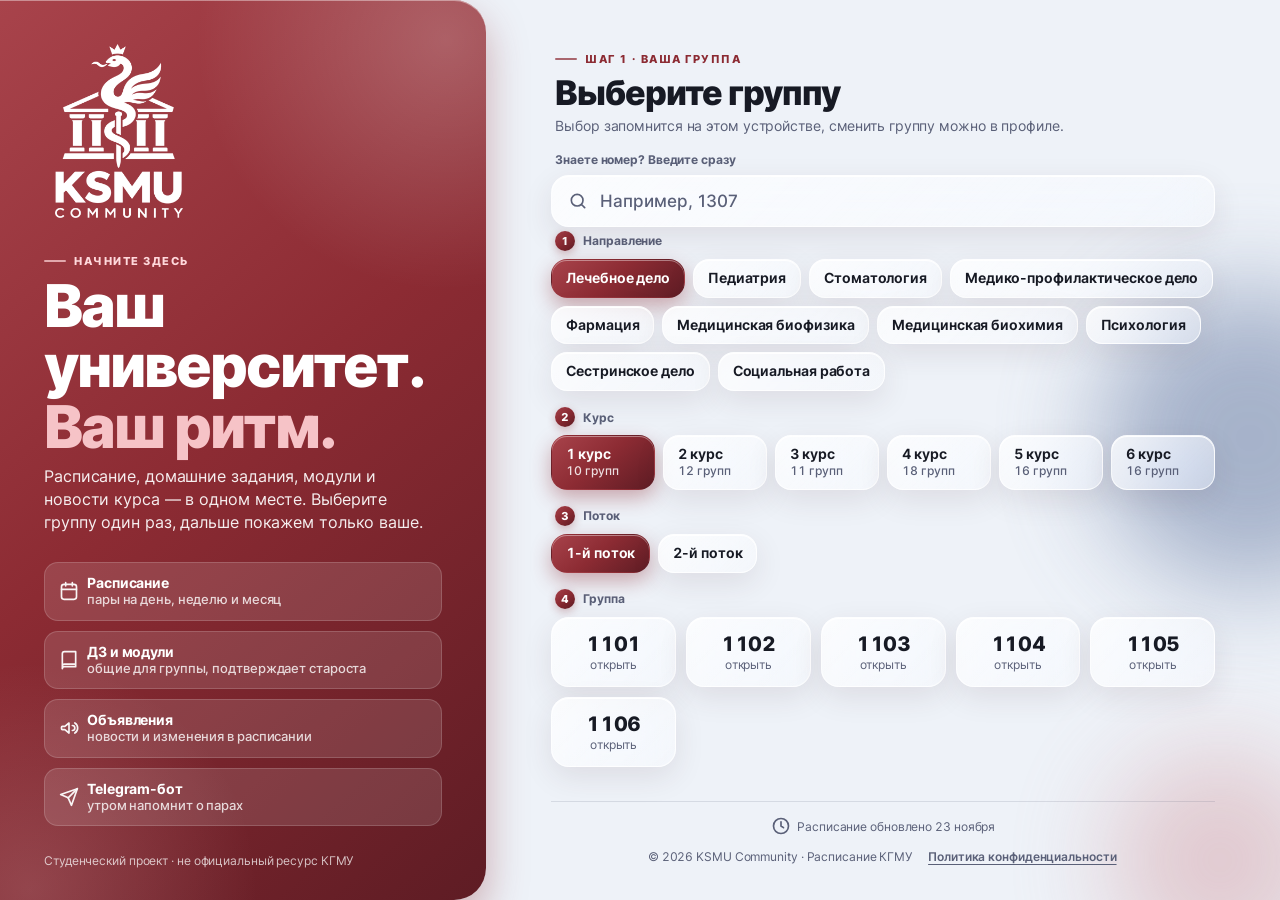
<file: index.html>
<!DOCTYPE html>

<html lang="ru">
<head>
<meta charset="utf-8"/>
<!-- CSP: чужие скрипты и отправка данных на чужие сайты запрещены (сессия входа лежит в localStorage) -->
<meta http-equiv="Content-Security-Policy" content="default-src 'self'; script-src 'self' 'unsafe-inline' https://telegram.org; style-src 'self' 'unsafe-inline'; img-src 'self' data: blob: https:; font-src 'self' data:; connect-src 'self' https://aqnpusacmyovveljyqdd.supabase.co https://oauth.telegram.org; frame-src https://oauth.telegram.org https://telegram.org; worker-src 'self'; manifest-src 'self'; object-src 'none'; base-uri 'self'; form-action 'self'"/>
<meta content="width=device-width, initial-scale=1, maximum-scale=1" name="viewport"/>
<meta content="#0f2340" name="theme-color"/>
<title>КГМУ — Расписание занятий</title>
<meta content="Интерактивное расписание КГМУ: все направления, 1–6 курсы. Календарь, ДЗ, модули, циклы." name="description"/>
<meta content="yes" name="apple-mobile-web-app-capable"/>
<meta content="default" name="apple-mobile-web-app-status-bar-style"/>
<meta content="Расписание КГМУ" name="apple-mobile-web-app-title"/>
<meta content="yes" name="mobile-web-app-capable"/>
<link href="./manifest.webmanifest" rel="manifest"/>
<link href="./apple-touch-icon.png" rel="apple-touch-icon"/>
<link href="./img/favicon-32.png" rel="icon" sizes="32x32" type="image/png"/>
<link href="./img/favicon-64.png" rel="icon" sizes="64x64" type="image/png"/>
<script src="./schedule-data.js"></script>
<script>/* расписание только своей группы (data/g/<группа>.js, ~15 КБ) — другие группы догружаются при смене */
(function(){var G=window.KGMU_EMBEDDED_GROUPS||{},L=window.KGMU_LOADED=window.KGMU_LOADED||{},g=null;
try{g=new URLSearchParams(location.search).get('studyGroup')||localStorage.getItem('kgmu-v8-selected-group')}catch(e){}
window.kgGroupSrc=function(id){return './data/g/'+String(id).replace(/[^A-Za-z0-9-]/g,function(c){return 'u'+('000'+c.charCodeAt(0).toString(16)).slice(-4)})+'.js?v='+((window.KGMU_GROUP_V||{})[id]||'')};
window.kgLoadGroup=function(id){return new Promise(function(ok,no){if(L[id])return ok();var s=document.createElement('script');s.src=kgGroupSrc(id);
 s.onload=function(){L[id]?ok():no(Error('нет данных'))};s.onerror=function(){no(Error('не загрузилось'))};document.head.appendChild(s)})};
if(g&&Object.prototype.hasOwnProperty.call(G,g)){document.write('<script src="'+kgGroupSrc(g)+'"><\/script>');
 /* для офлайна: файл своей группы — в кэш kgmu-data (при первом открытии офлайн-кэш ещё не перехватывает запросы) */
 window.addEventListener('load',function(){try{if(!window.caches)return;var u=new URL(kgGroupSrc(g),location.href),k=u.origin+u.pathname;
  caches.open('kgmu-data').then(function(c){return c.match(k).then(function(m){if(!m)return fetch(u).then(function(r){if(r.ok)return c.put(k,r)})})}).catch(function(){})}catch(e){}});}
/* файлы групп, которых больше нет в расписании (прошлый семестр), — из офлайн-кэша долой */
window.addEventListener('load',function(){setTimeout(function(){try{if(!window.caches||Object.keys(G).length<50)return;var keep={};
 Object.keys(G).forEach(function(id){keep[new URL(kgGroupSrc(id),location.href).pathname]=1});
 caches.open('kgmu-data').then(function(c){return c.keys().then(function(ks){ks.forEach(function(r){var p=new URL(r.url).pathname;if(/\/data\/g\//.test(p)&&!keep[p])c.delete(r)})})}).catch(function(){})}catch(e){}},5000)});})();</script>
<link rel="stylesheet" href="./kg-base.css?v=1">
<link rel="stylesheet" href="./kg-app.css?v=92">
<link rel="stylesheet" href="./kg-e.css?v=156">
<link rel="stylesheet" href="./rating.css?v=148">
<style>html.kg-boot body{visibility:hidden}
html.kg-boot::after{content:"";position:fixed;left:50%;top:50%;width:30px;height:30px;margin:-15px 0 0 -15px;border-radius:50%;border:3px solid rgba(140,43,51,.18);border-top-color:#8C2B33;opacity:0;animation:kgBootIn .3s ease 1s forwards,kgBootSpin .8s linear infinite}
@keyframes kgBootIn{to{opacity:1}}@keyframes kgBootSpin{to{transform:rotate(360deg)}}</style>
<script>/* без вспышки старого интерфейса: страница скрыта (с кружком загрузки), пока kg-app.js не соберёт новый (снимает kg-boot).
   Запасной вариант — только если kg-app.js так и не сработал: через 1,5 с после загрузки всех скриптов (load) или через 25 с.
   Раньше был таймер 4 с — на медленной сети он открывал старый интерфейс V8.8 до загрузки kg-app.js. */
(function(){var d=document.documentElement,bg='#EEF2F8';d.classList.add('kg-boot');
try{var h=new URLSearchParams(location.hash.slice(1)),tp=h.get('tgWebAppThemeParams');
if(tp&&(tp=JSON.parse(tp)).bg_color)bg=tp.bg_color;
else{var t=(JSON.parse(localStorage.getItem('kgmu-v8-settings-v1')||'{}')||{}).theme||'system';
if(t==='dark'||(t==='system'&&matchMedia('(prefers-color-scheme: dark)').matches))bg='#0A0B12';}}catch(e){}
d.style.background=bg;window.kgBootDone=function(){d.classList.remove('kg-boot');d.style.background='';};
setTimeout(window.kgBootDone,25000);addEventListener('load',function(){setTimeout(window.kgBootDone,1500)});})();</script>
<script>/* дизайн один — E; вариант Apple (?design=apple) удалён, старые записи выбора стираем */
window.KG_DESIGN='e';try{localStorage.removeItem('kgDesign');sessionStorage.removeItem('kgDesign')}catch(e){}</script>
<script>/* группа, выбранная вручную, важнее группы из ссылки бота */try{var u=new URL(location.href),g=u.searchParams.get("studyGroup"),o=JSON.parse(localStorage.getItem("kg-group-override")||"null");window.KG_URL_GROUP=g;if(g&&o&&o.from===g&&o.to&&o.to!==g){u.searchParams.set("studyGroup",o.to);history.replaceState(null,"",u);}else if(g&&o&&o.from!==g){localStorage.removeItem("kg-group-override");}}catch(e){}</script>
<style>.data-tools{display:none}body.kg-admin .data-tools{display:block}</style>
</head>
<body>
<!-- служебный контейнер: блоки календаря и «Инструментов» kg-app.js переносит на свои экраны; сам он не показывается -->
<div hidden="" id="appRoot">
<section class="calendar-day-panel" id="calendarDayPanel">
<h2 class="panel-date" id="detailDate">Выбранный день</h2>
<p class="panel-sub" id="detailSubtitle"></p>
<div class="panel-section-title">Занятия в этот день</div>
<div id="detailLessons"></div>
<div class="panel-section-title">Модули и домашние задания</div>
<div class="entries" id="detailEntries"></div>
<div class="panel-tools">
<button class="action-red" id="addModule" type="button">＋ Модуль</button>
<button id="addHomework" type="button">＋ ДЗ</button>
</div><div class="panel-section-title">Отмены, переносы и замены</div><div class="entries" id="detailOverrides"></div><div class="panel-tools"><button class="change-action kg-editor-only" id="addChange" type="button">＋ Добавить изменение занятия</button></div><form class="editor" hidden="" id="changeEditor">
<h3>Отмена, перенос или изменение пары</h3>
<p class="field-help">Изменение относится только к выбранной дате и не меняет расписание других недель.</p>
<div class="editor-grid">
<div class="form-field full"><label for="changeLesson">Занятие</label><select id="changeLesson" required=""></select></div>
<div class="form-field"><label for="changeKind">Что произошло?</label><select id="changeKind"><option value="cancel">Отмена занятия</option><option value="move">Перенос</option><option value="change">Замена преподавателя / аудитории / времени</option></select></div>
<div class="form-field"><label for="changeSource">Источник информации</label><select id="changeSource"><option>Не указан</option><option>Сообщение преподавателя</option><option>Сообщение старосты</option><option>Информация деканата</option><option>Другое</option></select></div>
<div class="change-editor-fields full" hidden="" id="changeFields">
<div class="form-field" id="changeTargetWrap"><label for="changeNewDate">Новая дата</label><input id="changeNewDate" type="date"/></div>
<div class="form-field"><label for="changeNewStart">Новое время начала</label><input id="changeNewStart" type="time"/></div>
<div class="form-field"><label for="changeNewEnd">Новое время окончания</label><input id="changeNewEnd" type="time"/></div>
<div class="form-field"><label for="changeNewPlace">Новая аудитория / адрес</label><input id="changeNewPlace" maxlength="200" placeholder="Например, УЛК №2, ауд. 215"/></div>
<div class="form-field"><label for="changeNewTeacher">Новый преподаватель</label><input id="changeNewTeacher" maxlength="140" placeholder="Фамилия И.О."/></div>
</div>
<div class="form-field full"><label for="changeComment">Комментарий</label><textarea id="changeComment" maxlength="700" placeholder="Почему изменено или что необходимо знать" rows="2"></textarea></div>
<div class="form-field full"><label class="checkbox-label"><input id="changeVerified" type="checkbox"/> Информация подтверждена (по данным редактора)</label></div>
</div>
<div class="form-field full cloud-save-choice" id="changeCloudWrap" hidden>
 <label class="checkbox-label"><input id="changeCloud" type="checkbox" /> ☁ Опубликовать предварительное изменение для всей группы</label>
</div>
<div class="form-actions"><button class="primary" type="submit">Сохранить изменение</button><button id="cancelChange" type="button">Отмена</button></div>
</form>
<form class="editor" hidden="" id="recordEditor">
<h3 id="editorHeading">Новая запись</h3>
<div class="editor-grid">
<div class="form-field">
<label for="editType">Тип записи</label>
<select id="editType"><option value="homework">Домашнее задание</option><option value="module">Модуль / зачёт</option></select>
</div>
<div class="form-field">
<label for="editSubject">Предмет</label>
<select id="editSubject"></select>
</div>
<div class="form-field full" hidden="" id="customSubjectWrap">
<label for="editCustomSubject">Название предмета</label>
<input id="editCustomSubject" maxlength="100" placeholder="Например, патологическая анатомия" type="text"/>
</div>
<div class="form-field">
<label for="editGroup">Кому относится</label>
<select id="editGroup"><option value="all">Вся группа</option><option value="1">1-я подгруппа</option><option value="2">2-я подгруппа</option></select>
</div>
<div class="form-field">
<label for="editTitle">Тема или название *</label>
<input id="editTitle" maxlength="180" placeholder="Например, модуль по воспалению" required="" type="text"/>
</div>
<div class="form-field full">
<label for="editDetails">Дополнительные сведения</label>
<textarea id="editDetails" maxlength="2500" placeholder="Что выучить, какие страницы, задания или условия зачёта" rows="3"></textarea>
<span class="field-help">Укажите условия зачёта, темы для подготовки или подробности домашнего задания.</span>
</div>
<div class="form-field full" hidden="" id="resourcesField">
<label for="editResources">Материалы для подготовки и ссылки</label>
<textarea id="editResources" maxlength="2200" placeholder="Вопросы к модулю | https://example.org/questions.pdf
Тесты | https://example.org/test
Учебник: главы 4–6" rows="4"></textarea>
<span class="field-help">Для модулей: одна ссылка или материал на строку. Можно указать «Название | https://...». Ссылки должны начинаться с https:// или http://.</span>
</div>
</div>
<div class="form-field full cloud-save-choice" id="editCloudWrap" hidden>
 <label class="checkbox-label"><input id="editCloud" type="checkbox" /> ☁ Опубликовать для всей группы</label>
 <span class="field-help" id="editCloudHint">Без отметки запись остаётся только на устройстве.</span>
</div>
<div class="form-actions">
<button class="primary" type="submit">Сохранить запись</button>
<button id="cancelEdit" type="button">Отмена</button>
</div>
</form>
</section>
<section id="kgToolsSrc">
<div class="settings-section cloud-panel" id="cloudPanel">
 <h3>Аккаунт и синхронизация</h3>
 <p id="cloudStatus" role="status">Подключение…</p>
 <p id="cloudSourceHint">☁ Общие записи доступны всем · 📱 локальные — только на этом устройстве</p>
 <p id="cloudAccount">Чтение общих записей без регистрации</p>
 <p><b id="cloudRoles">Каждый может добавлять ДЗ и модули</b>. Отмены и переносы пар доступны только редакторам.</p>
 <div class="cloud-actions">
  <button type="button" id="cloudRefresh">↻ Обновить общие данные</button>
  <button type="button" id="cloudPublishLocal" disabled>Опубликовать локальные записи группы</button>
  <button type="button" id="cloudLogout" hidden>Выйти</button>
 </div>
 <p class="cloud-warning">ДЗ и модули может публиковать любой студент без регистрации. При первом добавлении Supabase создаёт анонимный ID; он сохраняется только в этом браузере. Автор может править своё, редактор — записи группы. Не публикуйте личные данные. Архив всех групп — в блоке «Архив и файлы записей» ниже. Изменения расписания не являются официальными сообщениями КГМУ.</p>
<div class="settings-section kg-news-admin" id="kgNewsAdmin" hidden>
<h3>Управление объявлениями</h3>
<p>Новость видна на стартовом экране подходящих групп. Можно выбрать отдельную группу, поток, курс, направление или всех пользователей. Только учётная запись глобального администратора может публиковать, редактировать и удалять объявления. Это сообщения студенческого проекта, не официальный канал КГМУ.</p>
<form id="kgNewsForm" class="kg-news-form">
<label class="kg-wide">Заголовок<input id="kgNewsTitle" maxlength="160" placeholder="Например: собрание 3-го курса" required></label>
<label class="kg-wide">Текст сообщения<textarea id="kgNewsBody" maxlength="3000" placeholder="Дата, время, место и подробности…" required></textarea></label>
<label>Категория<select id="kgNewsCategory"><option value="general">Объявление</option><option value="schedule">Изменение расписания</option><option value="event">Мероприятие</option></select></label>
<label>Кому показать<select id="kgNewsScope"><option value="all">Всем группам</option><option value="faculty">Всему направлению</option><option value="course">Курсу направления</option><option value="stream">Потоку курса</option><option value="group">Одной группе</option></select></label>
<label id="kgNewsProgramWrap" hidden>Направление<select id="kgNewsProgram"><option value="lechebnoe">Лечебное дело</option><option value="pediatriya">Педиатрия</option><option value="stomatologiya">Стоматология</option></select></label>
<label id="kgNewsCourseWrap" hidden>Курс<select id="kgNewsCourse"><option value="1">1 курс</option><option value="2">2 курс</option><option value="3">3 курс</option></select></label>
<label id="kgNewsStreamWrap" hidden>Поток<select id="kgNewsStream"><option value="1">1 поток</option><option value="2">2 поток</option></select></label>
<label id="kgNewsGroupWrap" hidden>Группа<select id="kgNewsGroup"></select></label>
<label>Важность<select id="kgNewsPriority"><option value="normal">Обычное</option><option value="important">Важное</option><option value="urgent">Срочное</option></select></label>
<label>Показывать до (необязательно)<input id="kgNewsExpires" type="date"></label>
<label class="kg-wide">Ссылка (необязательно)<input id="kgNewsLink" type="url" placeholder="https://..."></label>
<label class="kg-wide kg-inline"><input id="kgNewsPinned" type="checkbox"> Закрепить выше остальных объявлений</label>
<div class="kg-news-actionrow"><button class="primary" type="submit" id="kgNewsSave">Опубликовать объявление</button><button type="button" id="kgNewsCancelEdit" hidden>Отменить редактирование</button><button type="button" id="kgNewsRefresh">↻ Обновить ленту</button></div>
</form>
<p role="status" id="kgNewsAdminStatus"></p>
<div id="kgNewsManageList"></div>
<div class="kg-backup-actions"><button id="kgCloudBackupAll" type="button">↓ Архив всех общих записей Supabase</button><button id="kgPublishAllLocal" type="button">☁ Опубликовать локальные ДЗ всех групп</button></div>
<p class="kg-backup-note" id="kgBackupStatus">Серверный архив включает ДЗ, модули, изменения занятий и объявления; не включает SQL-схему и учётные записи Auth. Публикуйте локальные записи только после резервной копии.</p>
<div class="settings-section kg-admin-only" id="kgToolsData">
<h3>Архив и файлы записей</h3>
<p>Локальные ДЗ, модули и изменения занятий <b>всех групп этого устройства</b> — одним файлом. Серверные записи Supabase в архив не входят; импорт добавляет новые записи и ничего не стирает.</p>
<div class="kg-backup-actions"><button type="button" id="kgBackupExport">↓ Скачать архив всех групп</button><button type="button" id="kgBackupImport">↑ Импортировать архив</button><input type="file" class="import-file" accept=".json,application/json" id="kgBackupImportFile"></div>
<p class="kg-backup-note">При импорте перед изменениями будет скачана копия прежних локальных записей.</p>
<p>Записи текущей группы можно скачать файлом и отправить в чат — одногруппники загрузят их к себе.</p>
<div class="kg-backup-actions"><button id="exportData" type="button">↓ Скачать записи группы</button><button id="importData" type="button">↑ Загрузить записи</button><input accept="application/json,.json" class="import-file" id="importFile" type="file"/></div>
<p class="kg-backup-note" id="syncNote">При загрузке файла существующие записи обновляются, новые добавляются.</p>
</div>
</section>
</div>

<dialog class="report-dialog" id="reportDialog" aria-labelledby="reportDialogTitle">
<h2 id="reportDialogTitle">Сообщить о проблеме</h2>
<p>Опиши ошибку, скопируй текст и отправь разработчику в Telegram. В тексте уже указаны группа и выбранная дата.</p>
<textarea id="reportMessage" aria-label="Текст сообщения для разработчика"></textarea>
<div class="report-actions"><button type="button" id="reportClose">Закрыть</button><button type="button" id="reportCopy">Скопировать</button><button class="report-primary" type="button" id="reportTelegram">Скопировать и открыть TG</button></div>
</dialog>
<div aria-live="polite" class="toast" hidden="" id="toast" role="status"></div>
<script>
'use strict';
const ALL_GROUPS_EMBEDDED=window.KGMU_EMBEDDED_GROUPS||{};
let ALL_SCHEDULES=ALL_GROUPS_EMBEDDED;
const GROUP_IDS=Object.keys(ALL_GROUPS_EMBEDDED);
const GROUP_STORAGE_KEY='kgmu-v8-selected-group';
let selectedStudyGroup=null;
try{const urlGrp=new URLSearchParams(location.search).get('studyGroup');const grp=urlGrp||localStorage.getItem(GROUP_STORAGE_KEY);if(GROUP_IDS.includes(grp))selectedStudyGroup=grp;}catch(e){}
let EVENT_DATA=ALL_SCHEDULES[selectedStudyGroup||'1307'];
const VENUE_INFO={"ГУК":["КГМУ · главный учебный корпус (ГУК)","Казань, ул. Бутлерова, 49","https://kazangmu.ru/sveden/common/"],"ГАУЗ «Городская поликлиника №21»":["Студенческая поликлиника №21","Казань, Оренбургский тракт, 95","https://kazangmu.ru/otdely-i-podrazdeleniya/otdel-po-vzaimodejstviyu-s-organami-ispolnitelnoj-vlasti-i-rabotodatelyami/dlya-studentov-kgmu"],"УЛК №2":["КГМУ · учебно-лабораторный корпус №2","Казань, ул. Толстого, 6/30","https://kazangmu.ru/microbiology/6934-zasedanie-snk-30-09-2026"],"НУК":["КГМУ · новый учебный корпус (НУК)","Казань, ул. Бутлерова, 49Б","https://kazangmu.ru/department-of-anesthesiology/6743-organizatsionnoe-sobranie-dlya-ordinatorov-zachislennykh-na-1-god-obucheniya-2026-2028-gg"],"ОСЦ":["КГМУ · оздоровительно-спортивный центр","Казань, ул. Маяковского, 11/7","https://kazangmu.ru/sveden/common/"],"УЛК \"Центр клинической анатомии\"":["КГМУ · Центр клинической анатомии (УЛК №5)","Казань, ул. Горького, 35","https://kazangmu.ru/topographic-anatomy/364-odna-novost"],"ГАУЗ \"Городская больница №11\"":["Городская больница №11","Казань, ул. Максимова, 34/24","https://gb11-kazan.ru/contacts.php"],"ГАУЗ \"Городская клиническая больница №16\"":["Городская клиническая больница №16","Казань, ул. Гагарина, 121","https://clinic16.ru/index.php/kontakty"],"ГАУЗ \"Городская клиническая больница №7":["Городская клиническая больница №7 им. М. Н. Садыкова","Казань, ул. Маршала Чуйкова, 54","https://emckzn.ru/contacts"],"ГАУЗ \"Госпиталь для ветеранов войн":["Госпиталь для ветеранов войн","Казань, ул. Исаева, 5","https://kazangmu.ru/sveden/common/"],"ГАУЗ \"Республиканская клиническая больница":["Республиканская клиническая больница МЗ РТ","Казань, Оренбургский тракт, 138","https://kazangmu.ru/sveden/common/"]};
const STAFF_INFO={"Валеева А.Р.":["Старший преподаватель","https://kazangmu.ru/sveden/employees/pps/31.05.01-lechebnoe-delo_019c2c6a-9cc1-76c0-86b4-3c70fff19161.html"],"Галеев А.К.":["Доцент",null],"Гатиятуллина Л.Л.":["Старший преподаватель",null],"Гильманов А.А.":["Профессор · заведующий кафедрой",null],"Доброквашин С.В.":["Профессор · заведующий кафедрой",null],"Зиганшин А.У.":["Профессор · заведующий кафедрой",null],"Измайлов А.Г.":["Доцент",null],"Исаева Г.Ш.":["Профессор · заведующая кафедрой",null],"Камалова Ф.М.":["Доцент",null],"Маркосян В.А.":["Доцент",null],"Мухутдинова Ф.И.":["Профессор",null],"Овчинников П.Д.":["Ассистент",null],"Овчинникова А.Г.":["Доцент",null],"Петров С.В.":["Профессор",null],"Радченко О.Р.":["Профессор",null],"Растатурина Л.Н.":["Старший преподаватель",null],"Садыкова А.Р.":["Доцент",null],"Скиба И.А.":["Доцент",null],"Скороходкина О.В.":["Профессор · заведующая кафедрой",null],"Тафеева Е.А.":["Профессор",null],"Хазова Е.В.":["Доцент",null],"Хасанов Н.Р.":["Профессор · заведующий кафедрой",null],"Цыплаков Д.Э.":["Профессор",null],"Чумарёв Н.С.":["Ассистент",null]};
function placeInfo(it){
 const loc=it.location||'';
 const key=Object.keys(VENUE_INFO).sort((a,b)=>b.length-a.length).find(k=>loc.startsWith(k));
 if(!key)return null;
 const [name,address,source]=VENUE_INFO[key];return {name,address,source};
}
function staffInfo(it){return STAFF_INFO[it.teacher||'']?.[0]||'';}
function mapLink(address){return 'https://yandex.ru/maps/?text='+encodeURIComponent(address);}

const DAYS=['Понедельник','Вторник','Среда','Четверг','Пятница','Суббота','Воскресенье'];
const SEM=window.KGMU_SEM=Object.assign({title:'Осень 2026/27',week1:'2026-08-31',weeks:18},window.KGMU_SEMESTER||{});function semDate(){const p=SEM.week1.split('-').map(Number);return new Date(p[0],p[1]-1,p[2],12);}let INITIAL=semDate();const now=new Date();
const params=new URLSearchParams(location.search);
const SETTINGS_KEY='kgmu-v8-settings-v1';
let userPreferences={theme:'system',group:'all',subgroups:{}};
try{const p=JSON.parse(localStorage.getItem(SETTINGS_KEY)||localStorage.getItem('kgmu1307-settings-v1')||'{}');if(p&&typeof p==='object'){
  if(p.subgroups&&typeof p.subgroups==='object')userPreferences.subgroups=p.subgroups;
  if(['system','light','dark'].includes(p.theme))userPreferences.theme=p.theme;
  if(['all','1','2'].includes(p.group))userPreferences.group=p.group;
}}catch(e){}
function savePreferences(){try{localStorage.setItem(SETTINGS_KEY,JSON.stringify(userPreferences));}catch(e){}}
function resolvedTheme(){return userPreferences.theme==='system'?(window.matchMedia&&matchMedia('(prefers-color-scheme: dark)').matches?'dark':'light'):userPreferences.theme;}
function applyTheme(){const dark=resolvedTheme()==='dark';document.documentElement.dataset.theme=dark?'dark':'light';
  const meta=document.querySelector('meta[name="theme-color"]');if(meta)meta.content=dark?'#0e1b2b':'#102642';
}
applyTheme();
try{if(window.matchMedia){const mq=matchMedia('(prefers-color-scheme: dark)');mq.addEventListener?.('change',()=>{if(userPreferences.theme==='system')applyTheme();});}}catch(e){}
function kazanTodayKey(){
 const parts=new Intl.DateTimeFormat('en-GB',{timeZone:'Europe/Moscow',year:'numeric',month:'2-digit',day:'2-digit'}).formatToParts(new Date());
 const get=k=>parts.find(p=>p.type===k).value;
 return get('year')+'-'+get('month')+'-'+get('day');
}
function kazanClockMinutes(){
 const parts=new Intl.DateTimeFormat('en-GB',{timeZone:'Europe/Moscow',hour:'2-digit',minute:'2-digit',hourCycle:'h23'}).formatToParts(new Date());
 const get=k=>Number(parts.find(p=>p.type===k).value);
 return get('hour')*60+get('minute');
}
function weekFromToday(){return Math.max(1,Math.min(SEM.weeks,dateWeek(kazanTodayKey())));}
let week=Number(params.get('week'))||weekFromToday();week=Math.max(1,Math.min(SEM.weeks,week));
let group=params.get('group')||(selectedStudyGroup&&userPreferences.subgroups[selectedStudyGroup])||userPreferences.group||'all';if(!['all','1','2'].includes(group))group='all';
const $=id=>document.getElementById(id);
const shortDate=d=>new Intl.DateTimeFormat('ru-RU',{day:'numeric',month:'long'}).format(d);
const ddmm=d=>new Intl.DateTimeFormat('ru-RU',{day:'2-digit',month:'2-digit'}).format(d);
function dayDate(w,di){const dt=new Date(INITIAL);dt.setDate(dt.getDate()+(w-1)*7+di);return dt;}
function filtered(w,di){const date=dateISO(dayDate(w,di));return EVENT_DATA.filter(e=>e.day===di&&e.weeks.includes(w)&&(!e.dateStart||(date>=e.dateStart&&date<=e.dateEnd))&&(e.subgroup===null||group==='all'||e.subgroup===group))}
function baseSlots(w,di){const out=new Map();for(const e of filtered(w,di)){const key=e.row+'_'+e.start+'_'+e.end;if(!out.has(key))out.set(key,[]);out.get(key).push(e);}return [...out.values()].sort((a,b)=>a[0].start.localeCompare(b[0].start)||a[0].row-b[0].row)}
function eventId(e){return [e.day,e.row,e.start,e.fullSubject,e.subgroup||'all',e.weekSpec,e.teacher].join('~');}
function getDateChange(e,key){return (typeof amendments!=='undefined'?amendments:[]).find(x=>x.date===key&&x.eventId===eventId(e));}
function slots(w,di){
 const key=dateISO(dayDate(w,di)),list=[];
 for(const raw of baseSlots(w,di).flat()){
  const e={...raw};const a=getDateChange(raw,key);
  if(a){e.amendment=a;
   if(a.kind==='cancel'){e.changeFlag='cancel';}
   else if(a.kind==='move'&&a.targetDate&&a.targetDate!==key){e.changeFlag='moved-away';}
   else {e.changeFlag=a.kind==='move'?'move':'change';
    if(a.newStart)e.start=a.newStart;if(a.newEnd)e.end=a.newEnd;
    if(a.newLocation){e.location=a.newLocation;e.shortLocation=a.newLocation;}
    if(a.newTeacher)e.teacher=a.newTeacher;
   }
  }
  list.push(e);
 }
 for(const a of (typeof amendments!=='undefined'?amendments:[])){
  if(a.kind!=='move'||a.targetDate!==key||a.date===key)continue;
  const raw=EVENT_DATA.find(e=>eventId(e)===a.eventId);
  if(!raw||!(raw.subgroup===null||group==='all'||raw.subgroup===group))continue;
  list.push({...raw,start:a.newStart||raw.start,end:a.newEnd||raw.end,teacher:a.newTeacher||raw.teacher,
   location:a.newLocation||raw.location,shortLocation:a.newLocation||raw.shortLocation,
   changeFlag:'moved-in',amendment:a,row:raw.row+1000});
 }
 const out=new Map();for(const e of list){const k=[e.start,e.end,e.row,e.changeFlag||'normal',e.amendment?.id||''].join('|');if(!out.has(k))out.set(k,[]);out.get(k).push(e);}
 return [...out.values()].sort((a,b)=>a[0].start.localeCompare(b[0].start)||a[0].row-b[0].row);
}
function kgConfirm(text){return window.confirm(window.kgTranslateLabel ? window.kgTranslateLabel(text) : text);}
function esc(t){return String(t||'').replace(/[&<>\"']/g,k=>({'&':'&amp;','<':'&lt;','>':'&gt;','\"':'&quot;',"'":'&#39;'}[k]));}
function subjTitle(s){return s.replace(/ [12] подгр\.$/,'').replace(/ \{гр\.[^}]+\}/,'');}
function renderResources(raw){
 if(!raw||!String(raw).trim())return '';
 let html='<div class="resource-intro">Материалы и ссылки для подготовки</div><ul class="resource-list" translate="no">';
 for(const item of String(raw).split(/\r?\n/).map(s=>s.trim()).filter(Boolean).slice(0,20)){
  const parts=item.split(/\s+\|\s+/),possible=parts.length>1?parts.slice(1).join(' | ').trim():item;
  let validURL='';try{const url=new URL(possible);if(['https:','http:'].includes(url.protocol))validURL=url.href;}catch(e){}
  const label=parts.length>1?parts[0].trim():possible;
  html+='<li>'+(validURL?'<a target="_blank" rel="noopener noreferrer" href="'+esc(validURL)+'">↗ '+esc(label||validURL)+'</a>':'<span class="resource-text">'+esc(item)+'</span>')+'</li>';
 }
 return html+'</ul>';
}
function render(){
 if(activeView==='calendar'){renderCalendar();renderDayDetail();}
 try{const u=new URL(location.href);u.searchParams.set('week',week);u.searchParams.set('group',group);history.replaceState(null,'',u)}catch(err){}
}

/* Calendar & assignments store — all records are local and user-created. */
let STORE_KEY='kgmu-v8-notes-'+(selectedStudyGroup||'1307');
let NOTES_OLD_KEY='kgmu1307-notes-v1';
let notes=[];
let amendments=[];
function storageNotesKey(){return 'kgmu-v8-notes-'+selectedStudyGroup;}
function storageChangeKey(){return 'kgmu-v8-changes-'+selectedStudyGroup;}
function loadGroupData(gr){
 notes=[];amendments=[];STORE_KEY=storageNotesKey();
 try{let raw=localStorage.getItem(STORE_KEY);
   if(raw===null&&gr==='1307')raw=localStorage.getItem(NOTES_OLD_KEY);
   const v=JSON.parse(raw||'[]');if(Array.isArray(v))notes=v.filter(validNote).map(sanitizeNote);
 }catch(err){console.warn('Ошибка данных заметок',err);}
 try{const v=JSON.parse(localStorage.getItem(storageChangeKey())||'[]');if(Array.isArray(v))amendments=v.filter(validAmendment).map(sanitizeAmendment);}catch(e){}
}
function persistAmendments(){try{localStorage.setItem(storageChangeKey(),JSON.stringify(amendments.filter(a=>!a._remote)));return true;}catch(e){toast('Не удалось сохранить изменение');return false;}}
function validAmendment(o){return o&&typeof o.id==='string'&&typeof o.eventId==='string'&&/^\d{4}-\d{2}-\d{2}$/.test(o.date||'')&&['cancel','move','change'].includes(o.kind);}
function sanitizeAmendment(a){return {id:String(a.id).slice(0,100),eventId:String(a.eventId).slice(0,600),date:a.date,kind:a.kind,targetDate:String(a.targetDate||''),newStart:String(a.newStart||''),newEnd:String(a.newEnd||''),newLocation:String(a.newLocation||'').slice(0,200),newTeacher:String(a.newTeacher||'').slice(0,140),comment:String(a.comment||'').slice(0,700),source:String(a.source||'Не указан').slice(0,150),verified:!!a.verified};}

let activeView='today';
let todayOffset=0;
let searchFilter='all';
let selectedDate=kazanTodayKey();
let visibleMonth=new Date(parseISO(selectedDate).getFullYear(),parseISO(selectedDate).getMonth(),1,12);
let editId=null;
let toastTimeout=null;
const MONTHS=['января','февраля','марта','апреля','мая','июня','июля','августа','сентября','октября','ноября','декабря'];
const LONG_MONTHS=['Январь','Февраль','Март','Апрель','Май','Июнь','Июль','Август','Сентябрь','Октябрь','Ноябрь','Декабрь'];
function dateISO(d){return [d.getFullYear(),String(d.getMonth()+1).padStart(2,'0'),String(d.getDate()).padStart(2,'0')].join('-');}
function parseISO(key){const [y,m,d]=key.split('-').map(Number);return new Date(y,m-1,d,12);}
function prettyDate(key){const d=parseISO(key);return d.getDate()+' '+MONTHS[d.getMonth()]+' '+d.getFullYear()+' г.';}
function dateWeek(key){const d=parseISO(key);const start=Date.UTC(INITIAL.getFullYear(),INITIAL.getMonth(),INITIAL.getDate()),val=Date.UTC(d.getFullYear(),d.getMonth(),d.getDate());return Math.floor((val-start)/604800000)+1;}
function noteRelevant(note){return note.subgroup==='all'||group==='all'||note.subgroup===group;}
function visibleNotes(key){return notes.filter(n=>n.date===key&&noteRelevant(n));}
function validNote(n){return Boolean(n&&typeof n==='object'&&/^\d{4}-\d{2}-\d{2}$/.test(n.date||'')&&['module','homework'].includes(n.type)&&typeof n.title==='string'&&typeof n.subject==='string'&&['all','1','2'].includes(n.subgroup)&&typeof n.id==='string');}
function sanitizeNote(n){return {id:String(n.id).slice(0,100),date:String(n.date),type:n.type,subject:String(n.subject).slice(0,100),subgroup:n.subgroup,title:String(n.title).slice(0,180),details:String(n.details||'').slice(0,2500),resources:n.type==='module'?String(n.resources||'').slice(0,2200):''};}
function persistNotes(){try{localStorage.setItem(STORE_KEY,JSON.stringify(notes.filter(n=>!n._remote)));return true;}catch(err){toast('Не удалось сохранить в памяти браузера. Экспортируйте данные.',true);return false;}}
function toast(message){const el=$('toast');el.textContent=message;el.hidden=false;if(toastTimeout)clearTimeout(toastTimeout);toastTimeout=setTimeout(()=>el.hidden=true,3500);}
function setView(view){
 activeView=view==='calendar'?'calendar':'today';
 if(applyConstructionMode())activeView='today';
 if(activeView==='calendar'){renderCalendar();renderDayDetail();}
 try{const u=new URL(location.href);u.searchParams.set('view',activeView);history.replaceState(null,'',u);}catch(err){}
}

/* V8.5 — transitions only on user-triggered navigation; no extra layout or data changes. */
function motionEnabled(){return !window.matchMedia||!window.matchMedia('(prefers-reduced-motion: reduce)').matches;}
function animateSurface(node, direction=0, stagger=false){
 if(!node||node.hidden||!motionEnabled()||typeof node.animate!=='function')return;
 const dx=direction===0?0:(direction>0?11:-11);
 const options={duration:300,easing:'cubic-bezier(0.22, 1, 0.36, 1)',fill:'none'};
 const frames=[{opacity:.67,transform:`translate3d(${dx}px,5px,0)`},{opacity:1,transform:'translate3d(0,0,0)'}];
 try{
  node.getAnimations().filter(a=>a.effect&&a.effect.getComputedTiming().endTime!==Infinity).forEach(a=>a.cancel());
  node.animate(frames,options);
  if(stagger){
   const children=[...node.children].slice(0,10);
   children.forEach((child,i)=>{if(child.animate)child.animate([
    {opacity:.45,transform:`translate3d(${dx*.5}px,7px,0)`},
    {opacity:1,transform:'translate3d(0,0,0)'}
   ],{duration:270,delay:Math.min(18*i,126),easing:'cubic-bezier(0.22, 1, 0.36, 1)',fill:'none'});});
  }
 }catch(e){}
}

function selectDate(key,scroll=true){selectedDate=key;const d=parseISO(key);visibleMonth=new Date(d.getFullYear(),d.getMonth(),1,12);$('recordEditor').hidden=true;editId=null;renderCalendar();renderDayDetail();if(scroll){const target=$('calendarDayPanel');animateSurface(target,0);target.scrollIntoView({behavior:motionEnabled()?'smooth':'auto',block:'start'});}else{animateSurface($('detailLessons'));}}
function renderCalendar(){} /* месячную сетку рисует kg-app.js (renderCal) */
function dayLessons(key){const d=parseISO(key),w=dateWeek(key),dow=(d.getDay()+6)%7;return w>=1&&w<=SEM.weeks&&dow<6?slots(w,dow):[];}
function renderDayDetail(){
 const dt=parseISO(selectedDate),w=dateWeek(selectedDate),dayName=['Воскресенье',...DAYS][dt.getDay()===0?0:dt.getDay()];
 $('detailDate').textContent=dayName+', '+prettyDate(selectedDate);
 $('detailSubtitle').textContent=(w>=1&&w<=SEM.weeks?'Учебная неделя '+w+' · ':'')+(group==='all'?'Все подгруппы':group+'-я подгруппа');
 const sessions=dayLessons(selectedDate),daynotes=visibleNotes(selectedDate);
 let lessons='';
 for(const s of sessions){const e=s[0],subjects=[...new Set(s.map(v=>subjTitle(v.subject)))];const subnotes=daynotes.filter(n=>subjects.includes(n.subject));
  lessons+='<div class="day-lesson"><div><div class="lesson-title">'+esc(e.start+'–'+e.end+' · '+subjects.join(', '))+'</div>';
  if(e.changeFlag)lessons+='<div class="lesson-notes changed">'+esc(({cancel:'Отменено','moved-away':'Перенесено на другую дату','moved-in':'Перенесено сюда',change:'Изменено',move:'Перенос'}[e.changeFlag]||'Изменено'))+'</div>';
  lessons+='<div class="lesson-meta">'+(e.lessonType==='cycle'?'Цикл · период (точные дни уточняются)':e.lecture?'Лекция':'Практика')+' · '+s.map(x=>esc((x.subgroup?x.subgroup+' п/гр · ':'')+(x.shortLocation||x.location))).join(' / ')+'</div>';
  if(e.lessonType==='cycle')lessons+='<div class="cycle-calendar-note">Период: '+esc(e.cycleRange||'')+' · точные дни занятий не указаны в исходном файле.</div>'; 
  for(const it of s){const p=placeInfo(it);lessons+='<div class="day-lesson-person">'+(it.subgroup?esc(it.subgroup)+'-я подгруппа · ':'')+(it.teacher?esc(it.teacher)+(staffInfo(it)?' · '+esc(staffInfo(it)):''):'Преподаватель не указан')+'</div>';
   if(p)lessons+='<div class="day-lesson-place">📍 '+esc(p.address)+' · <a href="'+esc(mapLink(p.address))+'" target="_blank" rel="noopener noreferrer">На карте</a></div>';}

  if(subnotes.some(n=>n.type==='module'))lessons+='<div class="lesson-notes">🚩 Модуль / зачёт</div>';
  if(subnotes.some(n=>n.type==='homework'))lessons+='<div class="lesson-meta">📘 Есть домашнее задание</div>';
  lessons+='</div><button class="small-btn" type="button" data-add-subject="'+esc(subjects[0])+'" aria-label="Добавить запись для предмета">＋</button></div>';
 }
 $('detailLessons').innerHTML=lessons||'<div class="inline-empty">По исходному расписанию занятий на этот день нет. Записи о ДЗ и зачётах всё равно можно добавить.</div>';
 const sorted=daynotes.sort((a,b)=>(a.type==='module'?-1:1)-(b.type==='module'?-1:1)||a.subject.localeCompare(b.subject));
 let cards='';for(const n of sorted){
  const isModule=n.type==='module';
  cards+='<div class="entry '+n.type+'"><div class="entry-top"><div><div class="entry-title">'+(isModule?'🚩 МОДУЛЬ / ЗАЧЁТ: ':'📘 ДЗ: ')+'<span translate="no">'+esc(n.title)+'</span></div><div class="entry-sub"><span translate="no">'+esc(n.subject)+'</span>'+(n.subgroup!=='all'?' · '+n.subgroup+'-я подгруппа':' · вся группа')+(typeof cloudShowRecordSource==='function'?cloudShowRecordSource(n):'')+'</div></div>'+noteControls(n)+'</div>';
  if(n.details)cards+='<div class="entry-desc" translate="no">'+esc(n.details)+'</div>';
  if(isModule&&n.resources)cards+=renderResources(n.resources);
  if(isModule)cards+='<button type="button" class="ics-button" data-ics="'+esc(n.id)+'">＋ В календарь телефона (.ics)</button>';
  cards+='</div>';
 }
 $('detailEntries').innerHTML=cards||'<div class="inline-empty">Пока нет записей о модулях или домашних заданиях. Добавьте первую запись для этой даты.</div>';
 renderDayChanges();
}
/* «Изменить» — правка напрямую или заявка старосте; «×» — только староста/админ (или своя неподтверждённая) */
function noteControls(n){
 const mode=typeof cloudNoteEditMode==='function'?cloudNoteEditMode(n):'direct';
 const del=typeof cloudCanDeleteNote!=='function'||cloudCanDeleteNote(n);
 if(!mode&&!del)return '';
 return '<div class="entry-controls">'+(mode?'<button class="small-btn" type="button" data-edit="'+esc(n.id)+'">'+(mode==='request'?'Предложить правку':'Изменить')+'</button>':'')+(del?'<button class="small-btn" type="button" data-delete="'+esc(n.id)+'" aria-label="Удалить">×</button>':'')+'</div>';
}
function editorSubjects(){
 const subjs=new Set(dayLessons(selectedDate).flat().map(e=>subjTitle(e.subject)));
 // Existing notes can reference a course that is not on the day's schedule.
 visibleNotes(selectedDate).forEach(n=>subjs.add(n.subject));
 const el=$('editSubject');el.innerHTML=[...subjs].sort((a,b)=>a.localeCompare(b,'ru')).map(s=>'<option value="'+esc(s)+'">'+esc(s)+'</option>').join('')+'<option value="__other__">Другой предмет…</option>';
}
function updateCustomSubject(){ $('customSubjectWrap').hidden=$('editSubject').value!=='__other__'; }
function toggleResourcesField(){ $('resourcesField').hidden=$('editType').value!=='module'; }
function openEditor(type='homework',subject=null,id=null){
 editId=id;
 editorSubjects();
 const record=id?notes.find(n=>n.id===id):null;
 $('editType').value=record?record.type:type;
 const selected=record?record.subject:subject;
 if(selected&&[...$('editSubject').options].some(o=>o.value===selected))$('editSubject').value=selected;else $('editSubject').value='__other__';
 $('editCustomSubject').value=selected||'';
 updateCustomSubject();
 $('editGroup').value=record?record.subgroup:(group==='all'?'all':group);
 $('editTitle').value=record?record.title:'';
 $('editDetails').value=record?record.details:'';
 $('editResources').value=record?record.resources||'':'';
 toggleResourcesField();
 $('editorHeading').textContent=record?(record._remote&&typeof cloudNoteEditMode==='function'&&cloudNoteEditMode(record)==='request'?'Предложить правку':'Редактировать запись'):'Новая запись · '+(type==='module'?'модуль / зачёт':'домашнее задание');
 if(record?._remote && typeof cloudNoteEditMode==='function' && !cloudNoteEditMode(record)){toast('Нет прав для изменения этой записи');return;}
 /* если уже есть своя заявка на правку — открываем её значения */
 const myEdit=record?._remote&&typeof cloudMyEdit==='function'?cloudMyEdit(record):null;
 if(myEdit){$('editType').value=myEdit.type;$('editGroup').value=myEdit.subgroup;$('editTitle').value=myEdit.title;$('editDetails').value=myEdit.details;$('editResources').value=myEdit.resources||'';toggleResourcesField();}
 if(typeof cloudPrepareNoteEditor==='function')cloudPrepareNoteEditor(record);
 $('recordEditor').hidden=false;
 $('recordEditor').scrollIntoView({behavior:'smooth',block:'nearest'});
}
function saveEditor(event){
 event.preventDefault();
 const subject=($('editSubject').value==='__other__'?$('editCustomSubject').value:$('editSubject').value).trim();
 const title=$('editTitle').value.trim();
 if(!subject){toast('Укажите предмет');$('editCustomSubject').focus();return;}
 if(!title){toast('Укажите тему или название');$('editTitle').focus();return;}
 let prev=editId?notes.find(n=>n.id===editId):null;
 const record={id:prev?prev.id:'n-'+Date.now()+'-'+Math.random().toString(36).slice(2,9),date:selectedDate,type:$('editType').value,subject,subgroup:$('editGroup').value,title,details:$('editDetails').value.trim(),resources:$('editType').value==='module'?$('editResources').value.trim():''};
 if(typeof cloudShouldSaveNote==='function' && cloudShouldSaveNote(prev)){return cloudSaveNote(record,prev);}
 if(prev?._remote){toast('Нет прав для изменения общей записи');return;}
 if(prev)notes=notes.map(n=>n.id===editId?record:n);else notes.push(record);
 persistNotes();$('recordEditor').hidden=true;editId=null;
 renderDayDetail();renderCalendar();render();toast('Запись сохранена');
}
function deleteEntry(id){const n=notes.find(x=>x.id===id);if(!n)return;if(n._remote && typeof cloudDeleteNote==='function')return cloudDeleteNote(n);if(!kgConfirm('Удалить запись «'+n.title+'»?'))return;notes=notes.filter(x=>x.id!==id);persistNotes();renderDayDetail();renderCalendar();render();toast('Запись удалена');}
function exportRecords(){const payload={format:'kgmu-v8-group-records',version:2,group:selectedStudyGroup,exportedAt:new Date().toISOString(),records:notes,amendments};
 downloadText('kgmu_'+selectedStudyGroup+'_zapisi_'+kazanTodayKey()+'.json',JSON.stringify(payload,null,2),'application/json;charset=utf-8');toast('Файл группы '+selectedStudyGroup+' создан');}
async function importRecords(file){if(!file)return;try{
 const txt=await file.text();if(txt.length>2500000)throw Error('Слишком большой файл');const data=JSON.parse(txt);
 const legacy=data?.format==='kgmu1307-schedule-notes'&&selectedStudyGroup==='1307';
 const modern=data?.format==='kgmu-v8-group-records'&&data.group===selectedStudyGroup;
 if(!legacy&&!modern)throw Error('Файл относится к другой группе или версии');
 if(!Array.isArray(data.records)||data.records.length>4000||!data.records.every(validNote))throw Error('Ошибка формата записей');
 const incomingChanges=modern&&Array.isArray(data.amendments)?data.amendments:[];
 if(incomingChanges.length>2000||!incomingChanges.every(validAmendment))throw Error('Ошибка формата изменений');
 if(!kgConfirm('Загрузить '+data.records.length+' записей для '+selectedStudyGroup+'? Совпадающие записи обновятся.'))return;
 const merged=new Map(notes.map(n=>[n.id,n]));for(const n of data.records.map(sanitizeNote))merged.set(n.id,n);
 notes=[...merged.values()];const mergedAm=new Map(amendments.map(x=>[x.id,x]));for(const a of incomingChanges.map(sanitizeAmendment))mergedAm.set(a.id,a);amendments=[...mergedAm.values()];
 persistNotes();persistAmendments();renderCalendar();renderDayDetail();render();toast('Записи для группы '+selectedStudyGroup+' загружены');
 }catch(err){toast('Ошибка загрузки: '+err.message);}finally{$('importFile').value='';}}
function downloadText(name,text,type){const blob=new Blob([text],{type});const u=URL.createObjectURL(blob);const a=document.createElement('a');a.href=u;a.download=name;document.body.appendChild(a);a.click();a.remove();setTimeout(()=>URL.revokeObjectURL(u),2000);}

/* Homepage — reads the same notes and timetable data as calendar/week views. */
function minutesFromTime(s){const a=s.split(':').map(Number);return a[0]*60+a[1];}
function formatNoteGroup(n){return n.subgroup==='all'?'Вся группа':n.subgroup+'-я подгруппа';}

function renderToday(){}

function setGroup(nextGroup){
 if(!['all','1','2'].includes(nextGroup))return;
 group=nextGroup;userPreferences.group=nextGroup;userPreferences.subgroups[selectedStudyGroup]=nextGroup;savePreferences();render();renderSettings();
 if(activeView==='search')renderSearch();
}
function renderSettings(){applyTheme();}
window.kgSetTheme=function(t){if(!['system','light','dark'].includes(t))return;userPreferences.theme=t;savePreferences();applyTheme();};
function renderSearch(){}
function initializeCalendar(){
 $('addChange').addEventListener('click',()=>openChangeEditor());
 $('cancelChange').addEventListener('click',()=>{$('changeEditor').hidden=true;});
 $('changeEditor').addEventListener('submit',saveChangeEditor);
 $('changeKind').addEventListener('change',toggleChangeFields);
 $('detailOverrides').addEventListener('click',e=>{const b=e.target.closest('[data-delete-change]');if(b)deleteChange(b.dataset.deleteChange);});
 document.addEventListener('click',e=>{const b=e.target.closest('[data-ics]');if(b){e.preventDefault();e.stopPropagation();exportICS(b.dataset.ics);}});
 $('detailLessons').addEventListener('click',e=>{const b=e.target.closest('[data-add-subject]');if(b)openEditor('homework',b.dataset.addSubject);});
 $('addModule').addEventListener('click',()=>openEditor('module'));
 $('addHomework').addEventListener('click',()=>openEditor('homework'));
 $('editSubject').addEventListener('change',updateCustomSubject);
 $('editType').addEventListener('change',toggleResourcesField);
 $('cancelEdit').addEventListener('click',()=>{$('recordEditor').hidden=true;editId=null;});
 $('recordEditor').addEventListener('submit',saveEditor);
 $('detailEntries').addEventListener('click',e=>{const d=e.target.closest('[data-delete]'),ed=e.target.closest('[data-edit]');if(d)deleteEntry(d.dataset.delete);else if(ed)openEditor('homework',null,ed.dataset.edit);});
 $('exportData').addEventListener('click',exportRecords);
 $('importData').addEventListener('click',()=>$('importFile').click());
 $('importFile').addEventListener('change',e=>importRecords(e.target.files[0]));
 // Open calendar if explicitly requested via URL, while preserving week navigation.
 if(params.get('view')==='calendar')setView('calendar');
 renderSettings();
}

/* V8: multi-group shell, calendar exports, per-day corrections. */
const PROGRAM_CONFIG=window.KGMU_PROGRAMS||{"lechebnoe":{"label":"Лечебное дело","courses":{"1":{"1":["1101","1102","1103","1104","1105","1106"],"2":["1107","1108","1109","1110и"]},"2":{"1":["1201","1202","1203","1204","1205","1206"],"2":["1207","1208","1209","1210","1211и","1212и"]},"3":{"1":["1301","1302","1303","1304","1305","1306"],"2":["1307","1308","1309","1310и","1311и"]}}},"pediatriya":{"label":"Педиатрия","courses":{"1":{"1":["2101","2102","2103","2104"],"2":["2105","2106","2107"]},"2":{"1":["2201","2202","2203","2204","2205"],"2":["2206","2207","2208и","2209и"]},"3":{"1":["2301","2302","2303","2304"],"2":["2305","2306","2307","2308и"]}}},"stomatologiya":{"label":"Стоматология","courses":{"1":{"1":["4101","4102","4103","4104"],"2":["4105","4106","4107и"]},"2":{"1":["4201","4202","4203","4204"],"2":["4205","4206","4207и","4208и"]},"3":{"1":["4301","4302","4303","4304","4305","4306"],"2":["4307","4308","4309","4310","4311","4312и"]}}}};
const GROUP_INFO=Object.assign({"1101":{"program":"lechebnoe","course":"1","stream":"1","source":"o_26-27_lech_1.xlsx","signed":"2026-08-20","hasCycles":false},"1102":{"program":"lechebnoe","course":"1","stream":"1","source":"o_26-27_lech_1.xlsx","signed":"2026-08-20","hasCycles":false},"1104":{"program":"lechebnoe","course":"1","stream":"1","source":"o_26-27_lech_1.xlsx","signed":"2026-08-20","hasCycles":false},"1105":{"program":"lechebnoe","course":"1","stream":"1","source":"o_26-27_lech_1.xlsx","signed":"2026-08-20","hasCycles":false},"1106":{"program":"lechebnoe","course":"1","stream":"1","source":"o_26-27_lech_1.xlsx","signed":"2026-08-20","hasCycles":false},"1107":{"program":"lechebnoe","course":"1","stream":"2","source":"o_26-27_lech_1.xlsx","signed":"2026-08-20","hasCycles":false},"1108":{"program":"lechebnoe","course":"1","stream":"2","source":"o_26-27_lech_1.xlsx","signed":"2026-08-20","hasCycles":false},"1109":{"program":"lechebnoe","course":"1","stream":"2","source":"o_26-27_lech_1.xlsx","signed":"2026-08-20","hasCycles":false},"1110и":{"program":"lechebnoe","course":"1","stream":"2","source":"o_26-27_lech_1.xlsx","signed":"2026-08-20","hasCycles":false},"1201":{"program":"lechebnoe","course":"2","stream":"1","source":"o_26-27_lech_2.xlsx","signed":"2026-08-20","hasCycles":false},"1202":{"program":"lechebnoe","course":"2","stream":"1","source":"o_26-27_lech_2.xlsx","signed":"2026-08-20","hasCycles":false},"1204":{"program":"lechebnoe","course":"2","stream":"1","source":"o_26-27_lech_2.xlsx","signed":"2026-08-20","hasCycles":false},"1205":{"program":"lechebnoe","course":"2","stream":"1","source":"o_26-27_lech_2.xlsx","signed":"2026-08-20","hasCycles":false},"1206":{"program":"lechebnoe","course":"2","stream":"1","source":"o_26-27_lech_2.xlsx","signed":"2026-08-20","hasCycles":false},"1207":{"program":"lechebnoe","course":"2","stream":"2","source":"o_26-27_lech_2.xlsx","signed":"2026-08-20","hasCycles":false},"1208":{"program":"lechebnoe","course":"2","stream":"2","source":"o_26-27_lech_2.xlsx","signed":"2026-08-20","hasCycles":false},"1209":{"program":"lechebnoe","course":"2","stream":"2","source":"o_26-27_lech_2.xlsx","signed":"2026-08-20","hasCycles":false},"1210":{"program":"lechebnoe","course":"2","stream":"2","source":"o_26-27_lech_2.xlsx","signed":"2026-08-20","hasCycles":false},"1211и":{"program":"lechebnoe","course":"2","stream":"2","source":"o_26-27_lech_2.xlsx","signed":"2026-08-20","hasCycles":false},"1212и":{"program":"lechebnoe","course":"2","stream":"2","source":"o_26-27_lech_2.xlsx","signed":"2026-08-20","hasCycles":false},"1301":{"program":"lechebnoe","course":"3","stream":"1","source":"o_26-27_lech_3.xlsx","signed":"2026-08-20","hasCycles":false},"1302":{"program":"lechebnoe","course":"3","stream":"1","source":"o_26-27_lech_3.xlsx","signed":"2026-08-20","hasCycles":false},"1303":{"program":"lechebnoe","course":"3","stream":"1","source":"o_26-27_lech_3.xlsx","signed":"2026-08-20","hasCycles":false,"development":true},"1304":{"program":"lechebnoe","course":"3","stream":"1","source":"o_26-27_lech_3.xlsx","signed":"2026-08-20","hasCycles":false},"1305":{"program":"lechebnoe","course":"3","stream":"1","source":"o_26-27_lech_3.xlsx","signed":"2026-08-20","hasCycles":false},"1306":{"program":"lechebnoe","course":"3","stream":"1","source":"o_26-27_lech_3.xlsx","signed":"2026-08-20","hasCycles":false},"1307":{"program":"lechebnoe","course":"3","stream":"2","source":"o_26-27_lech_3.xlsx","signed":"2026-08-20","hasCycles":false},"1308":{"program":"lechebnoe","course":"3","stream":"2","source":"o_26-27_lech_3.xlsx","signed":"2026-08-20","hasCycles":false},"1309":{"program":"lechebnoe","course":"3","stream":"2","source":"o_26-27_lech_3.xlsx","signed":"2026-08-20","hasCycles":false},"1310и":{"program":"lechebnoe","course":"3","stream":"2","source":"o_26-27_lech_3.xlsx","signed":"2026-08-20","hasCycles":false},"1311и":{"program":"lechebnoe","course":"3","stream":"2","source":"o_26-27_lech_3.xlsx","signed":"2026-08-20","hasCycles":false},"2101":{"program":"pediatriya","course":"1","stream":"1","source":"o_26-27_ped_1.xlsx","signed":"2026-08-20","hasCycles":false},"2102":{"program":"pediatriya","course":"1","stream":"1","source":"o_26-27_ped_1.xlsx","signed":"2026-08-20","hasCycles":false},"2103":{"program":"pediatriya","course":"1","stream":"1","source":"o_26-27_ped_1.xlsx","signed":"2026-08-20","hasCycles":false},"2104":{"program":"pediatriya","course":"1","stream":"1","source":"o_26-27_ped_1.xlsx","signed":"2026-08-20","hasCycles":false},"2105":{"program":"pediatriya","course":"1","stream":"2","source":"o_26-27_ped_1.xlsx","signed":"2026-08-20","hasCycles":false},"2106":{"program":"pediatriya","course":"1","stream":"2","source":"o_26-27_ped_1.xlsx","signed":"2026-08-20","hasCycles":false},"2107":{"program":"pediatriya","course":"1","stream":"2","source":"o_26-27_ped_1.xlsx","signed":"2026-08-20","hasCycles":false},"2201":{"program":"pediatriya","course":"2","stream":"1","source":"o_26-27_ped_2.xlsx","signed":"2026-08-20","hasCycles":false},"2202":{"program":"pediatriya","course":"2","stream":"1","source":"o_26-27_ped_2.xlsx","signed":"2026-08-20","hasCycles":false},"2203":{"program":"pediatriya","course":"2","stream":"1","source":"o_26-27_ped_2.xlsx","signed":"2026-08-20","hasCycles":false},"2204":{"program":"pediatriya","course":"2","stream":"1","source":"o_26-27_ped_2.xlsx","signed":"2026-08-20","hasCycles":false},"2205":{"program":"pediatriya","course":"2","stream":"1","source":"o_26-27_ped_2.xlsx","signed":"2026-08-20","hasCycles":false},"2206":{"program":"pediatriya","course":"2","stream":"2","source":"o_26-27_ped_2.xlsx","signed":"2026-08-20","hasCycles":false},"2207":{"program":"pediatriya","course":"2","stream":"2","source":"o_26-27_ped_2.xlsx","signed":"2026-08-20","hasCycles":false},"2208и":{"program":"pediatriya","course":"2","stream":"2","source":"o_26-27_ped_2.xlsx","signed":"2026-08-20","hasCycles":false},"2209и":{"program":"pediatriya","course":"2","stream":"2","source":"o_26-27_ped_2.xlsx","signed":"2026-08-20","hasCycles":false},"2301":{"program":"pediatriya","course":"3","stream":"1","source":"o_26-27_ped_3.xlsx","signed":"2026-08-20","hasCycles":false},"2302":{"program":"pediatriya","course":"3","stream":"1","source":"o_26-27_ped_3.xlsx","signed":"2026-08-20","hasCycles":false},"2303":{"program":"pediatriya","course":"3","stream":"1","source":"o_26-27_ped_3.xlsx","signed":"2026-08-20","hasCycles":false},"2304":{"program":"pediatriya","course":"3","stream":"1","source":"o_26-27_ped_3.xlsx","signed":"2026-08-20","hasCycles":false},"2305":{"program":"pediatriya","course":"3","stream":"2","source":"o_26-27_ped_3.xlsx","signed":"2026-08-20","hasCycles":false},"2306":{"program":"pediatriya","course":"3","stream":"2","source":"o_26-27_ped_3.xlsx","signed":"2026-08-20","hasCycles":false},"2307":{"program":"pediatriya","course":"3","stream":"2","source":"o_26-27_ped_3.xlsx","signed":"2026-08-20","hasCycles":false},"2308и":{"program":"pediatriya","course":"3","stream":"2","source":"o_26-27_ped_3.xlsx","signed":"2026-08-20","hasCycles":false},"4101":{"program":"stomatologiya","course":"1","stream":"1","source":"o_26-27_stom_1.xlsx","signed":"2026-08-20","hasCycles":false},"4102":{"program":"stomatologiya","course":"1","stream":"1","source":"o_26-27_stom_1.xlsx","signed":"2026-08-20","hasCycles":false},"4103":{"program":"stomatologiya","course":"1","stream":"1","source":"o_26-27_stom_1.xlsx","signed":"2026-08-20","hasCycles":false},"4104":{"program":"stomatologiya","course":"1","stream":"1","source":"o_26-27_stom_1.xlsx","signed":"2026-08-20","hasCycles":false},"4105":{"program":"stomatologiya","course":"1","stream":"2","source":"o_26-27_stom_1.xlsx","signed":"2026-08-20","hasCycles":false},"4106":{"program":"stomatologiya","course":"1","stream":"2","source":"o_26-27_stom_1.xlsx","signed":"2026-08-20","hasCycles":false},"4107и":{"program":"stomatologiya","course":"1","stream":"2","source":"o_26-27_stom_1.xlsx","signed":"2026-08-20","hasCycles":false},"4201":{"program":"stomatologiya","course":"2","stream":"1","source":"o_26-27_stom_2.xlsx","signed":"2026-08-20","hasCycles":false},"4202":{"program":"stomatologiya","course":"2","stream":"1","source":"o_26-27_stom_2.xlsx","signed":"2026-08-20","hasCycles":false},"4203":{"program":"stomatologiya","course":"2","stream":"1","source":"o_26-27_stom_2.xlsx","signed":"2026-08-20","hasCycles":false},"4204":{"program":"stomatologiya","course":"2","stream":"1","source":"o_26-27_stom_2.xlsx","signed":"2026-08-20","hasCycles":false},"4205":{"program":"stomatologiya","course":"2","stream":"2","source":"o_26-27_stom_2.xlsx","signed":"2026-08-20","hasCycles":false},"4206":{"program":"stomatologiya","course":"2","stream":"2","source":"o_26-27_stom_2.xlsx","signed":"2026-08-20","hasCycles":false},"4207и":{"program":"stomatologiya","course":"2","stream":"2","source":"o_26-27_stom_2.xlsx","signed":"2026-08-20","hasCycles":false},"4208и":{"program":"stomatologiya","course":"2","stream":"2","source":"o_26-27_stom_2.xlsx","signed":"2026-08-20","hasCycles":false},"4301":{"program":"stomatologiya","course":"3","stream":"1","source":"o_26-27_stom_3-5_lekc.xlsx","signed":"2026-08-20","hasCycles":true},"4302":{"program":"stomatologiya","course":"3","stream":"1","source":"o_26-27_stom_3-5_lekc.xlsx","signed":"2026-08-20","hasCycles":true},"4303":{"program":"stomatologiya","course":"3","stream":"1","source":"o_26-27_stom_3-5_lekc.xlsx","signed":"2026-08-20","hasCycles":true},"4304":{"program":"stomatologiya","course":"3","stream":"1","source":"o_26-27_stom_3-5_lekc.xlsx","signed":"2026-08-20","hasCycles":true},"4305":{"program":"stomatologiya","course":"3","stream":"1","source":"o_26-27_stom_3-5_lekc.xlsx","signed":"2026-08-20","hasCycles":true},"4306":{"program":"stomatologiya","course":"3","stream":"1","source":"o_26-27_stom_3-5_lekc.xlsx","signed":"2026-08-20","hasCycles":true},"4307":{"program":"stomatologiya","course":"3","stream":"2","source":"o_26-27_stom_3-5_lekc.xlsx","signed":"2026-08-20","hasCycles":true},"4308":{"program":"stomatologiya","course":"3","stream":"2","source":"o_26-27_stom_3-5_lekc.xlsx","signed":"2026-08-20","hasCycles":true},"4309":{"program":"stomatologiya","course":"3","stream":"2","source":"o_26-27_stom_3-5_lekc.xlsx","signed":"2026-08-20","hasCycles":true},"4310":{"program":"stomatologiya","course":"3","stream":"2","source":"o_26-27_stom_3-5_lekc.xlsx","signed":"2026-08-20","hasCycles":true},"4311":{"program":"stomatologiya","course":"3","stream":"2","source":"o_26-27_stom_3-5_lekc.xlsx","signed":"2026-08-20","hasCycles":true},"4312и":{"program":"stomatologiya","course":"3","stream":"2","source":"o_26-27_stom_3-5_lekc.xlsx","signed":"2026-08-20","hasCycles":true},"1103":{"program":"lechebnoe","course":"1","stream":"1","source":"o_26-27_lech_1.xlsx","signed":"2026-08-20","hasCycles":false,"development":true},"1203":{"program":"lechebnoe","course":"2","stream":"1","source":"o_26-27_lech_2.xlsx","signed":"2026-08-20","hasCycles":false,"development":true}},window.KGMU_GROUP_INFO||{});
const DEV_GROUPS=new Set(window.KGMU_DEV_GROUPS||[]); /* группы без занятий — из schedule-data.js (раньше список был вписан вручную) */
function isDevGroup(id){return DEV_GROUPS.has(String(id||''));}
function studyProgram(g){return GROUP_INFO[String(g)]?.program||'lechebnoe';}
function studyCourse(g){return GROUP_INFO[String(g)]?.course||'3';}
function studyStream(g){return GROUP_INFO[String(g)]?.stream||'1';}
function applyConstructionMode(){
 const dev=isDevGroup(selectedStudyGroup);
 document.body.dataset.devGroup=dev?'1':'0';
 return dev;
}
/* экран выбора группы — в kg-app.js (showGroupPage подменяет эту функцию) */
function showGroupChooser(){document.title='KSMU Community — выбор группы';}
function hideGroupChooser(){if(selectedStudyGroup)document.title='Расписание '+selectedStudyGroup+' — КГМУ';}
function activateStudyGroup(id){
 if(!GROUP_IDS.includes(id))return;
 /* расписание группы ещё не загружено — загрузить и повторить */
 if(window.kgLoadGroup&&!(window.KGMU_LOADED||{})[id]){window.kgPendingGroup=id;kgLoadGroup(id).then(()=>{if(window.kgPendingGroup===id)activateStudyGroup(id);},()=>{if(window.kgPendingGroup===id)toast('Не удалось загрузить расписание группы '+id+' — проверьте интернет');});return;}
 window.kgPendingGroup=id;selectedStudyGroup=id;EVENT_DATA=ALL_SCHEDULES[id];
 try{localStorage.setItem(GROUP_STORAGE_KEY,id);}catch(e){}
 loadGroupData(id);
 group=userPreferences.subgroups[id]||'all';userPreferences.group=group;savePreferences();

 applyConstructionMode();
 selectedDate=kazanTodayKey();visibleMonth=new Date(parseISO(selectedDate).getFullYear(),parseISO(selectedDate).getMonth(),1,12);
 week=weekFromToday();todayOffset=0;
 hideGroupChooser();setView('today');render();renderSettings();
 if(typeof cloudGroupChanged==='function')cloudGroupChanged();
}
function selectStudyGroup(id){activateStudyGroup(id);window.scrollTo(0,0);}
function renderDayChanges(){
 const all=amendments.filter(a=>a.date===selectedDate||a.targetDate===selectedDate);
 $('detailOverrides').innerHTML=all.length?all.map(a=>{
  const e=EVENT_DATA.find(e=>eventId(e)===a.eventId);
  const caption=e?subjTitle(e.subject)+' · '+e.start:'Занятие из предыдущей версии';
  const type={cancel:'ОТМЕНА',move:'ПЕРЕНОС',change:'ИЗМЕНЕНИЕ'}[a.kind]||'ИЗМЕНЕНИЕ';
  return '<div class="change-entry"><div class="change-entry-head"><span class="change-badge '+esc(a.kind)+'">'+esc(type)+'</span><b>'+esc(caption)+'</b><button type="button" class="small-btn" data-delete-change="'+esc(a.id)+'" aria-label="Удалить изменение">×</button></div>'+
   '<div class="change-copy">'+(a.targetDate&&a.targetDate!==a.date?'С '+esc(prettyDate(a.date))+' → '+esc(prettyDate(a.targetDate))+' · ':'')+
   (a.newStart?esc(a.newStart)+(a.newEnd?'–'+esc(a.newEnd):'')+' · ':'')+
   (a.newLocation?'Место: '+esc(a.newLocation)+' · ':'')+'<span translate="no">'+esc(a.comment||'')+'</span></div>'+
   '<div class="change-source">Источник: '+esc(a.source)+(typeof cloudShowAmendmentSource==='function'?cloudShowAmendmentSource(a):'')+' · '+(a.verified?'Подтверждено (по данным редактора)':'Предварительно')+'</div></div>';
 }).join(''):'<div class="inline-empty">Изменений занятий на эту дату пока нет.</div>';
}
function openChangeEditor(){
 const d=parseISO(selectedDate),w=dateWeek(selectedDate),dow=(d.getDay()+6)%7;
 if(w<1||w>SEM.weeks||dow>5){toast('Выберите учебный день внутри семестра');return;}
 const available=baseSlots(w,dow).flat();
 if(!available.length){toast('На выбранную дату в исходном расписании нет занятий');return;}
 $('changeLesson').innerHTML=available.map(e=>'<option value="'+esc(eventId(e))+'">'+esc(e.start+' — '+subjTitle(e.subject)+(e.subgroup?' · '+e.subgroup+'-я подгруппа':''))+'</option>').join('');
 $('changeKind').value='cancel';$('changeNewDate').value=selectedDate;$('changeNewStart').value='';$('changeNewEnd').value='';
 $('changeNewPlace').value='';$('changeNewTeacher').value='';$('changeComment').value='';$('changeSource').value='Не указан';$('changeVerified').checked=false;
 toggleChangeFields();if(typeof cloudPrepareChangeEditor==='function')cloudPrepareChangeEditor();$('changeEditor').hidden=false;$('changeEditor').scrollIntoView({behavior:'smooth',block:'nearest'});
}
function toggleChangeFields(){const kind=$('changeKind').value;$('changeFields').hidden=kind==='cancel';$('changeTargetWrap').hidden=kind!=='move';}
function saveChangeEditor(e){
 e.preventDefault();
 const raw=EVENT_DATA.find(x=>eventId(x)===$('changeLesson').value);
 if(!raw){toast('Не удалось определить занятие');return;}
 const type=$('changeKind').value,target=type==='move'?$('changeNewDate').value:selectedDate;
 if(type==='move'&&(!target||target.length!==10)){toast('Укажите дату переноса');return;}
 if(type==='move'&&(dateWeek(target)<1||dateWeek(target)>SEM.weeks)){toast('В этой версии перенос возможен в пределах '+SEM.weeks+' учебных недель');return;}
 const start=$('changeNewStart').value,end=$('changeNewEnd').value;
 if(start&&end&&minutesFromTime(end)<=minutesFromTime(start)){toast('Время окончания должно быть позже начала');return;}
 const prev=amendments.find(a=>a.date===selectedDate&&a.eventId===eventId(raw)&&(!a._remote||(typeof cloudCanEdit==='function'&&cloudCanEdit())));
 const entry=sanitizeAmendment({id:prev?.id||'c-'+Date.now()+'-'+Math.random().toString(36).slice(2,7),eventId:eventId(raw),date:selectedDate,kind:type,targetDate:target,newStart:start,newEnd:end,
  newLocation:$('changeNewPlace').value.trim(),newTeacher:$('changeNewTeacher').value.trim(),comment:$('changeComment').value.trim(),source:$('changeSource').value,verified:$('changeVerified').checked});
 if(typeof cloudShouldSaveAmendment==='function' && cloudShouldSaveAmendment(prev)){return cloudSaveAmendment(entry,prev);}
 if(prev?._remote){toast('Нет прав для изменения общей записи');return;}
 if(prev)amendments=amendments.map(a=>a.id===prev.id?entry:a);else amendments.push(entry);
 persistAmendments();$('changeEditor').hidden=true;renderCalendar();renderDayDetail();render();toast('Изменение занятия сохранено');
}
function deleteChange(id){const a=amendments.find(a=>a.id===id);if(!a)return;if(a._remote && typeof cloudDeleteAmendment==='function')return cloudDeleteAmendment(a);if(!kgConfirm('Удалить это изменение занятия?'))return;amendments=amendments.filter(x=>x.id!==id);persistAmendments();renderCalendar();renderDayDetail();render();toast('Изменение удалено');}
function icsSafe(s){return String(s||'').replace(/\\/g,'\\\\').replace(/\r\n|\r|\n/g,'\\n').replace(/[\u0000-\u001f\u007f]/g,'').replace(/,/g,'\\,').replace(/;/g,'\\;');}
function exportICS(id){
 const n=notes.find(n=>n.id===id&&n.type==='module');if(!n)return;
 const day=parseISO(n.date);day.setDate(day.getDate()+1);const start=n.date.replace(/-/g,''),end=dateISO(day).replace(/-/g,'');
 const desc='Группа '+selectedStudyGroup+' · '+formatNoteGroup(n)+'\n'+(n.details||'')+'\n'+(n.resources||'');
 const uid=String(id).replace(/[^a-z0-9-]/gi,'')+'-'+selectedStudyGroup+'@kgmu-group-schedule';
 const stamp=new Date().toISOString().replace(/[-:]/g,'').replace(/\.\d{3}/,'');
 const lines=['BEGIN:VCALENDAR','VERSION:2.0','PRODID:-//KGMU Student Schedule//RU','CALSCALE:GREGORIAN','BEGIN:VEVENT','UID:'+uid,'DTSTAMP:'+stamp,'DTSTART;VALUE=DATE:'+start,'DTEND;VALUE=DATE:'+end,'SUMMARY:'+icsSafe('Модуль: '+n.subject+' — '+n.title),'DESCRIPTION:'+icsSafe(desc),'END:VEVENT','END:VCALENDAR'];
 /* В Telegram скачать файл нельзя (WebView показывает текст .ics и выгружает сайт) — открываем страницу-помощник во внешнем браузере */
 if(document.documentElement.classList.contains('kg-in-tg')){
  const ev={t:'Модуль: '+n.subject+' — '+n.title,s:start,e:end,d:desc,u:uid};
  const link=new URL('ics.html',location.href);
  link.searchParams.set('lang',document.documentElement.lang);
  link.hash=encodeURIComponent(JSON.stringify(ev));
  const url=link.href;
  try{if(window.TelegramWebviewProxy)window.TelegramWebviewProxy.postEvent('web_app_open_link',JSON.stringify({url}));else if(window.parent!==window)window.parent.postMessage(JSON.stringify({eventType:'web_app_open_link',eventData:{url}}),'*');else window.open(url,'_blank');}catch(_){window.open(url,'_blank');}
  toast('Открываю браузер, чтобы добавить в календарь');return;
 }
 downloadText('modul_'+selectedStudyGroup+'_'+n.date+'.ics',lines.join('\r\n')+'\r\n','text/calendar;charset=utf-8');
 toast('Файл для календаря создан');
}
function renderModules(){}

/* V8.1: неделя жестом, ссылки на предметы, офлайн-индикация, сообщения об ошибках */
function renderNetworkStatus(e){if(e&&e.type==='offline')toast('Нет интернета — показано сохранённое расписание');}
function webUrlForShare(key,subject){
 if(!/^https?:$/.test(location.protocol))return '';
 const u=new URL(location.origin+location.pathname);
 u.searchParams.set('studyGroup',selectedStudyGroup);
 u.searchParams.set('view','calendar');
 u.searchParams.set('date',key);
 if(subject)u.searchParams.set('subject',subject);
 return u.href;
}
async function shareText(text,url){
 if(navigator.share){try{await navigator.share({title:'Расписание КГМУ',text,url:url||undefined});return;}catch(e){if(e.name==='AbortError')return;}}
 const joined=text+(url?'\n'+url:'');
 try{await navigator.clipboard.writeText(joined);toast('Информация скопирована — можно отправить в чат');}
 catch(e){window.prompt('Скопируйте информацию:',joined);}
}
function reportProblem(){
 const selected=selectedStudyGroup||'не выбрана';
 const day=activeView==='calendar'?selectedDate:dateISO((()=>{const d=parseISO(kazanTodayKey());d.setDate(d.getDate()+todayOffset);return d;})());
 $('reportMessage').value='Ошибка в расписании КГМУ\nГруппа: '+selected+'\nДата: '+day+'\nРаздел: '+(activeView==='calendar'?'Календарь':'Главная')+'\nЧто произошло: ';
 if(typeof $('reportDialog').showModal==='function')$('reportDialog').showModal();else $('reportDialog').setAttribute('open','');
}
async function copyReport(){
 const value=$('reportMessage').value;
 try{await navigator.clipboard.writeText(value);toast('Текст обращения скопирован');return true;}
 catch(e){$('reportMessage').focus();$('reportMessage').select();toast('Выделен текст — скопируйте его вручную');return false;}
}
function initV81(){
 window.addEventListener('online',renderNetworkStatus);
 window.addEventListener('offline',renderNetworkStatus);
 document.addEventListener('click',e=>{
  const lesson=e.target.closest('[data-share-date]');
  if(lesson){e.preventDefault();e.stopPropagation();const date=lesson.dataset.shareDate;const subject=lesson.dataset.shareSubject;
   const text='КГМУ · группа '+selectedStudyGroup+'\n'+prettyDate(date)+' · '+lesson.dataset.shareTime+'\n'+subject;
   shareText(text,webUrlForShare(date,subject));return;
  }
  const moduleBtn=e.target.closest('[data-share-module]');
  if(moduleBtn){e.preventDefault();const n=notes.find(x=>x.id===moduleBtn.dataset.shareModule);if(!n)return;
   const text='🚩 МОДУЛЬ / ЗАЧЁТ · КГМУ '+selectedStudyGroup+'\n'+prettyDate(n.date)+'\n'+n.subject+' — '+n.title+'\n'+(n.details||'')+(n.resources?'\nМатериалы: '+n.resources:'');
   shareText(text,webUrlForShare(n.date,n.subject));return;
  }
  if(e.target.closest('[data-report]'))reportProblem();
 });
 $('reportClose').addEventListener('click',()=>$('reportDialog').close());
 $('reportCopy').addEventListener('click',copyReport);
 $('reportTelegram').addEventListener('click',()=>{
  // Открываем синхронно по клику, затем копируем: большинство браузеров блокируют новые вкладки после await.
  window.open('https://t.me/brainfucker01','_blank','noopener');
  copyReport();
 });
 const urlDate=params.get('date');
 if(selectedStudyGroup&&!isDevGroup(selectedStudyGroup)&&/^\d{4}-\d{2}-\d{2}$/.test(urlDate||'')&&dateISO(parseISO(urlDate))===urlDate){
  setView('calendar');selectDate(urlDate,false);
 }
}

initializeCalendar();
if(selectedStudyGroup){activateStudyGroup(selectedStudyGroup);}else{showGroupChooser(true);}
initV81();
document.addEventListener('visibilitychange',()=>{if(!document.hidden&&selectedStudyGroup){renderToday();renderCalendar();}});

/* После публикации расписание можно менять только в schedule.json.
   Офлайн HTML без этого файла продолжает работать по встроенным данным. */
/* С 9.8 расписание приходит по группам (data/g/<группа>.js, версия в KGMU_GROUP_V) — полный schedule.json (8 МБ)
   сайт больше не скачивает; его читают бот и экспорт. */

if ('serviceWorker' in navigator && (location.protocol === 'https:' || location.hostname === 'localhost' || location.hostname === '127.0.0.1')) {
  window.addEventListener('load', function () {
    navigator.serviceWorker.register('./sw.js').catch(function (err) { console.warn('Офлайн-кэш не активирован:', err); });
  });
}
</script>
<script src="./cloud-sync.js?v=150"></script>
<script src="./community-extras.js?v=149"></script>
<script>/* словарь предметов для английского интерфейса (449 КБ) — только в режиме en; при переключении его догружает kg-language.js */
window.KG_SCHEDULE_EN_SRC='./kg-schedule-en.js?v=149';
(function(){var l=null;try{l=new URLSearchParams(location.search).get('lang');if(l!=='ru'&&l!=='en')l=localStorage.getItem('kg-interface-language');}catch(e){}
if(l==='en')document.write('<script src="'+window.KG_SCHEDULE_EN_SRC+'"><\/script>');})();</script>
<script src="./kg-language.js?v=154"></script>
<script src="./rating.js"></script>
<script src="./rating-ui.js?v=149"></script>
<script src="./kg-app.js?v=155"></script>
</body>
</html>
</file>
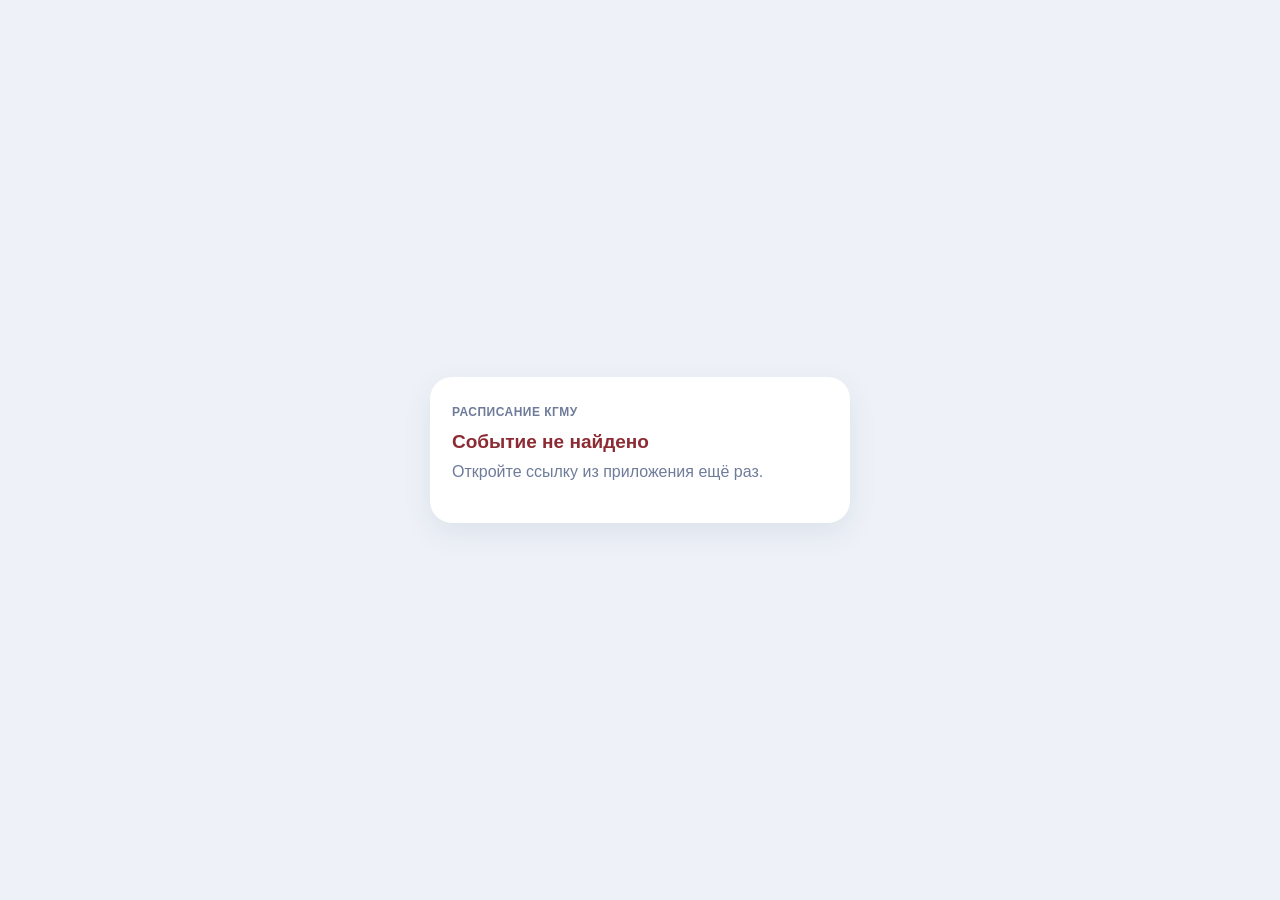
<file: ics.html>
<!doctype html>
<html lang="ru">
<head>
<meta charset="utf-8">
<meta name="viewport" content="width=device-width,initial-scale=1">
<title>В календарь · Расписание КГМУ</title>
<style>
:root{--bg:#EEF2F8;--card:#fff;--ink:#1c2230;--mut:#6E7C9A;--acc:#8C2B33}
@media (prefers-color-scheme:dark){:root{--bg:#0c0e14;--card:#171a23;--ink:#eef0f5;--mut:#9aa6c0;--acc:#b5404a}}
*{box-sizing:border-box}
body{margin:0;min-height:100vh;background:var(--bg);color:var(--ink);font:16px/1.45 -apple-system,BlinkMacSystemFont,"Segoe UI",Inter,Roboto,sans-serif;display:flex;align-items:center;justify-content:center;padding:16px}
main{width:100%;max-width:420px;background:var(--card);border-radius:22px;padding:22px;box-shadow:0 10px 30px rgba(20,30,60,.08)}
small{color:var(--mut);font-weight:600;text-transform:uppercase;letter-spacing:.04em;font-size:12px}
h1{font-size:19px;margin:6px 0 4px}
p{margin:0 0 18px;color:var(--mut);white-space:pre-line}
a.btn,button{display:block;width:100%;border:0;border-radius:14px;padding:14px;margin-top:10px;font:inherit;font-weight:700;text-align:center;text-decoration:none;cursor:pointer}
.pri{background:var(--acc);color:#fff}
.sec{background:transparent;color:var(--acc);border:1.5px solid var(--acc)!important}
.err{color:var(--acc)}
</style>
</head>
<body>
<main id="m"></main>
<script>
(function(){
  var m=document.getElementById('m'),ev=null,lang=new URLSearchParams(location.search).get('lang');
  if(!lang){try{lang=localStorage.getItem('kg-interface-language');}catch(e){}}
  function l(ru,en){return lang==='en'?en:ru;}
  document.documentElement.lang=l('ru','en');
  document.title=l('В календарь · Расписание КГМУ','Add to calendar · KSMU Timetable');
  try{ev=JSON.parse(decodeURIComponent(location.hash.slice(1)));}catch(e){}
  if(!ev||!/^\d{8}$/.test(ev.s||'')||!/^\d{8}$/.test(ev.e||'')){m.innerHTML='<small>'+l('Расписание КГМУ','KSMU Timetable')+'</small><h1 class="err">'+l('Событие не найдено','Event not found')+'</h1><p>'+l('Откройте ссылку из приложения ещё раз.','Open the link from the app again.')+'</p>';return;}
  function esc(s){return String(s||'').replace(/[&<>"]/g,function(c){return{'&':'&amp;','<':'&lt;','>':'&gt;','"':'&quot;'}[c];});}
  function safe(s){return String(s||'').replace(/\\/g,'\\\\').replace(/\r\n|\r|\n/g,'\\n').replace(/[\u0000-\u001f\u007f]/g,'').replace(/,/g,'\\,').replace(/;/g,'\\;');}
  var stamp=new Date().toISOString().replace(/[-:]/g,'').replace(/\.\d{3}/,'');
  var ics=['BEGIN:VCALENDAR','VERSION:2.0','PRODID:-//KGMU Student Schedule//RU','CALSCALE:GREGORIAN','METHOD:PUBLISH','BEGIN:VEVENT',
    'UID:'+String(ev.u||('kgmu-'+ev.s)).replace(/[^\w@.-]/g,''),'DTSTAMP:'+stamp,'DTSTART;VALUE=DATE:'+ev.s,'DTEND;VALUE=DATE:'+ev.e,
    'SUMMARY:'+safe(ev.t),'DESCRIPTION:'+safe(ev.d),'END:VEVENT','END:VCALENDAR'].join('\r\n')+'\r\n';
  var d=ev.s.slice(6,8)+'.'+ev.s.slice(4,6)+'.'+ev.s.slice(0,4);
  var desc=String(ev.d||'').replace(/\n+$/,'');
  var g='https://calendar.google.com/calendar/render?action=TEMPLATE&text='+encodeURIComponent(ev.t||'')+'&dates='+ev.s+'/'+ev.e+'&details='+encodeURIComponent(desc);
  var ios=/iPad|iPhone|iPod/.test(navigator.userAgent)||(navigator.platform==='MacIntel'&&navigator.maxTouchPoints>1);
  /* iPhone открывает событие в Календаре только из файла с сервера (text/calendar) — его отдаёт Edge Function ics */
  var fn='https://aqnpusacmyovveljyqdd.supabase.co/functions/v1/ics?e='+encodeURIComponent(JSON.stringify({t:ev.t,s:ev.s,e:ev.e,d:desc,u:ev.u}));
  m.innerHTML='<small>'+l('Добавить в календарь','Add to calendar')+' · '+d+'</small><h1>'+esc(ev.t)+'</h1><p>'+esc(desc)+'</p>'+
    (ios?'<a class="btn pri" href="'+esc(fn)+'"> '+l('Добавить в Календарь iPhone','Add to iPhone Calendar')+'</a>':'<button type="button" class="pri" id="ics"> '+l('Скачать файл для календаря (.ics)','Download calendar file (.ics)')+'</button>')+
    '<a class="btn sec" href="'+esc(g)+'" target="_blank" rel="noopener"> '+l('Google Календарь','Google Calendar')+'</a>';
  if(!ios)document.getElementById('ics').onclick=function(){
    var u=URL.createObjectURL(new Blob([ics],{type:'text/calendar;charset=utf-8'})),a=document.createElement('a');
    a.href=u;a.download='kgmu_'+ev.s+'.ics';document.body.appendChild(a);a.click();a.remove();setTimeout(function(){URL.revokeObjectURL(u);},4000);
  };
})();
</script>
</body>
</html>
</file>
<file: kg-base.css>
/* KGMU · основа: правила из старой версии V8.8 (встроенный стиль index.html и kg-theme.css), которые ещё нужны
   панели дня календаря, редакторам ДЗ/изменений, «Инструментам», окну «Сообщить о проблеме» и уведомлениям.
   Собрано 24.11.2026 автоматически: оставлены только правила, чьи классы/id есть в разметке или скриптах. */
:root{--bg:#edf3f9;
  --panel:#ffffff;
  --panel-2:#f7faff;
  --ink:#182a45;
  --sub:#6c7d94;
  --line:#dbe5f0;
  --accent:#2f66c5;
  --accent-2:#5d8ee3;
  --deep:#0f2340;
  --deep-2:#15345f;
  --mint:#e8f6f3;
  --mint-ink:#0c7667;
  --shadow:0 12px 32px rgba(17,41,74,.08);
  --shadow-soft:0 6px 18px rgba(17,41,74,.06);
  --radius:20px;}
*{box-sizing:border-box}
html{scroll-behavior:smooth}
body{margin:0;
  background:
    radial-gradient(circle at top left, rgba(93,142,227,.16), transparent 28%),
    radial-gradient(circle at top right, rgba(47,102,197,.11), transparent 25%),
    var(--bg);
  color:var(--ink);
  font-family:system-ui,-apple-system,'Segoe UI',Roboto,Arial,sans-serif;}
.wrap{max-width:1180px;margin:0 auto;padding:20px 18px 48px}
.kicker{font-size:12px;letter-spacing:.14em;text-transform:uppercase;color:#bfd4ea;font-weight:800;margin-bottom:6px}
h1{font-size:clamp(32px,5.2vw,50px);line-height:1.03;margin:0;font-weight:850;letter-spacing:-.03em}
.stat{background:var(--panel);border:1px solid var(--line);box-shadow:var(--shadow-soft);border-radius:18px;padding:14px 16px}
.stat .cap{font-size:11px;letter-spacing:.1em;text-transform:uppercase;color:#6f8198;font-weight:800}
.stat .val{font-size:18px;font-weight:850;margin-top:5px;line-height:1.2}
.stat .sub{font-size:12px;color:#708198;line-height:1.4;margin-top:4px}
select,button{font:inherit;color:#1f314c;
  border:1px solid #ced9e6;background:#fff;
  border-radius:16px;padding:13px 15px;min-height:48px;}
select{width:100%;appearance:auto}
button{cursor:pointer;transition:.18s ease background,.18s ease transform,.18s ease box-shadow}
button:hover{background:#f2f7ff;box-shadow:0 5px 16px rgba(47,102,197,.10)}
button:active{transform:translateY(1px)}
button:focus-visible,select:focus-visible{outline:3px solid #9ec0ff;outline-offset:2px}
.primary{background:linear-gradient(135deg,var(--accent),var(--accent-2));color:#fff;border-color:transparent;font-weight:800}
.primary:hover{background:linear-gradient(135deg,var(--accent),var(--accent-2));filter:brightness(1.03)}
.summary{display:block;margin:16px 0 14px;background:var(--panel);border:1px solid var(--line);border-radius:22px;padding:18px 18px;box-shadow:var(--shadow-soft)}
.grid{display:grid;grid-template-columns:repeat(2,minmax(0,1fr));gap:14px}
.day{background:var(--panel);border:1px solid var(--line);border-radius:22px;overflow:hidden;box-shadow:var(--shadow-soft);min-width:0}
.sessions{padding:8px 12px 12px}
.session{display:grid;grid-template-columns:96px minmax(0,1fr);gap:10px;padding:13px 4px;border-bottom:1px solid #edf2f8}
.session:last-child{border-bottom:0}
.time{font-size:12px;color:#3b5070;font-weight:900;white-space:nowrap;padding-top:3px;letter-spacing:-.02em}
.course{font-size:14px;font-weight:850;line-height:1.38}
.type{display:inline-block;border-radius:8px;font-size:10px;line-height:1;padding:5px 7px;margin-right:7px;background:#e6f0ff;color:#3b63a5;font-weight:900;vertical-align:1px;letter-spacing:.04em}
.extra{font-size:12px;color:#617188;margin-top:5px;line-height:1.48}
.split{font-size:12px;color:#2e425f;margin-top:7px;line-height:1.45;padding:8px 10px;background:#f7fbfb;border:1px solid #e6f0ef;border-radius:12px}
.split strong{font-size:11px;display:inline-block;border-radius:7px;background:#eaf7f4;color:#00796e;padding:3px 6px;margin-right:5px}
.notes{font-size:12px;line-height:1.7;color:#758398;margin-top:18px;padding:0 4px}
.notes b{color:#506279}
@media(max-width:700px){.wrap{padding:14px 12px 36px}
.kicker{font-size:11px;line-height:1.45}
h1{font-size:clamp(28px,8vw,38px)}
.primary{width:100%}
.grid{grid-template-columns:1fr;gap:10px}
.sessions{padding:4px 8px 8px}
.session{grid-template-columns:88px minmax(0,1fr);gap:7px;padding:12px 4px}
.course{font-size:14px}
.time{font-size:11px}}
@media print{body{background:white}
.summary,.notes,.primary{display:none!important}
.wrap{max-width:100%;padding:0}
.kicker{color:#52637b}
h1{font-size:21px;color:var(--ink)}
.grid{grid-template-columns:repeat(2,1fr);gap:5mm}
.day{break-inside:avoid;box-shadow:none;border:1px solid #ddd}
.sessions{padding:0 6px}
.session{padding:6px 2px;grid-template-columns:80px 1fr;gap:4px}
.course{font-size:10px}
.extra,.split{font-size:9px}
.time{font-size:9px}}
.view[hidden]{display:none!important}
.calendar-day-panel{background:#fff;border:1px solid var(--line);border-radius:22px;box-shadow:var(--shadow);padding:20px;margin-bottom:16px}
.panel-date{font-size:20px;font-weight:900;line-height:1.3;margin:0}
.panel-sub{font-size:13px;color:var(--sub);line-height:1.5;margin:6px 0 14px}
.panel-section-title{font-size:14px;font-weight:900;margin:17px 0 9px}
.day-lesson{border:1px solid #e6edf5;border-radius:14px;padding:11px 12px;margin:8px 0;background:#fcfdff;display:flex;align-items:center;justify-content:space-between;gap:10px}
.lesson-title{font-weight:850;font-size:13px;line-height:1.45}
.lesson-meta{font-size:11px;color:#697c93;line-height:1.55;margin-top:4px}
.lesson-notes{font-size:12px;margin-top:6px;color:#9b2733;font-weight:850}
.inline-empty{font-size:13px;color:#718198;padding:14px;border:1px dashed #cfdaea;background:#f8fbff;border-radius:12px;line-height:1.5}
.entries{display:grid;gap:9px}
.entry{padding:13px;border:1px solid #e4eaf3;border-radius:14px;background:#fbfcff}
.entry.module{border-color:#f2b7b9;background:#fff5f5;border-left:4px solid #d33a43}
.entry.homework{border-left:4px solid #3f83d7}
.entry-top{display:flex;justify-content:space-between;align-items:flex-start;gap:8px}
.entry-title{font-size:14px;font-weight:900;line-height:1.4}
.entry-sub{font-size:12px;color:#63748d;margin-top:3px;line-height:1.4}
.entry-desc{font-size:13px;color:#43536b;line-height:1.55;white-space:pre-wrap;margin-top:8px;overflow-wrap:anywhere}
.entry-controls{display:flex;gap:6px;flex:0 0 auto}
.small-btn{min-height:34px;padding:5px 10px;border-radius:9px;font-size:12px;font-weight:800}
.panel-tools{display:flex;gap:9px;flex-wrap:wrap;margin-top:15px}
.panel-tools button{font-weight:800;font-size:13px}
.action-red{background:#b82935;color:white;border-color:#b82935}
.action-red:hover{background:#9e202d;color:white}
.editor[hidden]{display:none!important}
.editor{margin-top:15px;background:#f5f9ff;border:1px solid #d9e6f4;padding:16px;border-radius:17px}
.editor h3{font-size:16px;margin:0 0 12px}
.editor-grid{display:grid;grid-template-columns:1fr 1fr;gap:12px}
.form-field{display:flex;flex-direction:column;gap:6px;min-width:0}
.form-field.full{grid-column:1/-1}
.form-field label{font-size:11px;font-weight:900;color:#576b84;text-transform:uppercase;letter-spacing:.05em}
.form-field input,.form-field textarea,.form-field select{width:100%;border:1px solid #cbd9e8;background:white;border-radius:12px;padding:11px 12px;font:inherit;color:var(--ink);min-height:44px}
.form-field textarea{resize:vertical;min-height:86px}
.form-field .field-help{font-size:11px;color:#7a899b;line-height:1.45}
.form-actions{display:flex;gap:8px;flex-wrap:wrap;margin-top:14px}
.form-actions button{font-weight:850}
.import-file{position:absolute;width:1px;height:1px;overflow:hidden;opacity:0}
.toast{position:fixed;z-index:99;bottom:18px;left:50%;transform:translateX(-50%);background:#173456;color:#fff;border-radius:13px;padding:12px 16px;font-size:13px;font-weight:700;box-shadow:0 12px 32px rgba(0,0,0,.2);max-width:calc(100vw - 32px)}
.toast[hidden]{display:none}
@media(max-width:700px){.calendar-day-panel{padding:15px 12px}
.editor{padding:12px}
.editor-grid{grid-template-columns:1fr}
.panel-date{font-size:19px}
.day-lesson{padding:10px}
.entry-controls{flex-direction:column}
.small-btn{font-size:11px}}
:root{--bg:#f0f4f9;--ink:#172b48;--sub:#687b93;--line:#dde6f1;--shadow:0 7px 26px rgba(20,43,79,.065);--shadow-soft:0 4px 13px rgba(20,43,79,.045)}
html,body{min-width:0}
body{background:linear-gradient(180deg,#edf4fc 0,#f5f8fc 350px,#eff4fa 100%)}
.wrap{max-width:1200px;padding:15px 20px 50px}
.calendar-day-panel,.day{border-radius:19px}
.course{font-size:14px;line-height:1.5}
.type{font-size:10px}
.day-lesson-place{color:#5f7792;margin-top:5px;font-size:12px;line-height:1.5}
.day-lesson-person{color:#334c68;margin-top:4px;font-size:12px;line-height:1.5}
@media(max-width:700px){.wrap{padding:13px 12px 22px}
main.wrap{padding-bottom:calc(106px + env(safe-area-inset-bottom,0px))}
.calendar-day-panel{padding:14px 10px}
.day-lesson{gap:7px}
.day-lesson>*{min-width:0}}
.form-field[hidden]{display:none!important}
.settings-section p{font-size:13px;line-height:1.55;color:var(--sub);margin:6px 0 0}
.settings-section{padding:18px 0;border-top:1px solid var(--line)}
.settings-section h3{margin:0;font-size:17px}
.resource-list{display:grid;gap:7px;margin:10px 0 5px;padding:0;list-style:none}
.resource-list li{padding:0;margin:0;overflow-wrap:anywhere}
.resource-list a{display:inline-block;border-radius:9px;background:#e6f0ff;padding:7px 10px;color:#255fa9;font-size:12px;font-weight:750;text-decoration:none;max-width:100%;overflow-wrap:anywhere}
.resource-list a:hover{text-decoration:underline}
.resource-list .resource-text{font-size:12px;color:var(--sub);line-height:1.55}
.resource-intro{font-size:11px;color:var(--sub);margin:10px 0 3px;font-weight:850}
html[data-theme="dark"]{--bg:#0d1625;--panel:#172438;--panel-2:#1d2d43;--ink:#eaf2ff;--sub:#b4c3d8;--line:#354861;
 --mint:#153b38;--mint-ink:#a5f4df;--shadow:0 10px 28px rgba(0,0,0,.19);--shadow-soft:0 4px 13px rgba(0,0,0,.14);
 color-scheme:dark;}
html[data-theme="dark"] body{background:linear-gradient(180deg,#0c1829,#101b2a 400px,#0e1725);color:var(--ink)}
html[data-theme="dark"] select,html[data-theme="dark"] button,html[data-theme="dark"] input,html[data-theme="dark"] textarea{color:var(--ink);background:var(--panel);border-color:var(--line)}
html[data-theme="dark"] .day,html[data-theme="dark"] .summary,html[data-theme="dark"] .calendar-day-panel{background:var(--panel);color:var(--ink)}
html[data-theme="dark"] .extra,html[data-theme="dark"] .time,html[data-theme="dark"] .form-field label,html[data-theme="dark"] .lesson-meta,html[data-theme="dark"] .entry-sub,html[data-theme="dark"] .entry-desc{color:var(--sub)}
html[data-theme="dark"] .day-lesson-person,html[data-theme="dark"] .course{color:var(--ink)}
html[data-theme="dark"] .split{background:#24354b;color:#dbe7f9;border-color:var(--line)}
html[data-theme="dark"] .type{background:#284b78;color:#c9e1ff}
html[data-theme="dark"] .entry.module{background:#422330;color:#ffd2da;border-color:#975765;border-left-color:#f16b7a}
html[data-theme="dark"] .entry,html[data-theme="dark"] .day-lesson{background:#213249;color:var(--ink);border-color:var(--line)}
html[data-theme="dark"] .editor,html[data-theme="dark"] .inline-empty{background:#1d2e45;color:var(--sub);border-color:var(--line)}
html[data-theme="dark"] .resource-list a{background:#254569;color:#c8e2ff}
html[data-theme="dark"] .entry-title{color:var(--ink)}
html[data-theme="dark"] .primary{background:#356cc3;color:#fff;border-color:#356cc3}
html[data-theme="dark"] .action-red{background:#ae3143;color:#fff;border-color:#ae3143}
html[data-theme="dark"] .entry-desc{color:#d5e2f2}
[hidden]{display:none!important}
#appRoot[hidden]{display:none!important}
#appRoot{min-height:100vh}
.change-badge{display:inline-flex;background:#fff0e2;color:#9f5818;border:1px solid #edc196;font-size:10px;font-weight:900;letter-spacing:.035em;border-radius:7px;padding:5px 7px;margin:0 7px 5px 0;vertical-align:middle}
.change-badge.cancel,.change-badge.moved-away{background:#ffe6e8;color:#a21c2d;border-color:#f2b0b8}
.change-badge.moved-in,.change-badge.move{background:#fff1df;color:#9b5b13}
.lesson-notes.changed{color:#a8661e}
.change-action{background:#fff2e0;border:1px solid #ecc898;color:#9b601e;font-weight:750}
.change-editor-fields{display:grid;grid-template-columns:repeat(2,minmax(0,1fr));gap:13px}
.change-editor-fields[hidden]{display:none}
.change-editor-fields .form-field{min-width:0}
.change-entry{border:1px solid #f0d6aa;border-radius:15px;background:#fffaf2;padding:13px;margin-bottom:10px}
.change-entry-head{display:flex;gap:8px;align-items:center;flex-wrap:wrap}
.change-entry-head b{font-size:13px;flex:1;min-width:130px}
.change-copy{font-size:13px;line-height:1.5;color:#70542b;margin-top:7px;white-space:pre-wrap}
.change-source{font-size:11px;color:#947548;margin-top:5px}
.checkbox-label{display:flex;align-items:center;gap:9px;font-size:13px;color:var(--ink);line-height:1.4}
.checkbox-label input{width:18px;height:18px;accent-color:var(--accent)}
.ics-button{border:1px solid #b9d4bc;background:#eef8ef;color:#256e35;font-size:12px;font-weight:850;min-height:38px;border-radius:11px;padding:8px 12px;margin-top:10px}
.ics-button:hover{background:#dcf1e0}
[data-theme="dark"] .change-badge{background:#503725;color:#f5cb8e;border-color:#785434}
[data-theme="dark"] .change-badge.cancel,[data-theme="dark"] .change-badge.moved-away{background:#542a33;color:#ffafbb;border-color:#7e4452}
[data-theme="dark"] .change-entry{background:#302c2a;color:#e8cba2;border-color:#6e5538}
[data-theme="dark"] .change-copy,[data-theme="dark"] .change-source{color:#dab787}
[data-theme="dark"] .ics-button{background:#243d30;color:#b2ebbf;border-color:#40674c}
[data-theme="dark"] .change-action{background:#4a3525;color:#edc286;border-color:#765838}
@media(max-width:700px){#appRoot main.wrap{padding-bottom:110px}
.change-editor-fields{grid-template-columns:1fr}}
:root{--v81-blue:#2c65bd;--v81-soft:#edf4ff}
html[data-theme="dark"]{--v81-blue:#8eb9ff;--v81-soft:#253d5b}
.view:not([hidden]){animation:v81-enter .2s ease-out both}
@keyframes v81-enter{from{opacity:.1;transform:translateY(6px)}to{opacity:1;transform:translateY(0)}}
@keyframes v81-reveal{from{opacity:.1;transform:translateY(-5px)}to{opacity:1;transform:translateY(0)}}
.report-dialog{border:1px solid var(--line);background:var(--panel);color:var(--ink);border-radius:20px;padding:21px;width:min(92vw,510px);box-shadow:0 22px 60px rgba(0,0,0,.22)}
.report-dialog::backdrop{background:rgba(8,17,32,.63);backdrop-filter:blur(3px)}
.report-dialog h2{font-size:21px;margin:0 0 8px}
.report-dialog p{font-size:13px;line-height:1.55;color:var(--sub)}
.report-dialog textarea{display:block;box-sizing:border-box;resize:vertical;width:100%;min-height:125px;border:1px solid var(--line);border-radius:12px;background:var(--panel-2);color:var(--ink);padding:12px;font:inherit;font-size:13px}
.report-actions{display:flex;gap:8px;flex-wrap:wrap;margin-top:14px}
.report-actions button{flex:1;min-width:105px;border-radius:12px;padding:10px 12px;font-size:12px;font-weight:800}
.report-primary{background:#2c65bd!important;color:white!important;border-color:#2c65bd!important}
@media(prefers-reduced-motion:reduce){html{scroll-behavior:auto!important}
.view:not([hidden]){animation:none!important}
*,*::before,*::after{transition-duration:.01ms!important;animation-duration:.01ms!important}}
html[data-theme="dark"] .report-dialog textarea{color:#f2f7ff;background:#1c2e45}
.type.cycle{background:#faf0ff;color:#75348a;border:1px solid #cfa5e0}
[data-theme="dark"] .type.cycle{background:#41304c;color:#edc9fd;border-color:#85549a}
:root{--motion-soft:cubic-bezier(.22,1,.36,1)}
.view:not([hidden]){animation:v84-view-in .32s var(--motion-soft) both}
@keyframes v84-view-in{from{opacity:.28;transform:translate3d(0,8px,0)}to{opacity:1;transform:translate3d(0,0,0)}}
@keyframes v84-expand-in{from{opacity:.18;transform:translate3d(0,-7px,0) scale(.994)}to{opacity:1;transform:translate3d(0,0,0) scale(1)}}
.cycle-calendar-note{font-size:12px;line-height:1.5;color:var(--sub);margin:6px 0;padding:5px 8px;border-left:3px solid #9b70b7;background:rgba(157,108,184,.07);border-radius:4px}
@media(prefers-reduced-motion:reduce){.view:not([hidden]){animation:none!important}}
:root{--v85-ease:cubic-bezier(.2,.72,.22,1)}
@keyframes v85-touch-feedback{0%{transform:scale(.96)}65%{transform:scale(1.035)}100%{transform:scale(1)}}
@keyframes v85-toast-rise{from{opacity:.25;transform:translate3d(-50%,11px,0) scale(.96)}to{opacity:1;transform:translate3d(-50%,0,0) scale(1)}}
#toast:not([hidden]){animation:v85-toast-rise .34s var(--v85-ease) both}
@supports (interpolate-size: allow-keywords){:root{interpolate-size:allow-keywords}}
@media(prefers-reduced-motion:reduce){#toast:not([hidden]){animation:none!important}}
.cloud-panel{border-left:4px solid var(--accent)}
.cloud-actions{display:flex;flex-wrap:wrap;gap:8px;margin:14px 0}
.cloud-actions button{font:inherit;font-size:12px;font-weight:750;padding:9px 12px;border:1px solid var(--line);border-radius:10px;background:var(--panel-2);color:var(--ink);cursor:pointer}
.cloud-actions button:disabled{opacity:.5;cursor:not-allowed}
.cloud-warning{font-size:12px;line-height:1.55;color:var(--sub)}
.cloud-save-choice{padding:10px 12px;border:1px dashed var(--line);border-radius:12px;background:var(--panel-2)}
@media (prefers-reduced-motion:reduce){.cloud-panel *{transition:none!important;animation:none!important}}
.kg-news-meta{display:flex;gap:7px 11px;flex-wrap:wrap;color:var(--sub);font-size:11px;font-weight:750;margin-bottom:6px}
.kg-news-meta time{font-weight:500}
.kg-news-item{border-left:3px solid #7294c6;padding:11px 10px 12px 14px;margin:10px 0;background:var(--panel-2);border-radius:4px 12px 12px 4px;animation:kgNewsEnter .28s ease both}
.kg-news-item.important{border-left-color:#e6a449}
.kg-news-item.urgent{border-left-color:#e05e65}
.kg-news-item h3{font-size:15px;line-height:1.4;margin:2px 0 6px;font-weight:850;color:var(--ink)}
.kg-news-item p{font-size:13px;line-height:1.55;margin:0;color:var(--ink);overflow-wrap:anywhere}
.kg-news-item a{display:inline-block;margin-top:8px;font-size:12px;font-weight:800;color:var(--accent)}
.kg-news-empty{margin:8px 0;color:var(--sub);font-size:13px}
.kg-news-admin button:focus-visible{outline:2px solid var(--accent);outline-offset:3px}
.kg-news-admin{margin-top:22px;border-top:1px solid var(--line);padding-top:17px}
.kg-news-admin p{font-size:13px;color:var(--sub);line-height:1.5}
.kg-news-form{display:grid;grid-template-columns:1fr 1fr;gap:11px;margin-top:12px}
.kg-news-form label{display:flex;flex-direction:column;gap:6px;font-size:12px;font-weight:790;color:var(--sub)}
.kg-news-form input,.kg-news-form textarea,.kg-news-form select{width:100%;min-height:42px;min-width:0;background:var(--panel);border:1px solid var(--line);border-radius:11px;color:var(--ink);font:inherit;font-size:14px;padding:8px 11px}
.kg-news-form textarea{min-height:93px;resize:vertical;line-height:1.5}
.kg-news-form .kg-wide{grid-column:1/-1}
.kg-news-form .kg-inline{display:flex;gap:9px;align-items:center;flex-direction:row}
.kg-news-form .kg-inline input{width:17px;min-height:17px;height:17px}
.kg-news-actionrow{display:flex;gap:9px;flex-wrap:wrap;grid-column:1/-1}
.kg-news-actionrow button,.kg-news-admin-actions button,.kg-backup-actions button{font:inherit;font-size:12px;font-weight:780;border:1px solid var(--line);color:var(--ink);background:var(--panel);padding:9px 12px;border-radius:11px;cursor:pointer;min-height:40px}
.kg-news-actionrow .primary{background:var(--accent);color:white}
.kg-news-manage-row{display:flex;justify-content:space-between;gap:9px;align-items:center;border-top:1px solid var(--line);padding:10px 0}
.kg-news-manage-row b{font-size:13px;color:var(--ink)}
.kg-news-manage-row small{display:block;color:var(--sub);font-size:11px;margin-top:3px}
.kg-news-admin-actions{display:flex;gap:6px}
.kg-backup-actions{display:flex;gap:8px;flex-wrap:wrap;margin:12px 0 8px}
.kg-backup-note{font-size:12px;color:var(--sub);line-height:1.5}
@keyframes kgNewsEnter{from{opacity:.4;transform:translateY(5px)}to{opacity:1;transform:translateY(0)}}
@media(max-width:600px){.kg-news-form{grid-template-columns:1fr}
.kg-news-form .kg-wide{grid-column:auto}
.kg-news-manage-row{flex-wrap:wrap}
.kg-news-item{padding:9px 7px 10px 11px}
.kg-news-meta{font-size:10px}}
@media(prefers-reduced-motion:reduce){.kg-news-item{animation:none!important}}
:root{--kg-motion-ease:cubic-bezier(.22,1,.36,1)}
@keyframes kgv87-surface{from{opacity:.25;transform:translate3d(0,11px,0)}to{opacity:1;transform:translate3d(0,0,0)}}
@keyframes kgv87-item{from{opacity:.15;transform:translate3d(0,12px,0) scale(.992)}to{opacity:1;transform:translate3d(0,0,0) scale(1)}}
@keyframes kgv87-toast{from{opacity:0;transform:translate3d(-50%,9px,0) scale(.98)}to{opacity:1;transform:translate3d(-50%,0,0) scale(1)}}
.kg-news-item{animation:kgv87-item .44s var(--kg-motion-ease) both;transition:transform .3s var(--kg-motion-ease),background-color .25s ease,box-shadow .25s ease,border-color .25s ease}
.kg-news-item:nth-child(2){animation-delay:36ms}
.kg-news-item:nth-child(3){animation-delay:72ms}
.kg-news-item:nth-child(4){animation-delay:108ms}
@media (hover:hover) and (pointer:fine){.kg-news-item:hover{transform:translate3d(0,-2px,0);box-shadow:0 7px 19px rgba(30,67,108,.08)}}
.kg-news-admin-actions button,.kg-news-form button{transition:transform .24s var(--kg-motion-ease),box-shadow .28s var(--kg-motion-ease),background-color .23s ease,border-color .23s ease,color .2s ease}
.toast:not([hidden]){animation:kgv87-toast .3s var(--kg-motion-ease) both}
.kg-news-manage-row{transition:background-color .22s ease,transform .26s var(--kg-motion-ease)}
@media(prefers-reduced-motion:reduce){.kg-news-item,.toast:not([hidden]){animation:none!important}
.kg-news-item,.kg-news-manage-row{transition:none!important;transform:none!important}}
:root{--bg:#F2F5FA;--panel:#ffffff;--panel-2:#f7f9fc;--ink:#0f172a;--sub:#5b6b80;--line:#e5e9f0;
  --accent:#8C2B33;--accent-2:#8C2B33;--accent-soft:#F6E9EA;--accent-ink:#7A232B;
  --deep:#0f172a;--deep-2:#1e293b;--mint:#e9f7f3;--mint-ink:#0f766e;
  --danger:#dc2626;--danger-soft:#fdeeee;--warn-soft:#fff6e6;
  --shadow:0 1px 2px rgba(15,23,42,.04),0 6px 20px rgba(15,23,42,.05);
  --shadow-soft:0 1px 2px rgba(15,23,42,.04);
  --radius:16px;--kg-glass:rgba(255,255,255,.86);
  --kg-font:'Inter',system-ui,-apple-system,'Segoe UI',Roboto,Arial,sans-serif;}
html[data-theme="dark"]{--bg:#0b1018;--panel:#141b26;--panel-2:#1a2330;--ink:#e7edf6;--sub:#9aa8ba;--line:#253041;
  --accent:#E08F96;--accent-2:#E08F96;--accent-soft:#3A1F24;--accent-ink:#F0B3B8;
  --mint:#123532;--mint-ink:#8fe5d0;--danger-soft:#3a1d22;--warn-soft:#3a2e17;
  --shadow:0 1px 2px rgba(0,0,0,.3),0 8px 24px rgba(0,0,0,.25);--shadow-soft:0 1px 2px rgba(0,0,0,.3);
  --kg-glass:rgba(16,22,32,.86);}
html body{background:var(--bg)!important;color:var(--ink);font-family:var(--kg-font)!important;-webkit-font-smoothing:antialiased;letter-spacing:-.006em}
html body h1,html body h2,html body h3{letter-spacing:-.02em;font-weight:700}
html body ::selection{background:var(--accent-soft)}
html body :is(.toolbar-card,.calendar-board,.calendar-day-panel,.utility-panel,.today-columns>*,.modules-board,.search-board,.data-tools,.kg-news,.today-panel,.today-card,.day-card,.week-card,.session){border-radius:var(--radius)!important;border-color:var(--line)!important;box-shadow:var(--shadow)!important}
html body button{border-radius:12px;border-color:var(--line);font-weight:600}
html body :is(.primary,.settings-option.active,.day-switch-btn.active,.course-tabs button.active,.program-tabs button.active){background:var(--accent)!important;color:#fff!important;border-color:transparent!important;box-shadow:none!important}
html body button:focus-visible,html body a:focus-visible{outline:2px solid var(--accent)!important;outline-offset:2px}
html body .small-btn{border-radius:8px}
body:not(.kg-admin) .kg-admin-only{display:none!important}
body:not(.kg-editor) .kg-editor-only{display:none!important}
body:not(.kg-editor) #cloudPanel :is(#cloudStatus,#cloudSourceHint,.cloud-warning,#cloudRefresh,#cloudPublishLocal){display:none!important}
#cloudPanel .kg-mail-login{font-size:13px}
#cloudPanel .kg-tg-login{background:var(--accent-soft)!important;border:0!important;border-radius:14px!important}
@media (prefers-reduced-motion:reduce){html body *{transition:none!important;animation:none!important}}
html body #cloudPanel{border-left:0!important;padding-left:0!important;background:transparent!important;box-shadow:none!important}
body:not(.kg-editor) #cloudPanel p:has(> #cloudRoles){display:none!important}
body:not(.kg-tg) #cloudPanel #cloudAccount{display:none!important}
html body #cloudPanel #cloudAccount{font-weight:600;color:var(--ink)}
</file>
<file: kg-app.css>
/* KGMU · оболочка мини-приложения (главный экран, меню слева, подстраницы) */
:root{
  --a-bg:#f2f3f7;--a-card:#ffffff;--a-card2:#f6f7f9;--a-line:rgba(15,23,42,.08);--a-text:#111318;--a-hint:#6b7080;
  --a-acc:#8C2B33;--a-acc-soft:rgba(140,43,51,.11);--a-red:#e5484d;--a-red-soft:rgba(229,72,77,.11);--a-green:#2f9e6a;
  --a-amber:#d98a0b;--a-shadow:0 1px 2px rgba(15,23,42,.05);--a-r:16px;
}
html[data-theme="dark"]{
  --a-bg:#0c0c10;--a-card:rgba(255,255,255,.055);--a-card2:rgba(255,255,255,.085);--a-line:rgba(255,255,255,.085);--a-text:#f4f4f6;--a-hint:#8d8f9b;
  --a-acc:#8f9dff;--a-acc-soft:rgba(143,157,255,.16);--a-red:#ff6b6f;--a-red-soft:rgba(255,107,111,.14);--a-green:#5fd39b;--a-amber:#ffbf47;--a-shadow:none;
}
html.kg-tg-colors{--a-bg:var(--tg-bg);--a-acc:var(--tg-accent,#8C2B33);--a-acc-soft:color-mix(in srgb,var(--a-acc) 15%,transparent)}

html body.kg-on{background:var(--a-bg)!important;color:var(--a-text)}
html[data-theme="dark"] body.kg-on{background:
  radial-gradient(70% 45% at 0% 100%,rgba(92,70,190,.20),transparent 70%),
  radial-gradient(55% 35% at 100% 55%,rgba(40,140,100,.11),transparent 70%),var(--a-bg)!important;background-attachment:fixed!important}

/* режимы */
#kgApp{display:block}
body.kg-on:not(.kg-ready) #kgHome{display:none}
#appRoot{display:none!important} /* служебный контейнер index.html: его блоки kg-app.js переносит на свои экраны */
body.kg-mode-home .kg-subbar,body.kg-mode-home #kgPage,body.kg-mode-page #kgHome{display:none!important}

.kg-home,.kg-page{max-width:640px;margin:0 auto;padding:12px 14px calc(28px + env(safe-area-inset-bottom))}
#kgApp .kg-ic{width:20px;height:20px;flex:none}
#kgApp button{font:inherit;color:inherit;cursor:pointer;-webkit-tap-highlight-color:transparent;background:none;border:0;box-shadow:none;min-height:0;border-radius:0;padding:0;margin:0;text-align:inherit;letter-spacing:inherit;transform:none}

/* верх (только на сайте) */
.kg-top{padding:6px 4px 12px}

























































.kg-link{display:inline-block;margin:6px 0 0 24px;font-size:13px;font-weight:700;color:var(--a-acc);text-decoration:none}







#kgApp .kg-btn{display:inline-flex;align-items:center;justify-content:center;gap:6px;border:1px solid var(--a-line);background:var(--a-card2);border-radius:12px;padding:9px 14px;font-weight:700;font-size:14px;min-height:40px}
.kg-btn .kg-ic{width:16px;height:16px}
#kgApp .kg-btn.kg-wide{width:100%;margin-top:12px}






.kg-empty{display:flex;flex-direction:column;align-items:center;text-align:center;gap:6px;padding:42px 20px;color:var(--a-hint)}
.kg-empty .kg-ic{width:34px;height:34px;margin-bottom:6px}
.kg-empty b{color:var(--a-text);font-size:17px}
.kg-empty span{font-size:14px;max-width:280px}























.kg-ava{width:46px;height:46px;border-radius:50%;flex:none;display:grid;place-items:center;font-weight:800;font-size:19px;color:#fff;background:linear-gradient(135deg,#6c7bff,#41c49a)}
.kg-prof-t{min-width:0;display:flex;flex-direction:column}
.kg-prof-t small{font-size:12px;color:var(--a-hint);font-weight:600}
.kg-prof-t b{font-size:17px;white-space:nowrap;overflow:hidden;text-overflow:ellipsis}
.kg-prof-t span{font-size:13px;color:var(--a-hint);white-space:nowrap;overflow:hidden;text-overflow:ellipsis}







.c-orange{color:#f59e0b}.c-blue{color:#3b82f6}.c-red{color:#ef4444}.c-cyan{color:#06b6d4}.c-violet{color:#8b5cf6}
.c-green{color:#22c55e}.c-gray{color:var(--a-hint)}.c-tg{color:#2aabee}.c-amber{color:#eab308}.c-pink{color:#f43f5e}



.kg-dr-foot a,.kg-ver a{color:var(--a-acc);text-decoration:none;font-weight:600}

/* подстраницы */
.kg-subbar{display:grid;grid-template-columns:1fr auto 1fr;align-items:center;padding:8px 10px;background:color-mix(in srgb,var(--a-bg) 88%,transparent);
  -webkit-backdrop-filter:blur(14px);backdrop-filter:blur(14px);border-bottom:1px solid var(--a-line);position:sticky;top:0;z-index:80}
.kg-subbar b{font-size:17px;font-weight:800;letter-spacing:-.02em}
#kgApp .kg-back{justify-self:start;display:flex;align-items:center;gap:2px;border:0;background:none;color:var(--a-acc)!important;font-weight:600;font-size:16px;padding:6px 4px;min-height:40px}
.kg-news{background:var(--a-card);border:1px solid var(--a-line);border-radius:var(--a-r);padding:14px 16px;margin-bottom:10px;display:flex;flex-direction:column;gap:4px}
.kg-news small{color:var(--a-hint);font-size:12px;font-weight:600}
.kg-news b{font-size:16px}
.kg-news p{margin:2px 0 0;font-size:14.5px;line-height:1.5;white-space:pre-line}
.kg-news .kg-link{margin-left:0}

/* настройки списком */
.kg-lt{font-size:12px;font-weight:700;letter-spacing:.06em;text-transform:uppercase;color:var(--a-hint);margin:20px 6px 7px}
.kg-lt:first-child{margin-top:6px}
.kg-lbox{background:var(--a-card);border:1px solid var(--a-line);border-radius:var(--a-r);overflow:hidden;margin-bottom:10px}
.kg-lbox.kg-pad,.kg-pad{padding:8px}
#kgApp .kg-lrow{display:flex;justify-content:space-between;align-items:center;gap:12px;width:100%;padding:13px 15px;border:0;border-top:1px solid var(--a-line);background:none;font-size:15.5px;text-align:left;min-height:48px}
#kgApp .kg-lbox>.kg-lrow:first-child{border-top:0}
.kg-lval{display:flex;align-items:center;gap:4px;color:var(--a-hint);text-align:right;min-width:0}
.kg-lval .kg-ic{width:16px;height:16px}
.kg-danger{color:var(--a-red)!important;font-weight:600}
.kg-seg{display:grid;grid-auto-flow:column;grid-auto-columns:1fr;gap:4px;background:var(--a-card2);border-radius:12px;padding:3px}
#kgApp .kg-seg button{border:0;background:none;border-radius:9px;padding:9px 6px;font-size:14px;font-weight:600;color:var(--a-hint)!important;min-height:38px}
#kgApp .kg-seg button.active{background:var(--a-card);color:var(--a-text)!important;box-shadow:0 1px 3px rgba(0,0,0,.12)}
html[data-theme="dark"] #kgApp .kg-seg button.active{background:rgba(255,255,255,.14)}
.kg-ver{text-align:center;font-size:12px;color:var(--a-hint);margin:18px 0 6px}
#kgTgSlot .kg-tg-login{margin:0;background:transparent!important;padding:6px}
#kgTgSlot .kg-tg-login p{font-size:14px;color:var(--a-hint)}
#kgTgSlot .kg-mail-login{padding:4px 6px 6px;font-size:13px;color:var(--a-hint)}

#kgApp .kg-seg button{text-align:center;white-space:nowrap}
html[data-theme="dark"] body.kg-on{--panel:rgba(255,255,255,.055);--panel-2:rgba(255,255,255,.085);--line:rgba(255,255,255,.09)}
html.kg-tg-colors body.kg-on{--bg:var(--tg-bg)}

@media (min-width:900px){.kg-home,.kg-page{padding-top:22px}}
</file>
<file: kg-e.css>
/* KGMU · компактный вид «дизайн E»: жидкое стекло, градиенты, нижнее меню. Включается классом html.kg-e (kg-app.js). */
/* Inter лежит на самом сайте (fonts/, @fontsource-variable/inter 5.0.18, OFL) — без запросов к Google */
@font-face{font-family:Inter;font-style:normal;font-display:swap;font-weight:100 900;src:url(./fonts/inter-cyrillic.woff2) format('woff2-variations');unicode-range:U+0301,U+0400-045F,U+0490-0491,U+04B0-04B1,U+2116}
@font-face{font-family:Inter;font-style:normal;font-display:swap;font-weight:100 900;src:url(./fonts/inter-latin.woff2) format('woff2-variations');unicode-range:U+0000-00FF,U+0131,U+0152-0153,U+02BB-02BC,U+02C6,U+02DA,U+02DC,U+0304,U+0308,U+0329,U+2000-206F,U+2074,U+20AC,U+2122,U+2191,U+2193,U+2212,U+2215,U+FEFF,U+FFFD}
html.kg-e{
  --e-bg:#EEF2F8;--a-bg:#EEF2F8;--gl1:rgba(255,255,255,.78);--gl2:rgba(255,255,255,.38);
  --a-card:rgba(255,255,255,.62);--a-card2:rgba(90,96,120,.08);--a-line:rgba(255,255,255,.75);--a-text:#171A24;--a-hint:#5A6078;
  --a-acc:#8C2B33;--a-acc-soft:rgba(140,43,51,.10);--a-red:#D63F6C;--a-red-soft:rgba(214,63,108,.12);--a-green:#1B8A57;
  --a-shadow:inset 0 1px 0 rgba(255,255,255,.95),0 10px 30px rgba(70,40,50,.10);--a-r:20px;
  --e-hero:linear-gradient(140deg,#A8434B 0%,#8C2B33 48%,#5E1C24 100%);--e-hero-sh:0 18px 40px rgba(140,43,51,.36);
  --e-sep:rgba(90,96,120,.16);--e-chip:rgba(255,255,255,.72);--e-chipb:rgba(255,255,255,.95);--e-chipink:#3F4560;
  --e-blo:.75;--e-b1:#BFCBE2;--e-b2:#8E9DBB;--e-b3:#E6B8BC;--e-b4:#D29AA0;
  --e-pr:#8C2B33;--e-pr-bg:rgba(140,43,51,.10);--e-lec:#4E5B78;--e-lec-bg:rgba(110,124,154,.16);--e-cyc:#7A5F2C;--e-cyc-bg:rgba(180,150,90,.18)}
html.kg-e[data-theme="dark"]{
  --e-bg:#0A0B12;--a-bg:#0A0B12;--gl1:rgba(255,255,255,.11);--gl2:rgba(255,255,255,.03);
  --a-card:rgba(255,255,255,.08);--a-card2:rgba(255,255,255,.08);--a-line:rgba(255,255,255,.10);--a-text:#F2F3F8;--a-hint:#A3A8BE;
  --a-acc:#F0A9AE;--a-acc-soft:rgba(240,169,174,.14);--a-red:#FF7AA2;--a-red-soft:rgba(255,90,140,.14);--a-green:#5BE3A6;
  --a-shadow:inset 0 1px 0 rgba(255,255,255,.14),0 12px 32px rgba(0,0,0,.45);
  --e-hero:linear-gradient(140deg,#A3424A 0%,#7E2730 48%,#4E171E 100%);--e-hero-sh:0 18px 50px rgba(140,43,51,.45);
  --e-sep:rgba(255,255,255,.12);--e-chip:rgba(255,255,255,.08);--e-chipb:rgba(255,255,255,.12);--e-chipink:#D4D7E4;
  --e-blo:.42;--e-b1:#3B4763;--e-b2:#2C3650;--e-b3:#6A2730;--e-b4:#7E2F38;
  --e-pr:#F0A9AE;--e-pr-bg:rgba(240,169,174,.14);--e-lec:#B9C4DB;--e-lec-bg:rgba(110,124,154,.2);--e-cyc:#E3CF9F;--e-cyc-bg:rgba(200,170,100,.18)}
html.kg-e.kg-tg-colors{--a-bg:var(--tg-bg);--e-bg:var(--tg-bg)}
html.kg-e body.kg-on,html.kg-e[data-theme="dark"] body.kg-on{background:var(--e-bg)!important;font-family:Inter,system-ui,-apple-system,"Segoe UI",Roboto,sans-serif}
html.kg-e #kgApp{font-family:Inter,system-ui,-apple-system,"Segoe UI",Roboto,sans-serif;font-variant-numeric:tabular-nums}

/* фон: плавающие пятна */
.kg-blobs{position:fixed;inset:0;overflow:hidden;z-index:-1;pointer-events:none}
.kg-blobs i{position:absolute;border-radius:50%;filter:blur(50px);opacity:var(--e-blo);animation:kgdrift 18s ease-in-out infinite alternate}
.kg-blobs i:nth-child(1){width:320px;height:320px;left:-100px;top:-90px;background:var(--e-b1)}
.kg-blobs i:nth-child(2){width:300px;height:300px;right:-120px;top:32%;background:var(--e-b2);animation-duration:22s;animation-delay:-6s}
.kg-blobs i:nth-child(3){width:280px;height:280px;left:-70px;bottom:8%;background:var(--e-b3);animation-duration:26s;animation-delay:-12s;opacity:calc(var(--e-blo)*.7)}
.kg-blobs i:nth-child(4){width:220px;height:220px;right:-50px;bottom:-70px;background:var(--e-b4);opacity:calc(var(--e-blo)*.6)}
@keyframes kgdrift{0%{transform:translate(0,0) scale(1)}50%{transform:translate(30px,-24px) scale(1.12)}100%{transform:translate(-20px,30px) scale(.94)}}

/* стекло */
html.kg-e .kg-card,html.kg-e .kg-wday,html.kg-e .kg-lbox,html.kg-e .kg-news,html.kg-e .kg-profile,html.kg-e #kgApp .kg-ibtn:not(.kg-ghost):not(.active),html.kg-e #kgApp .kg-alert,html.kg-e .kg-nav,html.kg-e .kg-tabbar,html.kg-e .kg-subbar{
  background:linear-gradient(135deg,var(--gl1),var(--gl2));-webkit-backdrop-filter:blur(22px) saturate(170%);backdrop-filter:blur(22px) saturate(170%);border:1px solid var(--a-line);box-shadow:var(--a-shadow)}
html.kg-e .kg-subbar{border-width:0 0 1px}
html.kg-e .kg-home,html.kg-e .kg-page{max-width:480px;padding:14px 16px calc(112px + env(safe-area-inset-bottom))}









.kg-glow{width:180px;height:180px;border-radius:50%;right:-50px;top:-70px;background:radial-gradient(circle,rgba(255,255,255,.35),rgba(255,255,255,0) 70%)}
.kg-sheen{inset:0;background:linear-gradient(115deg,rgba(255,255,255,0) 30%,rgba(255,255,255,.25) 45%,rgba(255,255,255,0) 60%);background-size:250% 100%;animation:kgsheen 5.5s ease-in-out infinite}
@keyframes kgsheen{0%{background-position:120% 0}60%,100%{background-position:-60% 0}}
.kg-sun{right:-36px;top:-40px;width:170px;height:170px;animation:kgrise 6s ease-in-out infinite alternate}
@keyframes kgrise{0%{transform:translateY(8px) scale(.95);opacity:.85}100%{transform:translateY(-6px) scale(1.05);opacity:1}}

































html.kg-e #kgApp .kg-btn{background:var(--e-chip);border:1px solid var(--e-chipb);border-radius:14px}


/* нижнее меню */
.kg-tabbar{position:fixed;z-index:95;left:50%;transform:translateX(-50%);bottom:calc(14px + env(safe-area-inset-bottom));width:min(calc(100% - 28px),448px);height:68px;border-radius:28px;display:grid;grid-template-columns:repeat(5,minmax(0,1fr));align-items:center;padding:0 6px}
html.kg-e[data-theme="dark"] .kg-tabbar{background:linear-gradient(135deg,rgba(30,32,48,.8),rgba(20,21,32,.62))}
#kgApp .kg-tab{display:flex;flex-direction:column;align-items:center;justify-content:center;gap:3px;font-size:10px;font-weight:600;color:var(--a-hint);min-height:56px;text-align:center}
#kgApp .kg-tab .kg-ic{width:22px;height:22px}
#kgApp .kg-tab.on{color:var(--a-acc);font-weight:700}




html.kg-e #kgApp .kg-seg button.active{background:var(--e-hero);color:#fff!important;box-shadow:0 4px 12px rgba(140,43,51,.35)}
@media (prefers-reduced-motion:reduce){.kg-blobs i,.kg-sheen,.kg-sun{animation:none}}

/* ===== экраны по референсу (главная, неделя, профиль) ===== */
html.kg-e{--cx-brk:#4E5B78;--cx-brkbg:rgba(220,228,241,.85);--cx-ok:#22C17A;--cx-bad:#C0255E;--cx-pressed:#ffffff}
html.kg-e[data-theme="dark"]{--cx-brk:#B9C4DB;--cx-brkbg:rgba(110,124,154,.2);--cx-ok:#2BD98A;--cx-bad:#FF7AA2;--cx-pressed:#0A0B12}
html.kg-e .cx-home{max-width:480px;padding:18px 16px calc(112px + env(safe-area-inset-bottom))}
#kgCx{display:flex;flex-direction:column;gap:14px;color:var(--a-text)}
#kgApp .gl{background:linear-gradient(135deg,var(--gl1),var(--gl2));-webkit-backdrop-filter:blur(22px) saturate(170%);backdrop-filter:blur(22px) saturate(170%);border:1px solid var(--a-line);box-shadow:var(--a-shadow)}
.cx-hd{display:flex;align-items:center;justify-content:space-between;gap:12px}
#kgApp .cx-who{display:flex;align-items:center;gap:12px;min-width:0;text-align:left}
.cx-av{width:48px;height:48px;border-radius:50%;padding:2px;flex:none;background:var(--a-acc);box-sizing:border-box}
.cx-av b{width:100%;height:100%;border-radius:50%;background:var(--e-bg);display:grid;place-items:center;font-weight:800;font-size:15px;color:var(--a-acc)}
.cx-who small{display:block;font-size:13px;color:var(--a-hint)}
.cx-who strong{display:flex;align-items:center;gap:4px;font-size:21px;font-weight:800;letter-spacing:-.02em;white-space:nowrap}
#kgApp .cx-who strong .kg-ic{width:16px;height:16px;opacity:.5;transform:rotate(90deg)}
#kgApp .cx-ib{width:46px;height:46px;border-radius:16px;display:grid;place-items:center;flex:none;position:relative}
#kgApp .cx-search{display:flex;align-items:center;gap:10px;border-radius:16px;padding:0 14px;min-height:46px;color:var(--a-hint);font-size:14px;width:100%;text-align:left}
#kgApp .cx-search .kg-ic{width:18px;height:18px}
.cx-hero{position:relative;overflow:hidden;border-radius:26px;padding:18px;color:#fff;background:var(--e-hero);box-shadow:var(--e-hero-sh),inset 0 1px 0 rgba(255,255,255,.45)}
.cx-hero.is-morning{background:linear-gradient(155deg,#C4636A 0%,#8C2B33 55%,#5C6B8A 100%);box-shadow:0 18px 40px rgba(140,43,51,.32),inset 0 1px 0 rgba(255,255,255,.45)}
.cx-hero.is-break{background:linear-gradient(150deg,#A0703A 0%,#8C2B33 55%,#4E5B78 100%);box-shadow:0 18px 40px rgba(120,50,45,.3),inset 0 1px 0 rgba(255,255,255,.45)}
.cx-hero.is-done{background:linear-gradient(150deg,#2E3850 0%,#4E5B78 50%,#6B2E37 100%)}
.cx-hero.is-free{background:linear-gradient(150deg,#4E5B78 0%,#6E7C9A 50%,#8C2B33 100%);box-shadow:0 18px 40px rgba(78,91,120,.35),inset 0 1px 0 rgba(255,255,255,.45)}
.cx-hero>*{position:relative}
.cx-hero>.kg-glow,.cx-hero>.kg-sheen,.cx-hero>.kg-sun{position:absolute;pointer-events:none}
.cx-pill{align-self:flex-start;display:inline-flex;align-items:center;gap:7px;font-size:12px;font-weight:700;background:rgba(255,255,255,.2);border:1px solid rgba(255,255,255,.35);border-radius:999px;padding:4px 10px}
#kgApp .cx-pill .kg-ic{width:13px;height:13px}
.cx-pulse{width:7px;height:7px;border-radius:50%;background:#fff;animation:cxpulse 1.8s ease-out infinite}
@keyframes cxpulse{0%{box-shadow:0 0 0 0 rgba(255,255,255,.75)}100%{box-shadow:0 0 0 10px rgba(255,255,255,0)}}
.cx-ht{display:flex;justify-content:space-between;gap:12px}
.cx-col{display:flex;flex-direction:column;gap:8px;min-width:0}
.cx-h1{font-size:21px;font-weight:800;line-height:1.15;letter-spacing:-.02em;overflow-wrap:anywhere}
.cx-hs{font-size:13px;color:rgba(255,255,255,.9)}
.cx-ring{position:relative;width:72px;height:72px;flex:none}
.cx-ring svg{width:72px;height:72px;transform:rotate(-90deg)}
.cx-ring div{position:absolute;inset:0;display:flex;flex-direction:column;align-items:center;justify-content:center}
.cx-ring b{font-size:18px;font-weight:800;line-height:1}.cx-ring span{font-size:10px;opacity:.9}
.cx-next{margin-top:14px;display:flex;justify-content:space-between;align-items:center;gap:10px;background:rgba(255,255,255,.16);border:1px solid rgba(255,255,255,.25);border-radius:14px;padding:9px 12px;font-size:13px}
.cx-next span{min-width:0;overflow:hidden;text-overflow:ellipsis;white-space:nowrap}
.cx-big{font-size:40px;font-weight:800;letter-spacing:-.04em;line-height:1}
.cx-seg{display:flex;gap:3px;height:8px;margin-top:16px}
.cx-seg i{border-radius:4px;background:rgba(255,255,255,.45)}
.cx-seg i.on{background:#fff;box-shadow:0 0 10px rgba(255,255,255,.7)}.cx-seg i.gap{background:none}
.cx-segl{display:flex;justify-content:space-between;font-size:11px;font-weight:600;color:rgba(255,255,255,.9);margin-top:6px}
.cx-first{margin-top:14px;display:flex;align-items:center;gap:12px;background:rgba(255,255,255,.16);border:1px solid rgba(255,255,255,.28);border-radius:18px;padding:10px 10px 10px 12px}
.cx-first>div{flex:1;min-width:0;display:flex;flex-direction:column;gap:2px}
.cx-first small{font-size:11px;font-weight:600;opacity:.9}.cx-first b{font-size:15px;font-weight:800;overflow-wrap:anywhere}.cx-first span{font-size:12px;opacity:.9;overflow-wrap:anywhere}
.cx-route{min-height:44px;display:flex;align-items:center;gap:6px;padding:0 12px;border-radius:14px;background:#fff;color:#8C2B33!important;font-size:13px;font-weight:800;text-decoration:none;flex:none;box-shadow:0 6px 14px rgba(30,20,80,.25)}
#kgApp .cx-route .kg-ic{width:16px;height:16px}
.cx-bento{display:grid;grid-template-columns:repeat(2,minmax(0,1fr));gap:12px}
.cx-tile{border-radius:22px;padding:14px;display:flex;flex-direction:column;gap:6px;min-width:0}
.cx-tl{display:flex;align-items:center;gap:8px;font-size:12px;font-weight:600;color:var(--a-hint)}
.cx-tv{font-size:20px;font-weight:800;letter-spacing:-.02em}
.cx-ts{font-size:12px;color:var(--a-hint);overflow:hidden;text-overflow:ellipsis;white-space:nowrap}
.cx-bars{display:flex;gap:4px;margin-top:3px}.cx-bars i{flex:1;height:6px;border-radius:3px;background:var(--e-sep)}.cx-bars i.ok{background:var(--cx-ok)}
.cx-ki{width:40px;height:40px;border-radius:13px;flex:none;display:grid;place-items:center;color:#fff;background:linear-gradient(135deg,var(--k1),var(--k2));box-shadow:0 6px 14px rgba(70,40,50,.22)}
.cx-ki svg{width:20px;height:20px}
.cx-ki.s{width:28px;height:28px;border-radius:9px}#kgApp .cx-ki.s svg,#kgApp .cx-ki.s .kg-ic{width:15px;height:15px}
.cx-sh{display:flex;justify-content:space-between;align-items:center;gap:10px;margin-top:4px}
.cx-sh h2{margin:0;font-size:17px;font-weight:800;letter-spacing:-.01em}
#kgApp .cx-sh button{font-size:13px;font-weight:600;color:var(--a-acc)}
.cx-rows{display:flex;flex-direction:column;gap:9px}
#kgApp .cx-row{border-radius:20px;padding:11px 14px;display:flex;align-items:center;gap:12px;text-align:left;width:100%}
.cx-row>div{flex:1;min-width:0;display:flex;flex-direction:column;gap:2px}
.cx-row>div>b{font-size:15px;font-weight:700;overflow:hidden;text-overflow:ellipsis;white-space:nowrap}
.cx-row>div>span{font-size:12px;color:var(--a-hint);overflow:hidden;text-overflow:ellipsis;white-space:nowrap}
.cx-row .tm{font-size:14px;font-weight:800;flex:none;display:flex;flex-direction:column;align-items:flex-end}
.cx-row .tm small{font-size:10px;font-weight:700;color:var(--cx-bad)}
.cx-dh{border-radius:26px;padding:16px;display:flex;flex-direction:column;gap:12px}
.cx-dt{display:flex;justify-content:space-between;align-items:flex-start;gap:10px;flex-wrap:wrap}
.cx-dt h1{margin:0;font-size:21px;font-weight:800;letter-spacing:-.02em;line-height:1.15}
.cx-dt p{margin:3px 0 0;font-size:13px;color:var(--a-hint)}
.cx-sg{display:inline-flex;gap:2px;padding:3px;border-radius:999px;background:var(--e-sep);flex:none}
#kgApp .cx-sg button{border-radius:999px;padding:0 11px;min-height:32px;font-size:12px;font-weight:600;color:var(--a-hint)}
#kgApp .cx-sg button[aria-pressed="true"]{background:var(--cx-pressed);color:var(--a-text);box-shadow:0 2px 6px rgba(0,0,0,.12)}
.cx-wk{display:flex;align-items:center;gap:4px}
#kgApp .cx-wk>button{width:28px;height:52px;border-radius:12px;display:grid;place-items:center;color:var(--a-hint);flex:none}
.cx-days{flex:1;display:grid;gap:4px;min-width:0}
#kgApp .cx-d{border-radius:16px;padding:7px 0;display:flex;flex-direction:column;align-items:center;gap:2px;color:var(--a-hint);text-align:center}
.cx-d small{font-size:11px;font-weight:600;text-transform:uppercase}
.cx-d b{font-size:17px;font-weight:800;color:var(--a-text)}
.cx-d.t small{color:var(--a-acc);font-weight:800}
.cx-d.off b{opacity:.45}
.cx-d i{display:flex;gap:2px;height:4px}.cx-d i em{width:4px;height:4px;border-radius:50%;background:currentColor;opacity:.6}
#kgApp .cx-d.sel{background:var(--e-hero);color:#fff;box-shadow:0 8px 18px rgba(140,43,51,.45),inset 0 1px 0 rgba(255,255,255,.45)}
.cx-d.sel b,.cx-d.sel small{color:#fff;opacity:1}.cx-d.sel i em{opacity:1}
.cx-list{display:flex;flex-direction:column;gap:10px}
.cx-slot{display:grid;grid-template-columns:46px minmax(0,1fr);gap:10px}
.cx-tm{display:flex;flex-direction:column;align-items:flex-end;padding-top:13px;font-size:13px;font-weight:700}
.cx-tm span{font-size:11px;font-weight:500;color:var(--a-hint)}
.cx-card{position:relative;overflow:hidden;border-radius:20px;padding:13px 14px 13px 18px;display:flex;flex-direction:column;gap:4px;cursor:pointer;min-width:0}
.cx-card::before{content:"";position:absolute;left:0;top:0;bottom:0;width:4px;background:linear-gradient(180deg,var(--k1),var(--k2))}
.cx-card h3{margin:0;font-size:15px;font-weight:700;line-height:1.3;overflow-wrap:anywhere}
.cx-card .m{font-size:12px;color:var(--a-hint);overflow-wrap:anywhere}
.cx-card .ch{display:flex;flex-wrap:wrap;gap:6px;margin-top:4px}
.cx-card .ch:empty{display:none}
.cx-chip{display:inline-flex;align-items:center;gap:4px;font-size:11px;font-weight:600;color:var(--e-chipink)!important;background:var(--e-chip);border:1px solid var(--e-chipb);border-radius:8px;padding:3px 8px;text-decoration:none;max-width:100%;overflow-wrap:anywhere}
#kgApp .cx-chip .kg-ic{width:11px;height:11px}
.cx-chip.w{color:var(--cx-brk)!important;background:var(--cx-brkbg);border-color:transparent}
.cx-chip.r{color:#fff!important;background:linear-gradient(135deg,#FF6B6B,#F0437A);border-color:transparent;font-weight:800}
.cx-card.past{opacity:.6}.cx-card.past h3{text-decoration:line-through;text-decoration-color:var(--e-sep);padding-right:28px}
.cx-card.cancel h3{text-decoration:line-through;color:var(--a-hint)}
.cx-chk{position:absolute;right:12px;top:12px;width:22px;height:22px;border-radius:50%;background:var(--cx-ok);color:#fff;display:grid;place-items:center}
#kgApp .cx-chk .kg-ic{width:12px;height:12px}
.cx-card.live{color:#fff;background:var(--e-hero);border:0;box-shadow:var(--e-hero-sh),inset 0 1px 0 rgba(255,255,255,.45)}
.cx-card.live::before{display:none}
.cx-card.live h3{padding-right:90px}
.cx-card.live .m{color:rgba(255,255,255,.9)}
.cx-card.live .cx-chip:not(.r){color:#fff!important;background:rgba(255,255,255,.2);border-color:rgba(255,255,255,.3)}
.cx-pb{height:6px;border-radius:3px;background:rgba(255,255,255,.25);margin-top:6px}.cx-pb i{display:block;height:100%;border-radius:3px;background:#fff;box-shadow:0 0 10px rgba(255,255,255,.8)}
.cx-left{position:absolute;right:12px;top:12px;font-size:11px;font-weight:700;background:rgba(255,255,255,.22);border:1px solid rgba(255,255,255,.4);border-radius:999px;padding:3px 8px}
.cx-more{margin-top:8px;padding-top:10px;border-top:1px solid var(--e-sep);display:flex;flex-direction:column;gap:10px;font-size:13px;cursor:default}
.cx-card.live .cx-more{border-top-color:rgba(255,255,255,.25)}
.cx-more small{color:inherit;opacity:.75}
.cx-more a{color:inherit;font-weight:700}
.cx-more .r{display:flex;gap:8px;flex-wrap:wrap}
.cx-more .cx-topic{font-size:13px;line-height:1.45;opacity:.85;white-space:pre-line} /* описание темы (1103/1203/1303) */
#kgApp .cx-btn{min-height:40px;padding:0 14px;border-radius:14px;font-weight:700;font-size:13px;background:var(--e-hero);color:#fff;box-shadow:0 6px 16px rgba(140,43,51,.35);display:inline-flex;align-items:center;gap:6px;justify-content:center;text-decoration:none;flex:none}
#kgApp .cx-btn .kg-ic{width:16px;height:16px}
#kgApp .cx-btn.g{background:var(--e-chip);color:var(--a-text);box-shadow:none;border:1px solid var(--e-chipb)}
.cx-brk{display:flex;align-items:center;gap:8px;margin-left:56px;font-size:11px;font-weight:700;color:var(--cx-brk)}
.cx-brk::before,.cx-brk::after{content:"";flex:1;border-top:1.5px dashed var(--e-sep)}
.cx-brk span{background:var(--cx-brkbg);border-radius:999px;padding:3px 10px;white-space:nowrap}
.cx-now{display:flex;align-items:center;gap:6px}
.cx-now b{font-size:10px;font-weight:800;color:#fff;background:var(--e-hero);border-radius:999px;padding:3px 7px;box-shadow:0 4px 10px rgba(140,43,51,.4)}
.cx-now i{width:9px;height:9px;border-radius:50%;background:#8C2B33;border:2px solid var(--e-bg);animation:cxping 1.8s ease-out infinite;flex:none}
.cx-now::after{content:"";flex:1;height:2px;background:linear-gradient(90deg,#8C2B33,rgba(140,43,51,0))}
.cx-now span{font-size:11px;font-weight:700;color:var(--cx-brk);white-space:nowrap}
@keyframes cxping{0%{box-shadow:0 0 0 0 rgba(140,43,51,.55)}100%{box-shadow:0 0 0 12px rgba(140,43,51,0)}}
.cx-empty{border-radius:24px;padding:32px 20px;text-align:center;color:var(--a-hint);font-size:14px}
.cx-empty b{display:block;font-size:19px;font-weight:800;color:var(--a-text);margin-bottom:4px}
.cx-prof{display:flex;gap:12px;align-items:center;padding:16px;border-radius:22px;margin-bottom:12px}
.cx-lab{font-size:12px;font-weight:700;color:var(--a-hint);margin:6px 6px 6px}
.cx-lab:first-child{margin-top:0}
#kgApp .kg-tab{position:relative}


@media (prefers-reduced-motion:reduce){.cx-pulse,.cx-now i{animation:none}}

/* ===== выбор группы (вместо старого экрана) ===== */
body.kg-cx-first .kg-tabbar,body.kg-cx-first .kg-subbar{display:none!important}
#kgPage .cx-lab{margin:16px 4px 8px}
#kgPage .cx-lab:first-child{margin-top:2px}
.cx-picks{display:flex;flex-wrap:wrap;gap:8px}
.cx-picks-c{display:grid;grid-template-columns:repeat(3,minmax(0,1fr))}
#kgApp .cx-pick{display:flex;flex-direction:column;align-items:flex-start;gap:2px;padding:10px 14px;border-radius:16px;font-size:14px;font-weight:650;line-height:1.2;text-align:left;color:var(--a-text);
  background:linear-gradient(135deg,var(--gl1),var(--gl2));-webkit-backdrop-filter:blur(22px) saturate(170%);backdrop-filter:blur(22px) saturate(170%);border:1px solid var(--a-line);box-shadow:var(--a-shadow)}
#kgApp .cx-pick small{font-size:11.5px;font-weight:500;color:var(--a-hint)}
#kgApp .cx-pick.on{background:var(--e-hero);color:#fff;border-color:transparent;box-shadow:0 8px 20px rgba(140,43,51,.38),inset 0 1px 0 rgba(255,255,255,.4)}
#kgApp .cx-pick.on small{color:rgba(255,255,255,.85)}
.cx-ggrid{display:grid;grid-template-columns:repeat(3,minmax(0,1fr));gap:10px}
#kgApp .cx-gt{display:flex;flex-direction:column;align-items:center;gap:2px;padding:14px 6px;border-radius:18px;color:var(--a-text)}
#kgApp .cx-gt b{font-size:20px;font-weight:800;letter-spacing:-.02em}
#kgApp .cx-gt small{font-size:11.5px;color:var(--a-hint)}
#kgApp .cx-gt.on{background:var(--e-hero);color:#fff;border-color:transparent;box-shadow:var(--e-hero-sh)}
#kgApp .cx-gt.on small{color:rgba(255,255,255,.85)}

.cx-gp-logo{width:58px;height:58px;flex:none;border-radius:18px;background:#fff;display:grid;place-items:center;overflow:hidden}
.cx-gp-logo img{width:48px;height:48px;object-fit:contain}




/* ===== календарь и ДЗ ===== */
.cx-cal{border-radius:26px;padding:12px 10px 14px}
.cx-calh{display:grid;grid-template-columns:46px 1fr 46px;align-items:center;text-align:center;gap:6px}
.cx-calh h2{font-size:19px;font-weight:800;letter-spacing:-.02em;margin:0;color:var(--a-text)}
.cx-calh small{display:block;font-size:11.5px;color:var(--a-hint);margin-top:1px}
#kgApp .cx-today{font-size:12px;font-weight:700;color:var(--a-acc);padding:2px 10px;margin-top:2px;border-radius:999px;background:var(--a-acc-soft)}
.cx-cw{display:grid;grid-template-columns:repeat(7,minmax(0,1fr));margin:12px 0 6px;text-align:center;font-size:11px;font-weight:700;color:var(--a-hint);text-transform:uppercase}
.cx-cg{display:grid;grid-template-columns:repeat(7,minmax(0,1fr));gap:5px}
#kgApp .cx-cd{position:relative;min-height:48px;border-radius:14px;display:flex;flex-direction:column;align-items:center;justify-content:center;gap:4px;color:var(--a-text);background:var(--a-card2);border:1px solid transparent;padding:0}
#kgApp .cx-cd b{font-size:15px;font-weight:700;line-height:1}
.cx-cd i{display:flex;gap:2px;height:4px}
.cx-cd em{width:4px;height:4px;border-radius:50%;background:var(--a-hint);opacity:.6}
.cx-cd span{position:absolute;top:4px;right:4px;display:flex;gap:2px}
.cx-cal u,.cx-leg u{display:inline-block;width:6px;height:6px;border-radius:50%;text-decoration:none}
.cx-cal u.m{background:#B23A44}.cx-cal u.h{background:#5C6B8A}.cx-cal u.c{background:#C08A3E}
#kgApp .cx-cd.out{opacity:.35}
#kgApp .cx-cd.t{border-color:color-mix(in srgb,var(--a-acc) 60%,transparent)}
#kgApp .cx-cd.t b{color:var(--a-acc)}
#kgApp .cx-cd.sel{background:var(--e-hero);color:#fff;border-color:transparent;box-shadow:0 6px 16px rgba(140,43,51,.4)}
#kgApp .cx-cd.sel b{color:#fff}
#kgApp .cx-cd.sel em{background:#fff;opacity:.9}
#kgApp .cx-cd.sel u{box-shadow:0 0 0 1.5px #fff}
.cx-leg{display:flex;justify-content:center;gap:16px;margin-top:12px;font-size:11.5px;color:var(--a-hint)}
.cx-leg span{display:inline-flex;align-items:center;gap:5px}
.cx-calp{margin-top:14px}
#cxCalSlot .calendar-day-panel{display:block!important;margin:0!important}

/* ===== старые экраны (модули, поиск, панель дня) в цветах дизайна E ===== */
html.kg-e body.kg-on :is(.calendar-day-panel,.utility-panel,.data-tools){background:linear-gradient(135deg,var(--gl1),var(--gl2))!important;-webkit-backdrop-filter:blur(22px) saturate(170%);backdrop-filter:blur(22px) saturate(170%);border:1px solid var(--a-line)!important;box-shadow:var(--a-shadow)!important;border-radius:24px!important;color:var(--a-text)!important}
html.kg-e body.kg-on :is(.entry,.day-lesson,.lesson-place,.inline-empty,.today-empty,.module-detail-card,.module-summary,.search-result,.reveal-entry,.lesson-reveal,.editor,.module-details,.empty){background:var(--a-card2)!important;border:1px solid var(--a-line)!important;color:var(--a-text)!important;border-radius:18px!important;box-shadow:none!important}

html.kg-e body.kg-on :is(.panel-date,.utility-header h2,.module-detail-card h3,.module-detail-card b,.entry-title,.search-result-title,.editor h3,.form-field label){color:var(--a-text)!important}
html.kg-e body.kg-on :is(.panel-sub,.entry-sub,.entry-desc,.utility-header p,.search-meta,.field-help,.day-lesson-person,.day-lesson-place,.module-detail-card p,.search-result-bottom,.inline-empty,.module-summary span){color:var(--a-hint)!important}
html.kg-e body.kg-on :is(.utility-kicker,.panel-section-title,.module-summary strong){color:var(--a-acc)!important}
html.kg-e body.kg-on :is(.utility-back,.panel-tools button,.module-actions button,.search-filter,.small-btn,.form-actions button,.map-link,.resource-list a,.ics-button,.jump-calendar,.share-module,.share-lesson,#clearSearch){background:var(--e-chip)!important;border:1px solid var(--e-chipb)!important;color:var(--a-text)!important;border-radius:14px!important;box-shadow:none!important}
html.kg-e body.kg-on :is(.primary,.search-filter.active,.panel-tools #addHomework){background:var(--e-hero)!important;color:#fff!important;border-color:transparent!important;box-shadow:0 6px 16px rgba(140,43,51,.3)!important}
html.kg-e body.kg-on :is(.action-red,.module-label,.module-date-pill,.cal-count.red){background:var(--a-red-soft)!important;color:var(--a-red)!important;border-color:transparent!important}
html.kg-e body.kg-on :is(.homework-label,.cal-count.blue){background:var(--a-acc-soft)!important;color:var(--a-acc)!important}
html.kg-e body.kg-on :is(.editor input:not([type=checkbox]),.editor select,.editor textarea,.search-control input){background:var(--e-chip)!important;color:var(--a-text)!important;border:1px solid var(--e-chipb)!important;border-radius:12px!important}


#cxCalSlot :is(.panel-tools button,.ics-button,.small-btn,.form-actions button,.entry-controls button,.map-link){display:inline-flex;align-items:center;justify-content:center;gap:6px;min-height:42px;padding:9px 14px!important;font-size:14px;font-weight:650}
#cxCalSlot .panel-tools{display:grid;grid-template-columns:repeat(auto-fit,minmax(140px,1fr));gap:8px;margin:10px 0 4px}
#cxCalSlot .entry-controls{display:flex;flex-wrap:wrap;gap:8px;margin-top:8px}
#cxCalSlot :is(.editor input:not([type=checkbox]),.editor select,.editor textarea){padding:10px 12px;font-size:15px;width:100%}
#cxCalSlot .form-actions{display:flex;gap:8px;flex-wrap:wrap}
#cxCalSlot .editor input[type=checkbox]{width:20px;height:20px;flex:none;accent-color:#8C2B33}

/* поиск группы по номеру */
#kgApp .cx-gq{display:flex;align-items:center;gap:10px;height:52px;padding:0 16px;border-radius:18px;color:var(--a-hint);margin:2px 0 4px}
#kgApp .cx-gq .kg-ic{width:20px;height:20px;flex:none}
#kgApp .cx-gq input{flex:1;min-width:0;height:100%;border:0;outline:0;background:transparent;color:var(--a-text);font:600 17px/1 Inter,system-ui,sans-serif;letter-spacing:.02em}
#kgApp .cx-gq input::placeholder{color:var(--a-hint);font-weight:500;letter-spacing:0}
#kgApp .cx-gq:focus-within{box-shadow:var(--a-shadow),0 0 0 2px color-mix(in srgb,var(--a-acc) 55%,transparent)}
#kgApp .cx-gq input::-webkit-search-cancel-button{filter:grayscale(1);opacity:.6}
.cx-gsug{display:flex;flex-direction:column;gap:8px}
#cxGpSug[hidden],#cxGpBody[hidden]{display:none!important}
#kgApp .cx-gs{display:grid;grid-template-columns:auto 1fr auto;align-items:center;gap:12px;padding:12px 14px;border-radius:18px;text-align:left;color:var(--a-text)}
#kgApp .cx-gs b{font-size:20px;font-weight:800;letter-spacing:-.01em;min-width:62px}
#kgApp .cx-gs mark{background:none;color:var(--a-acc)}
#kgApp .cx-gs span{font-size:13px;color:var(--a-hint);overflow:hidden;text-overflow:ellipsis;white-space:nowrap}
#kgApp .cx-gs .kg-ic{width:18px;height:18px;color:var(--a-hint)}
#kgApp .cx-gs.on{background:var(--e-hero);color:#fff;border-color:transparent}
#kgApp .cx-gs.on mark,#kgApp .cx-gs.on span,#kgApp .cx-gs.on .kg-ic{color:#fff}

/* правки по проверке компактного вида */
#kgApp .cx-dt .cx-today{display:inline-flex;align-items:center;gap:2px;margin-top:6px;padding:3px 10px 3px 6px}
#kgApp .cx-dt .cx-today .kg-ic{width:14px;height:14px}
#kgApp .cx-hero > .cx-route[data-cx="group"]{position:relative;display:inline-flex;align-items:center;gap:8px;margin-top:14px;padding:11px 16px;border-radius:16px;background:#fff;color:#8C2B33;font-size:14px;font-weight:700;box-shadow:0 8px 20px rgba(20,16,80,.25)}
#kgApp .cx-hero > .cx-route .kg-ic{width:18px;height:18px}

/* перерывы в списках главной и полоса перерыва в карточке (идеи из сборки NOVA) */
.cx-rows>.cx-brk-h{margin:-2px 0 -2px 18px}
.cx-hero.is-break .cx-pb{margin-top:14px}
#kgApp a.cx-row{color:inherit;text-decoration:none}

/* ===== 9.1: боковое меню на компьютере, сетка недели, месяц, страницы «О проекте» и политика ===== */
.cx-side{display:none}
html.kg-e .developer-footer,html.kg-e .dev-contact{display:none!important}
html.kg-desk body.kg-on{padding-left:264px}
html.kg-desk body.kg-on.kg-cx-first{padding-left:0!important}
html.kg-desk .cx-side{display:flex;flex-direction:column;gap:18px;position:fixed;z-index:96;left:0;top:0;bottom:0;width:264px;padding:22px 14px 16px;overflow-y:auto;
  background:linear-gradient(180deg,var(--gl1),var(--gl2));-webkit-backdrop-filter:blur(24px) saturate(170%);backdrop-filter:blur(24px) saturate(170%);border-right:1px solid var(--a-line)}
html.kg-desk body.kg-cx-first .cx-side,html.kg-desk .kg-tabbar{display:none!important}
.cx-brand{display:flex;align-items:center;gap:11px;padding:2px 6px}
.cx-brand-logo{width:44px;height:44px;border-radius:14px;background:#fff;display:grid;place-items:center;flex:none;box-shadow:0 4px 12px rgba(70,40,50,.14)}
.cx-brand-logo img{width:36px;height:36px;object-fit:contain}
.cx-brand b{display:block;font-size:15px;font-weight:800;letter-spacing:-.01em;color:var(--a-text)}
.cx-brand small{display:block;font-size:12px;color:var(--a-hint)}
#kgApp .cx-sgrp{display:flex;align-items:center;gap:8px;width:100%;padding:12px 14px;border-radius:18px;background:var(--e-hero);color:#fff;text-align:left;box-shadow:0 10px 24px rgba(140,43,51,.3),inset 0 1px 0 rgba(255,255,255,.4)}
.cx-sgrp>span{flex:1;min-width:0;display:flex;flex-direction:column}
.cx-sgrp small{font-size:11px;font-weight:700;letter-spacing:.06em;text-transform:uppercase;opacity:.82}
.cx-sgrp b{font-size:22px;font-weight:800;letter-spacing:-.02em;line-height:1.15}
.cx-sgrp em{font-style:normal;font-size:12px;opacity:.9;overflow:hidden;text-overflow:ellipsis;white-space:nowrap}
#kgApp .cx-sgrp .kg-ic{width:18px;height:18px;opacity:.85;flex:none}
.cx-navs{display:flex;flex-direction:column;gap:2px}
#kgApp .cx-nav{display:flex;align-items:center;gap:12px;width:100%;min-height:44px;padding:0 12px;border-radius:13px;font-size:14.5px;font-weight:600;color:var(--a-hint);text-align:left;transition:background-color .15s,color .15s}
#kgApp .cx-nav .kg-ic{width:20px;height:20px;flex:none}
#kgApp .cx-nav:hover{background:var(--a-card2);color:var(--a-text)}
#kgApp .cx-nav.on{background:var(--a-acc-soft);color:var(--a-acc);font-weight:700}
.cx-nb{margin-left:auto;min-width:20px;height:20px;border-radius:10px;padding:0 6px;display:grid;place-items:center;font-size:11px;font-weight:800;color:#fff;background:linear-gradient(135deg,#FF6B6B,#F0437A)}
.cx-side-foot{margin-top:auto;padding-top:12px;border-top:1px solid var(--e-sep)}
#kgApp .cx-me{display:flex;align-items:center;gap:10px;width:100%;padding:8px;border-radius:14px;text-align:left;color:var(--a-text)}
#kgApp .cx-me:hover,#kgApp .cx-me.on{background:var(--a-card2)}
.cx-me-av{width:38px;height:38px;border-radius:50%;flex:none;display:grid;place-items:center;font-weight:800;color:var(--a-acc);background:var(--a-acc-soft)}
#kgApp .cx-me-av .kg-ic{width:18px;height:18px}
.cx-me>span:nth-child(2){flex:1;min-width:0;display:flex;flex-direction:column}
.cx-me b{font-size:14px;overflow:hidden;text-overflow:ellipsis;white-space:nowrap}
.cx-me small{font-size:12px;color:var(--a-hint)}
#kgApp .cx-me>.kg-ic{width:18px;height:18px;color:var(--a-hint);flex:none}

/* широкий экран: поля и колонки */
html.kg-desk .cx-home{max-width:1200px;padding:28px 40px 28px}
html.kg-desk .kg-page{max-width:920px;padding:24px 40px 28px}
html.kg-desk .kg-page:has(.cx-calwrap){max-width:1240px}
html.kg-desk .kg-subbar{grid-template-columns:auto 1fr auto;gap:18px;padding:12px 40px}
html.kg-desk .kg-subbar b{font-size:20px;justify-self:start}
html.kg-desk #kgApp .cx-hd .cx-ib{display:none}
html.kg-desk .cx-hero{padding:24px 26px;border-radius:30px}
html.kg-desk .cx-h1{font-size:28px}
html.kg-desk .cx-big{font-size:52px}

.cx-dash{display:grid;grid-template-columns:minmax(0,1.55fr) minmax(300px,1fr);gap:24px;align-items:start}
.cx-main,.cx-aside{display:flex;flex-direction:column;gap:14px;min-width:0}
.cx-aside{position:sticky;top:24px}
.cx-sh h2 small{font-size:13px;font-weight:600;color:var(--a-hint)}
.cx-glance{gap:7px}
#kgApp .cx-wg{display:flex;align-items:center;gap:12px;padding:9px 12px;border-radius:18px;text-align:left;width:100%;color:var(--a-text)}
.cx-wgd{width:40px;flex:none;display:flex;flex-direction:column;align-items:center;line-height:1.15}
.cx-wgd small{font-size:11px;font-weight:700;text-transform:uppercase;color:var(--a-hint)}
.cx-wgd b{font-size:19px;font-weight:800}
.cx-wgl{flex:1;min-width:0;display:flex;flex-direction:column}
.cx-wgl b{font-size:14px;font-weight:700}
.cx-wgl small{font-size:12px;color:var(--a-hint)}
#kgApp .cx-wg>.kg-ic{width:16px;height:16px;color:var(--a-hint);flex:none}
#kgApp .cx-wg.t{box-shadow:var(--a-shadow),0 0 0 2px color-mix(in srgb,var(--a-acc) 45%,transparent)}
.cx-wg.t .cx-wgd small{color:var(--a-acc)}
.cx-wg.off .cx-wgl b{color:var(--a-hint);font-weight:600}

/* шапка недели: переключатель вида и «Месяц» */
.cx-dtr{display:flex;align-items:center;gap:8px;flex-wrap:wrap}
.cx-vtools{display:flex;gap:8px;align-items:center}
#kgApp .cx-mbtn{display:inline-flex;align-items:center;gap:6px;min-height:38px;padding:0 13px;border-radius:999px;font-size:13px;font-weight:700;color:var(--a-acc);background:var(--a-acc-soft)}
#kgApp .cx-mbtn .kg-ic{width:16px;height:16px}

/* сетка недели Пн–Сб */
.cx-board{display:grid;grid-template-columns:repeat(var(--board-days),minmax(0,1fr));gap:12px;align-items:start}
/* The home switch stays mounted while its schedule changes. */
.cx-home-head,.cx-home-content{display:flex;flex-direction:column;gap:14px;min-width:0}
.cx-home-view{display:flex;justify-content:flex-start}
.cx-home-view .cx-schedule-switch{position:relative;isolation:isolate;display:grid;grid-template-columns:repeat(2,minmax(0,1fr));inline-size:min(100%,216px);box-sizing:border-box}
.cx-home-view .cx-schedule-switch::before{content:"";position:absolute;z-index:-1;inset-block:3px;inset-inline-start:3px;inline-size:calc((100% - 8px)/2);border-radius:999px;background:var(--cx-pressed);box-shadow:0 2px 6px rgba(0,0,0,.12);pointer-events:none}
.cx-home-view .cx-schedule-switch[data-week="true"]::before{transform:translateX(calc(100% + 2px))}
#kgApp .cx-home-view .cx-schedule-switch button{min-width:0;text-align:center}
#kgApp .cx-home-view .cx-schedule-switch button[aria-pressed="true"]{background:transparent;box-shadow:none}
@media (prefers-reduced-motion:no-preference){
  .cx-home-view .cx-schedule-switch::before{transition:transform 270ms cubic-bezier(.22,.86,.26,1)}
  #kgApp .cx-home-view .cx-schedule-switch button{transition:color 170ms ease}
}
@media (prefers-reduced-motion:reduce){
  .cx-home-view .cx-schedule-switch::before,#kgApp .cx-home-view .cx-schedule-switch button{transition:none!important}
}
@media (max-width:900px){.cx-board{grid-template-columns:repeat(3,minmax(0,1fr))}}
@media (max-width:560px){
  .cx-board{grid-template-columns:repeat(2,minmax(0,1fr))}
  .cx-board .cx-bh b{font-size:14px}
  .cx-wk-b>button{max-width:48%}
}
.cx-bcol{display:flex;flex-direction:column;gap:8px;min-width:0}
#kgApp .cx-bh{display:flex;flex-direction:column;align-items:flex-start;padding:8px 12px;border-radius:14px;text-align:left;color:var(--a-text);width:100%}
#kgApp .cx-bh:hover{background:var(--a-card2)}
.cx-bh small{font-size:11.5px;font-weight:700;text-transform:uppercase;letter-spacing:.04em;color:var(--a-hint)}
.cx-bh b{font-size:16px;font-weight:800}
#kgApp .cx-bcol.t .cx-bh{background:var(--a-acc-soft)}
.cx-bcol.t .cx-bh small{color:var(--a-acc)}
#kgApp .cx-bc{position:relative;overflow:hidden;display:flex;flex-direction:column;gap:3px;padding:10px 11px 11px 15px;border-radius:16px;text-align:left;color:var(--a-text);width:100%}
.cx-bc::before{content:"";position:absolute;left:0;top:0;bottom:0;width:4px;background:linear-gradient(180deg,var(--k1),var(--k2))}
.cx-bct{display:flex;align-items:center;gap:6px;font-size:12px;font-weight:700;color:var(--a-hint)}
.cx-bct i{font-style:normal;font-size:10px;font-weight:800;color:#fff;background:rgba(255,255,255,.24);border-radius:999px;padding:1px 7px}
.cx-bc b{font-size:13.5px;font-weight:700;line-height:1.3;overflow-wrap:anywhere;display:-webkit-box;-webkit-line-clamp:3;-webkit-box-orient:vertical;overflow:hidden}
.cx-bc b span{color:var(--a-hint);font-weight:600}
.cx-bc small{font-size:11.5px;color:var(--a-hint);overflow-wrap:anywhere}
#kgApp .cx-bc:hover{box-shadow:var(--a-shadow),0 0 0 2px color-mix(in srgb,var(--a-acc) 30%,transparent)}
#kgApp .cx-bc.live{background:var(--e-hero);color:#fff;border-color:transparent;box-shadow:var(--e-hero-sh)}
.cx-bc.live::before{display:none}
.cx-bc.live .cx-bct,.cx-bc.live small,.cx-bc.live b span{color:rgba(255,255,255,.9)}
.cx-bc.past{opacity:.55}
.cx-bc.cancel b{text-decoration:line-through;color:var(--a-hint)}
.cx-bempty{padding:16px 12px;border-radius:16px;border:1.5px dashed var(--e-sep);font-size:12.5px;color:var(--a-hint);text-align:center}
.cx-wk-b{justify-content:space-between}
#kgApp .cx-wk-b>button{width:auto;height:38px;padding:0 12px;display:inline-flex;align-items:center;gap:6px;font-size:13px;font-weight:700;border-radius:12px;color:var(--a-text);background:var(--a-card2)}
#kgApp .cx-wk-b>button .kg-ic{width:16px;height:16px;flex:none}
.cx-leg-k{flex-wrap:wrap;justify-content:flex-start;gap:8px 18px;margin:4px 4px 0}
.cx-leg-k i{display:inline-block;width:10px;height:10px;border-radius:3px;background:linear-gradient(135deg,var(--k1),var(--k2))}

/* календарь по месяцам: на компьютере в клетках видны пары, справа — выбранный день */
.cx-calwrap{display:flex;flex-direction:column}
.cx-calday{display:flex;flex-direction:column;gap:10px;margin-bottom:14px}
html.kg-desk .cx-calwrap{display:grid;grid-template-columns:minmax(0,2.2fr) minmax(300px,1fr);gap:22px;align-items:start}
html.kg-desk .cx-calp{margin-top:0;position:sticky;top:76px}
html.kg-desk .cx-cal{padding:18px 18px 16px}
.cx-cal.big .cx-cg{gap:6px}
#kgApp .cx-cal.big .cx-cd{min-height:104px;align-items:stretch;justify-content:flex-start;padding:8px 7px 6px;gap:5px}
.cx-cal.big .cx-cd b{align-self:flex-start;font-size:14px;padding-left:2px}
.cx-cal.big .cx-cd>i{display:none}
.cx-cal .cx-cd .cx-cl{position:static;display:flex;flex-direction:column;gap:2px;min-width:0}
.cx-cal .cx-cd .cx-cl>span{position:static;display:flex;align-items:center;gap:4px;font-size:10.5px;font-weight:600;line-height:1.3;color:var(--a-text);white-space:nowrap;overflow:hidden;text-overflow:ellipsis;text-align:left;min-width:0}
.cx-cl>span i{width:6px;height:6px;border-radius:2px;flex:none;background:linear-gradient(135deg,var(--k1),var(--k2))}
.cx-cal .cx-cd .cx-cl>.more{color:var(--a-hint);padding-left:10px}
#kgApp .cx-cd.sel .cx-cl>span{color:#fff}
#kgApp .cx-cd.sel .cx-cl>span i{background:#fff}

/* подвал и страницы */
.cx-foot{display:flex;flex-wrap:wrap;justify-content:center;align-items:center;gap:4px 14px;margin:20px 0 4px;padding-top:14px;border-top:1px solid var(--e-sep);font-size:12px;color:var(--a-hint)}
#kgApp .cx-foot button{font-size:12px;font-weight:600;color:var(--a-hint);text-decoration:underline;text-underline-offset:3px;min-height:32px;padding:0 2px}
#kgApp .cx-foot button:hover{color:var(--a-acc)}
.cx-about{display:flex;gap:16px;align-items:center;padding:20px;border-radius:26px}
.cx-about small{display:block;font-size:11px;font-weight:700;letter-spacing:.06em;text-transform:uppercase;color:var(--a-acc)}
.cx-about b{display:block;font-size:22px;font-weight:800;letter-spacing:-.02em;margin:2px 0 4px}
.cx-about>div>span{display:block;font-size:14px;line-height:1.45;color:var(--a-hint)}
.cx-about .cx-gp-logo{box-shadow:0 6px 16px rgba(70,40,50,.15)}
.cx-facts{display:grid;grid-template-columns:repeat(2,minmax(0,1fr));gap:10px}
html.kg-desk .cx-facts{grid-template-columns:repeat(4,minmax(0,1fr))}
.cx-fact{border-radius:20px;padding:14px;display:flex;flex-direction:column;gap:3px}
#kgApp .cx-fact .kg-ic{width:22px;height:22px;color:var(--a-acc);margin-bottom:4px}
.cx-fact b{font-size:16px;font-weight:800}
.cx-fact span{font-size:12.5px;color:var(--a-hint);line-height:1.35}
.cx-note{font-size:12.5px;line-height:1.55;color:var(--a-hint);margin:16px 6px 0}
.cx-doc{border-radius:24px;padding:20px 22px}
.cx-doc h2{font-size:16px;font-weight:800;margin:20px 0 6px;color:var(--a-text)}
.cx-doc p{font-size:14.5px;line-height:1.6;margin:0;color:var(--a-text)}
.cx-doc p+p{margin-top:9px}
.cx-doc .cx-doc-d{font-size:12.5px;color:var(--a-hint)}
.cx-doc .cx-btn{margin-top:22px}
@media (prefers-reduced-motion:reduce){#kgApp .cx-nav{transition:none}}
/* в календаре пары дня показывает новый блок — в старой панели прячем дубли */
#cxCalSlot :is(#detailDate,#detailSubtitle,#detailLessons),#cxCalSlot .panel-section-title:has(+ #detailLessons){display:none!important}
.cx-cal .cx-cd .cx-cl .nm{position:static;display:block;min-width:0;overflow:hidden;text-overflow:ellipsis;white-space:nowrap}
html.kg-desk body.kg-toppage #kgApp .kg-back{visibility:hidden}
/* узкие компьютеры: меню и поля поменьше, слова в сетке не рвутся посередине */
.cx-bct{flex-wrap:wrap}.cx-bct>span{white-space:nowrap}
.cx-bc b{overflow-wrap:break-word;word-break:normal;-webkit-hyphens:auto;hyphens:auto}
@media (max-width:1279px){
  html.kg-desk body.kg-on{padding-left:236px}
  html.kg-desk .cx-side{width:236px;padding:20px 12px 14px}
  html.kg-desk .cx-home{padding:24px 24px 24px}
  html.kg-desk .kg-page{padding:22px 24px 24px}
  html.kg-desk .kg-subbar{padding:12px 24px}
  .cx-board{gap:8px}
  #kgApp .cx-bc{padding:9px 9px 10px 13px}
  .cx-dash{grid-template-columns:minmax(0,1.4fr) minmax(280px,1fr);gap:18px}
}
html.kg-desk body.kg-cx-first .kg-page{max-width:760px;padding-top:48px}

/* ===== 9.3: приветственная страница KSMU Community (первый запуск) + шаги выбора группы ===== */
#kgPage .cx-step{display:flex;align-items:center;gap:8px}
#kgPage .cx-step i{width:20px;height:20px;border-radius:50%;flex:none;display:grid;place-items:center;font-style:normal;font-size:11px;font-weight:800;color:#fff;background:var(--e-hero);box-shadow:0 3px 8px rgba(140,43,51,.3)}
.cx-wl-hero{position:relative;overflow:hidden;isolation:isolate;display:flex;flex-direction:column;gap:18px;padding:20px 20px 18px;margin:2px 0 8px;border-radius:28px;color:#fff;background:var(--e-hero);box-shadow:var(--e-hero-sh),inset 0 1px 0 rgba(255,255,255,.4)}
.cx-wl-hero::before,.cx-wl-hero::after{content:"";position:absolute;z-index:-1;border-radius:50%;pointer-events:none}
.cx-wl-hero::before{width:300px;height:300px;right:-120px;top:-130px;background:radial-gradient(circle,rgba(255,255,255,.22),transparent 68%)}
.cx-wl-hero::after{width:260px;height:260px;left:-110px;bottom:-140px;background:radial-gradient(circle,rgba(255,200,205,.2),transparent 70%)}
.cx-wl-brand{display:flex;align-items:center;gap:12px}
.cx-wl-brand .cx-gp-logo{width:46px;height:46px;border-radius:14px;box-shadow:0 6px 16px rgba(0,0,0,.18)}
.cx-wl-brand .cx-gp-logo img{width:38px;height:38px}
.cx-wl-brand b{display:block;font-size:17px;font-weight:800;letter-spacing:-.01em}
.cx-wl-brand b span,.cx-brand b span{font-weight:500;opacity:.8}
.cx-wl-brand small{display:block;font-size:12px;opacity:.82}
.cx-wl-k{display:inline-flex;align-items:center;gap:8px;font-size:11px;font-weight:800;letter-spacing:.14em;text-transform:uppercase}
.cx-wl-k::before{content:"";width:22px;height:2px;border-radius:2px;background:currentColor;opacity:.7}
.cx-wl-hero .cx-wl-k{color:#FFD9DC}
.cx-wl-copy h1{margin:8px 0 8px;font-size:clamp(30px,8.6vw,40px);line-height:1.02;font-weight:850;letter-spacing:-.035em;color:#fff}
.cx-wl-copy h1 em{font-style:normal;color:#F6C3C7}
.cx-wl-copy p{margin:0;font-size:14px;line-height:1.45;opacity:.92;max-width:44ch}
.cx-wl-feat{list-style:none;margin:0;padding:0;display:grid;grid-template-columns:1fr 1fr;gap:8px}
.cx-wl-feat li{display:flex;align-items:center;gap:8px;padding:9px 10px;border-radius:14px;background:rgba(255,255,255,.12);border:1px solid rgba(255,255,255,.16);font-size:12.5px;font-weight:650;line-height:1.15}
.cx-wl-feat .kg-ic{width:18px;height:18px;flex:none;opacity:.95}
.cx-wl-feat span{display:none}
.cx-wl-note{font-size:11.5px;opacity:.72}
.cx-wl-head{margin:22px 4px 4px}
.cx-wl-head .cx-wl-k{color:var(--a-acc)}
.cx-wl-head h2{margin:6px 0 4px;font-size:26px;font-weight:850;letter-spacing:-.03em;color:var(--a-text)}
.cx-wl-head p{margin:0;font-size:13.5px;color:var(--a-hint);line-height:1.4}
.cx-wl-copy,.cx-wl-feat{animation:cxwl .55s cubic-bezier(.2,.7,.2,1) both}
.cx-wl-feat{animation-delay:.12s}
@keyframes cxwl{from{opacity:0;transform:translateY(10px)}to{opacity:1;transform:none}}
@media (prefers-reduced-motion:reduce){.cx-wl-copy,.cx-wl-feat{animation:none}}

/* компьютер: бордовая панель слева во всю высоту, выбор справа */
html.kg-desk body.kg-cx-first #kgPage{max-width:none;padding:0;display:grid;grid-template-columns:minmax(340px,38%) minmax(0,1fr);column-gap:0;min-height:100vh}
html.kg-desk body.kg-cx-first .cx-wl{display:contents}
html.kg-desk body.kg-cx-first .cx-wl-hero{grid-column:1;grid-row:1/span 2;position:sticky;top:0;height:100vh;margin:0;border-radius:0 32px 32px 0;padding:44px 44px 32px;justify-content:space-between;gap:28px}
html.kg-desk body.kg-cx-first .cx-wl-hero::before{width:520px;height:520px;right:-220px;top:-220px}
html.kg-desk body.kg-cx-first .cx-wl-hero::after{width:460px;height:460px;left:-200px;bottom:-220px}
html.kg-desk body.kg-cx-first .cx-wl-copy h1{font-size:clamp(44px,4.6vw,64px)}
html.kg-desk body.kg-cx-first .cx-wl-copy p{font-size:16px}
html.kg-desk body.kg-cx-first .cx-wl-feat{grid-template-columns:1fr;gap:10px}
html.kg-desk body.kg-cx-first .cx-wl-feat li{padding:12px 14px;font-size:14px}
html.kg-desk body.kg-cx-first .cx-wl-feat span{display:block;font-size:12.5px;font-weight:500;opacity:.8;margin-top:2px}
html.kg-desk body.kg-cx-first .cx-wl-main{grid-column:2;width:100%;max-width:760px;padding:44px 48px 8px;justify-self:center}
html.kg-desk body.kg-cx-first .cx-wl-head{margin-top:0}
html.kg-desk body.kg-cx-first .cx-wl-head h2{font-size:34px}
html.kg-desk body.kg-cx-first .cx-foot{grid-column:2;width:calc(100% - 96px);max-width:664px;justify-self:center;align-self:end;margin:24px 0 28px}
html.kg-desk body.kg-cx-first .cx-picks-c{grid-template-columns:repeat(auto-fill,minmax(96px,1fr))}
html.kg-desk body.kg-cx-first .cx-ggrid{grid-template-columns:repeat(auto-fill,minmax(118px,1fr))}
@media (max-width:1279px){
  html.kg-desk body.kg-cx-first .cx-wl-hero{padding:32px 28px 24px}
  html.kg-desk body.kg-cx-first .cx-wl-main{padding:36px 28px 8px}
  html.kg-desk body.kg-cx-first .cx-foot{width:calc(100% - 56px)}
  html.kg-desk body.kg-cx-first .cx-wl-copy h1{font-size:clamp(36px,4.2vw,52px)}}








.cx-rf{display:flex;flex-direction:column;gap:10px}
#kgApp .cx-in{width:100%;box-sizing:border-box;min-height:44px;padding:0 14px;border-radius:14px;border:1px solid var(--e-sep);background:var(--e-chip);color:var(--a-text);font:inherit;font-size:15px}
#kgApp .cx-in:focus{outline:2px solid color-mix(in srgb,var(--a-acc) 45%,transparent);outline-offset:1px}
.cx-rmsg{margin:0;font-size:13px;color:var(--a-green);min-height:1em}
.cx-rmsg.bad{color:var(--a-red)}
#kgApp .cx-rx{margin-left:auto;width:36px;height:36px;flex:none;border-radius:12px;display:grid;place-items:center;color:var(--a-red);background:var(--a-red-soft)}
#kgApp .cx-rx .kg-ic{width:18px;height:18px}
.cx-mail>div>b{white-space:normal!important;overflow-wrap:anywhere;font-size:14px!important}
#kgApp .cx-rf .kg-btn{background:var(--e-hero);color:#fff;border:0;box-shadow:0 8px 20px rgba(140,43,51,.3)}

/* ===== логотип KSMU Community: маска, цвет по теме (красный — светлая, белый — тёмная и бордовые панели) ===== */
html.kg-e{--ksmu:#A8141B}
html.kg-e[data-theme="dark"]{--ksmu:#fff}
.ksmu-mark,.ksmu-full{display:block;background:var(--ksmu,#A8141B);-webkit-mask:url(./img/ksmu-mark.webp) center/contain no-repeat;mask:url(./img/ksmu-mark.webp) center/contain no-repeat}
.ksmu-full{-webkit-mask-image:url(./img/ksmu-logo.webp);mask-image:url(./img/ksmu-logo.webp)}
.cx-brand-logo,.cx-gp-logo{background:transparent!important;box-shadow:none!important}
.cx-brand-logo .ksmu-mark{width:40px;height:44px}
.cx-gp-logo .ksmu-mark{width:52px;height:56px}
.cx-wl-hero .ksmu-mark,.cx-wl-hero .ksmu-full{background:#fff}
.cx-wl-brand .cx-gp-logo{width:44px;height:48px;border-radius:0}
.cx-wl-brand .ksmu-mark{width:44px;height:48px}
.cx-wl-hero .ksmu-full{display:none}
html.kg-desk body.kg-cx-first .cx-wl-hero .ksmu-full{display:block;width:150px;height:204px}
html.kg-desk body.kg-cx-first .cx-wl-brand{display:none}

/* ===== 9.5: телефон — боковое меню выезжает слева, разделы верхнего уровня без «Назад» ===== */
.cx-hd .cx-who{flex:1}
#kgApp .cx-mb .kg-ic,#kgApp .kg-mb .kg-ic{width:22px;height:22px}
html.kg-desk #kgApp .cx-mb,html.kg-desk #kgApp .kg-mb{display:none}
html:not(.kg-desk) #kgCx .cx-search{display:none}
.kg-sl{justify-self:start;display:flex;align-items:center;gap:2px}
#kgApp .kg-mb{display:none;width:40px;height:40px;border:0;border-radius:12px;background:none;color:var(--a-text);place-items:center;padding:0}
/* 9.6.2: верхний раздел (из меню) — только ☰; второй экран — только «Назад» */
html:not(.kg-desk) body.kg-toppage #kgApp .kg-mb{display:grid}
html:not(.kg-desk) body.kg-toppage #kgApp .kg-back{display:none}
html.kg-e:not(.kg-desk) .cx-side{display:flex;flex-direction:column;gap:14px;position:fixed;z-index:130;left:0;top:0;bottom:0;width:min(300px,84vw);box-sizing:border-box;
  padding:calc(16px + env(safe-area-inset-top)) 12px calc(12px + env(safe-area-inset-bottom));overflow-y:auto;overscroll-behavior:contain;background:var(--e-bg);
  border-right:1px solid var(--a-line);box-shadow:0 24px 70px rgba(10,12,20,.28);transform:translateX(-105%);visibility:hidden;transition:transform .28s cubic-bezier(.2,.8,.2,1),visibility 0s .28s}
html.kg-e:not(.kg-desk) body.cx-dr-open .cx-side{transform:none;visibility:visible;transition:transform .28s cubic-bezier(.2,.8,.2,1)}
.cx-scrim{position:fixed;inset:0;z-index:129;background:rgba(10,12,20,.42);opacity:0;pointer-events:none;transition:opacity .25s}
html:not(.kg-desk) body.cx-dr-open .cx-scrim{opacity:1;pointer-events:auto}
body.cx-dr-open{overflow:hidden}




@media (prefers-reduced-motion:reduce){.cx-side,.cx-scrim{transition:none!important}}

/* ===== 9.6: без нижнего меню (дизайн E) ===== */
html.kg-notab .kg-tabbar{display:none!important}
html.kg-e.kg-notab .kg-home,html.kg-e.kg-notab .kg-page,html.kg-e.kg-notab .cx-home{padding-bottom:calc(32px + env(safe-area-inset-bottom))}
#kgApp .cx-mb{position:relative}
.cx-dot{position:absolute;top:8px;right:8px;width:9px;height:9px;border-radius:50%;background:linear-gradient(135deg,#FF6B6B,#F0437A);box-shadow:0 0 0 2px var(--e-bg)}
.cx-tbar{display:grid;grid-template-columns:auto 1fr;align-items:center;gap:8px;margin:0 0 12px}
.cx-tbar b{justify-self:end;font-size:17px;font-weight:800;letter-spacing:-.02em;color:var(--a-text);padding-right:4px}
#kgApp .cx-hb{display:flex;align-items:center;gap:2px;border:0;background:none;color:var(--a-acc);font-weight:600;font-size:16px;padding:6px 4px;min-height:40px}
#kgApp .cx-hb .kg-ic{width:20px;height:20px}
html.kg-desk .cx-tbar{display:none}
html:not(.kg-desk) .kg-subbar{grid-template-columns:auto minmax(0,1fr) auto;gap:6px}
html:not(.kg-desk) .kg-subbar b{justify-self:center;max-width:100%;overflow:hidden;text-overflow:ellipsis;white-space:nowrap;padding-right:8px}

/* ===== 9.6.3: телефон — «Назад» маленькой стрелкой, заголовок строго по центру ===== */
html:not(.kg-desk) .kg-subbar{grid-template-columns:44px minmax(0,1fr) 44px;gap:4px}
html:not(.kg-desk) .kg-subbar b{padding-right:0}
html:not(.kg-desk) #kgApp .kg-back{width:40px;height:40px;min-height:40px;padding:0;justify-content:center;border-radius:12px;color:var(--a-text)!important}
html:not(.kg-desk) #kgApp .kg-back span{display:none}
html:not(.kg-desk) #kgApp .kg-back .kg-ic{width:24px;height:24px}
.cx-tbar{grid-template-columns:44px 1fr 44px!important;gap:4px}
.cx-tbar b{justify-self:center!important;padding-right:0!important}
#kgApp .cx-tbar .cx-hb{width:44px;height:44px;min-height:44px;padding:0;justify-content:center;color:var(--a-text)}
#kgApp .cx-tbar .cx-hb .kg-ic{width:22px;height:22px}

/* ===== 9.7: без приближения двойным касанием и при фокусе на поле (iOS), без сдвига вбок ===== */
html.kg-e,html.kg-e body{touch-action:manipulation;-webkit-text-size-adjust:100%;text-size-adjust:100%}
html.kg-e body.kg-on{overflow-x:clip}
@media (max-width:1023px){html.kg-e input,html.kg-e select,html.kg-e textarea{font-size:16px!important}}
#kgApp .cx-chip.cx-prog{font-variant-numeric:tabular-nums;font-weight:800;background:var(--a-acc-soft);color:var(--a-acc);border-color:transparent}
#kgApp .cx-card.live .cx-chip.cx-prog{background:rgba(255,255,255,.22);color:#fff}

/* ===== 9.7.1: «+ ДЗ» и «+ Модуль» одинаковые — в карточке пары и в календаре ===== */
#kgApp .cx-card .r{display:grid;grid-template-columns:1fr 1fr;gap:8px}
#kgApp .cx-card .r .cx-btn{justify-content:center}
html.kg-e .panel-tools{display:grid!important;grid-template-columns:1fr 1fr;gap:8px}
html.kg-e body.kg-on .panel-tools button#addModule,html.kg-e body.kg-on .panel-tools button#addHomework{display:flex;align-items:center;justify-content:center;min-height:44px;margin:0;padding:0 12px;border-radius:14px;
  font:inherit;font-size:15px;font-weight:700;white-space:nowrap;background:var(--a-acc-soft)!important;color:var(--a-acc)!important;border:1px solid transparent!important;box-shadow:none!important}

/* ===== 9.8: мелочи — цели касания ≥40 px, приветствие в одну строку, аватар, отметка обновления ===== */
#kgApp .cx-sg button{min-width:40px;min-height:36px}
#kgApp .cx-wk:not(.cx-wk-b)>button{width:40px}
#kgApp .cx-sh button,#kgApp .cx-sh a{padding:10px 4px;margin:-10px -4px}
.cx-who small{white-space:nowrap;overflow:hidden;text-overflow:ellipsis}
.cx-who>span:last-child{min-width:0}
.cx-av b .kg-ic{width:22px;height:22px}
.cx-upd{flex-basis:100%;display:inline-flex;align-items:center;justify-content:center;gap:6px;text-align:center}
.cx-upd .kg-ic{width:14px;height:14px;flex:none}
@media (max-width:420px){.cx-who small{font-size:12px}}

/* ===== 9.9: новые «Модули и зачёты» и «Поиск» ===== */
.cx-mhero{position:relative;overflow:hidden;display:flex;align-items:center;gap:14px;padding:18px;border-radius:24px;color:#fff;background:var(--e-hero);box-shadow:var(--e-hero-sh);margin-bottom:12px}
.cx-mhero>div{flex:1;min-width:0;display:flex;flex-direction:column;gap:3px}
.cx-mhero small{font-size:11px;font-weight:700;letter-spacing:.06em;text-transform:uppercase;opacity:.82}
.cx-mhero b{font-size:21px;font-weight:800;letter-spacing:-.02em;line-height:1.15}
.cx-mhero span{font-size:13px;opacity:.9;line-height:1.35}
#kgApp .cx-madd{flex:none;display:flex;align-items:center;gap:4px;min-height:40px;padding:0 14px;border-radius:14px;background:rgba(255,255,255,.18);color:#fff;font-weight:700;font-size:14px;border:1px solid rgba(255,255,255,.28)}
#kgApp .cx-madd .kg-ic{width:18px;height:18px}
.cx-mseg,.cx-sf{display:flex;width:100%;box-sizing:border-box;margin:0 0 12px}
#kgApp .cx-mseg button,#kgApp .cx-sf button{flex:1;min-height:38px;font-size:13px}
.cx-mods{display:flex;flex-direction:column;gap:10px}
.cx-mod{display:flex;gap:14px;padding:14px;border-radius:22px}
.cx-mod.past{opacity:.72}
.cx-mdate{flex:none;width:52px;display:flex;flex-direction:column;align-items:center;justify-content:center;gap:0;padding:8px 0;border-radius:16px;background:var(--a-acc-soft);color:var(--a-acc);align-self:flex-start}
.cx-mdate b{font-size:24px;font-weight:800;line-height:1.05}
.cx-mdate small{font-size:11px;font-weight:700;text-transform:uppercase;letter-spacing:.04em}
.cx-mod.soon .cx-mdate{background:var(--e-hero);color:#fff}
.cx-mbody{flex:1;min-width:0;display:flex;flex-direction:column;gap:4px}
.cx-mpill{align-self:flex-start;font-size:11.5px;font-weight:700;padding:3px 9px;border-radius:999px;background:var(--e-sep);color:var(--a-hint)}
.cx-mod.soon .cx-mpill{background:var(--a-red-soft);color:var(--a-red)}
.cx-mbody h3{margin:2px 0 0;font-size:17px;font-weight:800;letter-spacing:-.01em;color:var(--a-text)}
.cx-mt{margin:0;font-size:14.5px;font-weight:600;color:var(--a-text)}
.cx-mm,.cx-md{margin:0;font-size:13px;line-height:1.45;color:var(--a-hint);white-space:pre-line}
.cx-ress{display:flex;flex-direction:column;gap:6px;margin-top:4px}
#kgApp .cx-res{display:flex;align-items:center;gap:8px;font-size:13px;color:var(--a-acc);text-decoration:none;min-height:32px}
.cx-res .kg-ic{width:16px;height:16px;flex:none}
.cx-res span{overflow:hidden;text-overflow:ellipsis;white-space:nowrap}
span.cx-res{color:var(--a-hint)!important}
.cx-mact{display:flex;flex-wrap:wrap;gap:6px;margin-top:8px}
#kgApp .cx-mact .cx-btn{min-height:38px;font-size:13px}
#kgApp .cx-mact .cx-btn .kg-ic{width:16px;height:16px}
#kgApp .cx-srr>div>span+span{font-size:12px;opacity:.85}
html.kg-desk .cx-mods{display:grid;grid-template-columns:repeat(auto-fill,minmax(380px,1fr));gap:12px}
.cx-mact{display:grid;grid-template-columns:repeat(3,minmax(0,1fr))}
#kgApp .cx-mact .cx-btn{flex-direction:column;gap:3px;min-height:52px;padding:6px 4px;font-size:12px;justify-content:center}
#kgApp .cx-mact .cx-btn .kg-ic{width:18px;height:18px}
#kgApp .cx-srr>div>span{white-space:normal;display:-webkit-box;-webkit-line-clamp:2;-webkit-box-orient:vertical;overflow:hidden}

/* ===== 9.10: статистика (админ) ===== */
.cx-sts{display:grid;grid-template-columns:repeat(3,minmax(0,1fr));gap:8px;margin-bottom:4px}
.cx-stt{display:flex;flex-direction:column;align-items:center;gap:2px;padding:14px 6px;border-radius:18px;text-align:center}
.cx-stt b{font-size:28px;font-weight:800;letter-spacing:-.02em;color:var(--a-text);font-variant-numeric:tabular-nums}
.cx-stt span{font-size:12px;color:var(--a-hint)}
.cx-stc{padding:14px;border-radius:18px}
.cx-bars2{display:flex;align-items:flex-end;gap:2px;height:120px}
.cx-bar2{flex:1;height:100%;display:flex;align-items:flex-end;min-width:0;cursor:default}
.cx-bar2 i{display:block;width:100%;border-radius:4px 4px 0 0;background:var(--a-acc);opacity:.85}
.cx-bar2:hover i{opacity:1}
.cx-bax{display:flex;justify-content:space-between;margin-top:6px;font-size:11.5px;color:var(--a-hint);border-top:1px solid var(--e-sep);padding-top:6px}
.cx-stl{display:flex;flex-direction:column;gap:10px;padding:14px;border-radius:18px}
.cx-str{display:grid;grid-template-columns:1fr auto;gap:4px 10px;align-items:center;font-size:14px;color:var(--a-text)}
.cx-str b{font-variant-numeric:tabular-nums}
.cx-str i{grid-column:1/-1;height:6px;border-radius:3px;background:var(--e-sep);position:relative;overflow:hidden}
.cx-str i::after{content:"";position:absolute;inset:0 auto 0 0;width:var(--w);border-radius:3px;background:var(--a-acc)}
.cx-stn{font-size:13px;color:var(--a-hint)}

/* ===== 9.11: вход по почте (код из письма) ===== */
.kg-mail-otp{margin-top:12px}
.kg-or{display:flex;align-items:center;gap:10px;margin:0 0 10px;font-size:12px;color:var(--a-hint)}
.kg-or::before,.kg-or::after{content:"";flex:1;height:1px;background:var(--e-sep)}
.kg-mrow{display:flex;gap:8px}
.kg-mrow input{flex:1;min-width:0;min-height:44px;padding:0 12px;border-radius:12px;border:1px solid var(--e-sep);background:var(--e-chip);color:var(--a-text);font:inherit;font-size:16px;box-sizing:border-box}
.kg-mrow .kg-tg-go{flex:none;background:var(--e-hero)!important;padding:0 14px}
.kg-mhint{margin:0 0 8px;font-size:13px;line-height:1.4;color:var(--a-hint)}
#kgApp .kg-mlink,.kg-mlink{margin-top:8px;padding:6px 0;border:0;background:none;color:var(--a-acc);font:inherit;font-size:13px;font-weight:600;cursor:pointer}
.kg-mmsg{margin:8px 0 0;font-size:13px;color:var(--a-green);min-height:1em}
.kg-mmsg.bad{color:var(--a-red)}
.kg-mrow{flex-direction:column}
.kg-mrow .kg-tg-go{width:100%}

/* ===== 9.11.1: кнопки входа по почте — #kgApp button сбрасывает стили, поэтому селекторы через #kgApp ===== */
#kgApp .kg-mrow{display:flex;flex-direction:column;gap:8px}
#kgApp .kg-mrow input{min-height:46px;border-radius:14px;padding:0 14px}
#kgApp .kg-mrow .kg-tg-go{display:inline-flex;align-items:center;justify-content:center;min-height:46px;padding:0 20px;border-radius:14px;
  background:var(--e-hero)!important;color:#fff!important;font-weight:700;font-size:15px;box-shadow:0 6px 16px rgba(140,43,51,.28);white-space:nowrap}
#kgApp .kg-mrow .kg-tg-go:disabled{opacity:.45;box-shadow:none;cursor:default}
#kgApp .kg-mrow .kg-tg-go:not(:disabled):active{transform:scale(.98)}
#kgApp .kg-mlink{display:inline-block;margin-top:10px;padding:4px 0;min-height:0;color:var(--a-acc)!important;font-size:13px;font-weight:600}
@media (min-width:480px){#kgApp .kg-mrow{flex-direction:row}#kgApp .kg-mrow input{flex:1}#kgApp .kg-mrow .kg-tg-go{width:auto;flex:none}}

/* ===== 9.11.2: своя кнопка «Войти через Telegram» вместо фрейма-виджета; без входа по паролю ===== */
#kgApp .kg-tg-main{display:flex;align-items:center;justify-content:center;gap:10px;width:100%;min-height:48px;padding:0 18px;border-radius:14px;
  background:linear-gradient(135deg,#37AEE2,#1E96C8)!important;color:#fff!important;font-weight:700;font-size:15px;box-shadow:0 6px 16px rgba(30,150,200,.3)}
#kgApp .kg-tg-main:disabled{opacity:.45;box-shadow:none;cursor:default}
#kgApp .kg-tg-main:not(:disabled):active{transform:scale(.98)}
#kgApp .kg-tg-main svg{flex:none}
.kg-tg-msg{margin:6px 0 0;font-size:13px;color:var(--a-hint);min-height:0}
.kg-tg-msg:empty{display:none}
@media (min-width:480px){#kgApp .kg-tg-main{width:auto;min-width:260px;margin-left:auto;margin-right:auto}#kgApp .kg-tg-main+.kg-tg-msg{text-align:center}}

/* строка «Подать заявку на старосту» в профиле — акцентом, как кнопка */
#kgApp .kg-lrow.kg-accent>span:first-child{color:var(--a-acc);font-weight:600}

/* ===== 9.12 · доступность и читаемость (проверка 18.11) ===== */
/* скрытый текст для программ чтения с экрана */
.kg-sr{position:absolute!important;width:1px;height:1px;margin:-1px;padding:0;overflow:hidden;clip:rect(0 0 0 0);white-space:nowrap;border:0}
/* мелкий смысловой текст — не меньше 12 px (было 10–11) */
.cx-segl,.cx-first small,.cx-row .tm small,.cx-tm span,.cx-chip,.cx-brk,.cx-now span,.cx-cw,.cx-d small,.cx-wgd small{font-size:12px}
.cx-ring span,.cx-now b,.cx-bct i,#kgApp .kg-tab{font-size:11px}
/* белый текст на градиентах — без полупрозрачности; середина «свободного» героя темнее (белый ≥ 4.5:1) */
.cx-segl{color:#fff}.cx-first small,.cx-first span{opacity:1}
.cx-hero.is-free{background:linear-gradient(150deg,#46526D 0%,#56637F 50%,#8C2B33 100%)}
/* значки-счётчики: белый на тёмно-малиновом (≈5.8:1 вместо ≈3:1) */
.cx-nb,.kg-tab .kg-bd{background:#C0255E!important}
/* перерывы в светлой теме — текст темнее */
html.kg-e:not([data-theme="dark"]){--cx-brk:#3F4A66}
/* видимый фокус с клавиатуры */
html.kg-e :is(a,button,input,select,textarea,summary,[tabindex]):focus-visible{outline:3px solid var(--a-acc);outline-offset:2px}
html.kg-e :is(.cx-hero,.cx-card.live,.kg-status,.cx-gp-hero,.cx-mhero,.cx-sgrp) :focus-visible{outline-color:#fff}
#kgApp .cx-gq:focus-within,#kgApp .cx-in:focus{box-shadow:0 0 0 3px var(--a-acc)}
/* карточка пары: заголовок — настоящая кнопка раскрытия (вид прежний) */
#kgApp .cx-card h3 .cx-open{all:unset;display:block;cursor:pointer;font:inherit;color:inherit;overflow-wrap:anywhere}
#kgApp .cx-card h3 .cx-open:focus-visible{outline:3px solid var(--a-acc);outline-offset:3px;border-radius:6px}
#kgApp .cx-card.live h3 .cx-open:focus-visible{outline-color:#fff}
/* меньше движения — для всех анимаций и плавной прокрутки */
@media (prefers-reduced-motion:reduce){html.kg-e *,html.kg-e *::before,html.kg-e *::after{animation-duration:.01ms!important;animation-iteration-count:1!important;transition-duration:.01ms!important;scroll-behavior:auto!important}}
/* ссылки в заголовках разделов («Весь день ›», «Модули ›») — на подложке: под стеклом бывает цветное пятно (контраст был 3.9:1) */
#kgApp .cx-sh button,#kgApp .cx-sh a{background:var(--e-chip);border-radius:999px;padding:7px 12px;margin:-7px 0;font-weight:700}

/* ===== 9.13 · визуал (демо): заглушки, статистика, пустые экраны, легенда, «Поделиться днём» ===== */
/* заглушки загрузки */
@keyframes cxsk{0%{background-position:120% 0}100%{background-position:-20% 0}}
.cx-skel .cx-sk-tile,.cx-skel .cx-sk-chart,.cx-skel .cx-sk-ic,.cx-skel .cx-sk-row span i{background:linear-gradient(90deg,var(--e-sep) 0%,var(--e-chip) 45%,var(--e-sep) 90%);background-size:220% 100%;animation:cxsk 1.3s ease-in-out infinite}
.cx-skel .cx-sk-tile{height:86px;border-radius:18px}
.cx-skel .cx-sk-chart{height:168px;border-radius:18px;margin:26px 0 12px}
.cx-skel .cx-sk-box{display:flex;flex-direction:column;gap:8px}
.cx-skel .cx-sk-row{display:flex;align-items:center;gap:12px;padding:14px;border-radius:18px;background:var(--a-card,rgba(255,255,255,.6))}
.cx-skel .cx-sk-ic{width:40px;height:40px;border-radius:12px;flex:none}
.cx-skel .cx-sk-row span{flex:1;display:flex;flex-direction:column;gap:8px}
.cx-skel .cx-sk-row span i{display:block;height:12px;border-radius:6px}
/* пустые экраны: бледная эмблема KSMU над текстом */
.cx-empty::before{content:"";display:block;width:52px;height:56px;margin:0 auto 12px;background:var(--ksmu,#A8141B);opacity:.16;-webkit-mask:url(./img/ksmu-mark.webp) center/contain no-repeat;mask:url(./img/ksmu-mark.webp) center/contain no-repeat}
.cx-skel .cx-empty::before{display:none}
/* легенда цветов под лентой дня (телефон) */
.cx-leg-s{justify-content:center;margin:14px 4px 0}
/* статистика: касание по столбику, дни недели, выходные, сравнение с прошлым периодом */
.cx-stt em{font-style:normal;font-size:12px;font-weight:700;margin-top:2px;color:var(--a-hint)}
.cx-stt em.up{color:var(--a-green,#2E7D4F)}
.cx-stt em.dn{color:var(--a-red,#B3261E)}
.cx-stcap{display:flex;align-items:baseline;gap:8px;flex-wrap:wrap;min-height:24px;margin-bottom:10px;font-size:13px;color:var(--a-hint)}
.cx-stcap b{font-size:16px;color:var(--a-text)}
#kgApp .cx-bar2{all:unset;flex:1;height:100%;display:flex;align-items:flex-end;min-width:0;cursor:pointer;border-radius:4px 4px 0 0}
#kgApp .cx-bar2 i{display:block;width:100%;border-radius:4px 4px 0 0;background:var(--a-acc);opacity:.78;transition:opacity .15s}
#kgApp .cx-bar2.we i{background:var(--e-lec,#6E7C9A);opacity:.6}
#kgApp .cx-bar2:hover i,#kgApp .cx-bar2.on i{opacity:1}
#kgApp .cx-bar2.on{box-shadow:inset 0 -3px 0 var(--a-text)}
#kgApp .cx-bar2:focus-visible{outline:3px solid var(--a-acc);outline-offset:2px}
.cx-bars2.many{gap:1px}
.cx-bdw{display:flex;gap:2px;margin-top:4px}
.cx-bdw span{flex:1;min-width:0;text-align:center;font-size:10.5px;font-weight:600;color:var(--a-hint);overflow:hidden}
.cx-bdw span.we{color:var(--e-lec,#6E7C9A)}
.cx-bax .cx-wek{display:inline-block;width:9px;height:9px;border-radius:2px;background:var(--e-lec,#6E7C9A);opacity:.6;margin-right:5px;vertical-align:-1px}
/* «Поделиться днём» */
@media (max-width:400px){#kgApp .cx-mbtn[data-cx="share"] span{display:none}}
.cx-shov{position:fixed;inset:0;z-index:200;display:flex;align-items:center;justify-content:center;padding:16px;background:rgba(10,12,18,.62);-webkit-backdrop-filter:blur(6px);backdrop-filter:blur(6px)}
.cx-shbox{width:min(420px,100%);max-height:100%;overflow:auto;display:flex;flex-direction:column;gap:12px;padding:14px;border-radius:24px;background:var(--a-card2,#fff);box-shadow:0 20px 50px rgba(0,0,0,.35)}
.cx-shbox img{display:block;width:100%;height:auto;border-radius:14px}
.cx-shbox p{margin:0;text-align:center;font-size:13px;color:var(--a-hint)}
.cx-shbox .r{display:flex;gap:8px;justify-content:center;flex-wrap:wrap}
@media (prefers-reduced-motion:no-preference){.cx-shov{animation:cxfade .18s ease-out}.cx-shbox{animation:cxpop .22s cubic-bezier(.2,.8,.2,1)}}
@keyframes cxfade{from{opacity:0}}
@keyframes cxpop{from{opacity:0;transform:scale(.96) translateY(8px)}}
/* старая панель записей в календаре: текст на всю ширину, кнопки под ним */
#cxCalSlot .entry-top{flex-direction:column;align-items:stretch;gap:10px}
#cxCalSlot .entry-title{font-size:15px;font-weight:700;line-height:1.4}
#cxCalSlot .entry-sub{margin-top:4px;font-size:12.5px;color:var(--a-hint)}
#cxCalSlot .entry-controls{flex-direction:row;margin-top:0}
#cxCalSlot .entry-controls button{flex:1}

/* Language changes use one crossfade on the current screen. */
@media (prefers-reduced-motion: no-preference) {
  ::view-transition-old(root) {
    animation: 180ms ease-in both kg-language-out;
  }
  ::view-transition-new(root) {
    animation: 330ms cubic-bezier(.16, 1, .3, 1) both kg-language-in;
  }
}
@keyframes kg-language-out {
  to { opacity: 0; transform: translateY(-5px); }
}
@keyframes kg-language-in {
  from { opacity: 0; transform: translateY(7px); }
}

/* Profile language card follows the spacing of the other settings cards. */
#kgPage [data-language] { margin-block-end: 10px; }

/* 9.14 · картинки «Поделиться» на других экранах */
#kgApp .cx-shrow{display:flex;flex-wrap:wrap;gap:8px;margin:-2px 0 12px}
#kgApp .kg-nsh{display:flex;justify-content:flex-end;margin-top:10px}
#kgApp .cx-more .cx-shp{width:100%;justify-content:center;margin-top:8px}
#kgApp .kr-share{margin-top:14px}
#kgApp .cx-shb .kg-ic{width:16px;height:16px}

/* 9.15 · «Инструменты» старосты/админа — свой экран (блоки из #kgToolsSrc в index.html), без старых настроек V8.8 */
#kgToolsSlot{display:flex;flex-direction:column;gap:12px}
html body #kgToolsSlot .settings-section,html body #kgToolsSlot #cloudPanel{margin:0!important;padding:16px!important;background:var(--a-card)!important;border:1px solid var(--a-line)!important;border-radius:var(--a-r,18px)!important;box-shadow:none!important;-webkit-backdrop-filter:blur(18px) saturate(160%);backdrop-filter:blur(18px) saturate(160%)}
#kgToolsSlot h3{margin:0 0 6px;font-size:17px;font-weight:700;letter-spacing:-.01em;color:var(--a-text)}
#kgToolsSlot p{margin:0 0 10px;font-size:14px;line-height:1.5;color:var(--a-hint)}
#kgToolsSlot p b{color:var(--a-text)}
#kgToolsSlot .cloud-warning,#kgToolsSlot .kg-backup-note{font-size:12.5px}
#kgToolsSlot .kg-tg-login{display:none!important} /* вход — в профиле */
#kgApp #kgToolsSlot :is(.cloud-actions,.kg-backup-actions,.kg-news-actionrow){display:flex;flex-wrap:wrap;gap:8px;margin:4px 0 10px}
#kgApp #kgToolsSlot :is(.cloud-actions,.kg-backup-actions,.kg-news-actionrow) button{flex:1 1 200px;display:inline-flex;align-items:center;justify-content:center;gap:6px;min-height:44px;padding:10px 14px;border-radius:14px;background:var(--e-chip);border:1px solid var(--e-chipb);color:var(--a-text);font-weight:600;font-size:14.5px;text-align:center;line-height:1.3}
#kgApp #kgToolsSlot :is(.cloud-actions,.kg-backup-actions,.kg-news-actionrow) button[hidden]{display:none}
#kgApp #kgToolsSlot button.primary{background:var(--e-hero)!important;color:#fff!important;border-color:transparent!important;box-shadow:0 6px 16px rgba(140,43,51,.3)}
#kgApp #kgToolsSlot button:disabled{opacity:.5;cursor:default}
#kgApp #kgToolsSlot button:not(:disabled):active{transform:scale(.98)}
#kgToolsSlot .kg-news-form{margin-top:10px}
#kgToolsSlot .kg-news-form label{color:var(--a-hint)}
#kgToolsSlot .kg-news-form :is(input:not([type=checkbox]),select,textarea){background:var(--e-chip)!important;color:var(--a-text)!important;border:1px solid var(--e-chipb)!important;border-radius:12px!important;padding:10px 12px;font-size:16px;font-weight:500}
#kgToolsSlot .kg-news-form input[type=checkbox]{accent-color:#8C2B33}
#kgToolsSlot .kg-news-manage-row{border-top-color:var(--e-sep)}
#kgToolsSlot .kg-news-manage-row b{color:var(--a-text)}
#kgToolsSlot .kg-news-manage-row small{color:var(--a-hint)}
#kgApp #kgToolsSlot .kg-news-manage-row button{min-height:36px;padding:6px 12px;border-radius:10px;background:var(--e-chip);border:1px solid var(--e-chipb);font-weight:600;font-size:13px}
@media (max-width:479px){#kgToolsSlot .kg-news-form{grid-template-columns:1fr}}

/* 9.15.1 · правки по проверке 24.11 */
.cx-chip.w{align-items:baseline}
.cx-chl{flex:none;white-space:nowrap} /* «ДЗ:» / «Модуль:» в карточке пары не рвётся */
#cxCalSlot #detailLessons + .panel-section-title{margin-top:2px} /* панель дня: без пустоты над первым заголовком */
body:not(.kg-editor) #cxCalSlot .panel-tools:has(> #addChange){display:none!important} /* у студента пустая строка вместо кнопки изменения */
#cxCalSlot .entry .ics-button{width:100%;margin-top:8px}
#kgTgSlot .kg-tg-login{border:0!important}
</file>
<file: rating.css>
.kr { max-width: 780px; margin-inline: auto; color: var(--a-text); }
.kr p { margin: 0; line-height: 1.45; }
.kr h2 { margin: 0; font-size: 1rem; line-height: 1.3; }
.kr-intro { padding-block: 4px 16px; color: var(--a-hint); }
.kr-block { border-radius: var(--a-r); padding: clamp(13px, 3vw, 19px); margin-block-end: 10px; }
.kr-heading,.kr-inline { display: flex; justify-content: space-between; align-items: baseline; gap: 8px; }
.kr-heading > span { color: var(--a-hint); font-size: .79rem; text-align: end; }
.kr-inline { align-items: center; margin-block-start: 8px; font-size: .86rem; color: var(--a-hint); }
.kr-inline strong { color: var(--a-text); }
.kr-switch,.kr-target { flex-wrap: wrap; align-items: center; margin-block: 10px 9px; }
.kr-target { display:flex; gap:6px; }
#kgApp .kr button,.kr input { font: inherit; color: var(--a-text); }
#kgApp .kr button { cursor: pointer; }
#kgApp .kr-target button { min-height: 36px; padding: 4px 12px; border: 1px solid transparent; border-radius: 999px; background: transparent; font-size: .88rem; }
#kgApp .kr-target button { border: 1px solid color-mix(in srgb,var(--a-hint) 46%,transparent); }
#kgApp .kr-target button[aria-pressed=true] { background: var(--e-hero); color: #fff; border-color: transparent; }
.kr label { min-width: 0; }
.kr-field { display: grid; gap: 4px; font-size: .85rem; color: var(--a-hint); }
.kr-target label { flex: 1 1 85px; }
#kgApp .kr .cx-in { font-size: 16px; }
.kr input::placeholder { color: var(--a-hint); }
.kr-pair,.kr-stats { display: grid; grid-template-columns: repeat(2,minmax(0,1fr)); gap: 8px; }
.kr-entries { display: grid; gap: 6px; }
.kr-entry { display: grid; grid-template-columns: minmax(0,1fr) 40px; align-items: center; gap: 4px; }
#kgApp .kr-entry button { background: transparent; border: 0; font-size: 1.2rem; min-height: 40px; }
.kr .kr-hint,.kr-source { color: var(--a-hint); font-size: .8rem; margin-block-start: 7px; }
.kr-result { border-radius: var(--a-r); padding: 17px 14px; text-align: center; font-variant-numeric: tabular-nums; }
.kr-result h2 { color: var(--a-hint); }
.kr-result p { margin-block-start: 6px; color: var(--a-hint); }
.kr-result .kr-impossible { color: var(--a-text); font-size: 1.35rem; }
.kr-score { color:var(--a-acc); font-size: clamp(2.05rem,6vw,2.8rem); font-weight: 750; }
.kr-score span { font-size: 1rem; color: var(--a-hint); font-weight: 500; }
.kr-stats { border-top: 1px solid color-mix(in srgb,var(--a-hint) 28%,transparent); padding-top: 10px; margin: 12px 0 0; }
.kr-stats dt { color: var(--a-hint); font-size: .75rem; }
.kr-stats dd { margin: 4px 0 0; font-size: 1.25rem; font-weight: 700; }
.kr-forecast { margin-block-start: 12px; }
.kr-forecast label { font-weight: 700; }
.kr-forecast input { width: 100%; display: block; margin: 8px 0; accent-color: var(--a-text); }
.kr-source { padding-block: 10px; border-top: 1px solid color-mix(in srgb,var(--a-hint) 28%,transparent); }
.kr-source a { color: inherit; text-decoration: underline; text-underline-offset: 2px; }
.kr [hidden] { display: none !important; }
.kr [aria-invalid=true],.kr :focus-visible { outline: 2px solid currentColor; outline-offset: 2px; }
@media (prefers-reduced-motion: no-preference) { #kgApp .kr button { transition: background-color .18s ease, color .18s ease; } }
</file>
